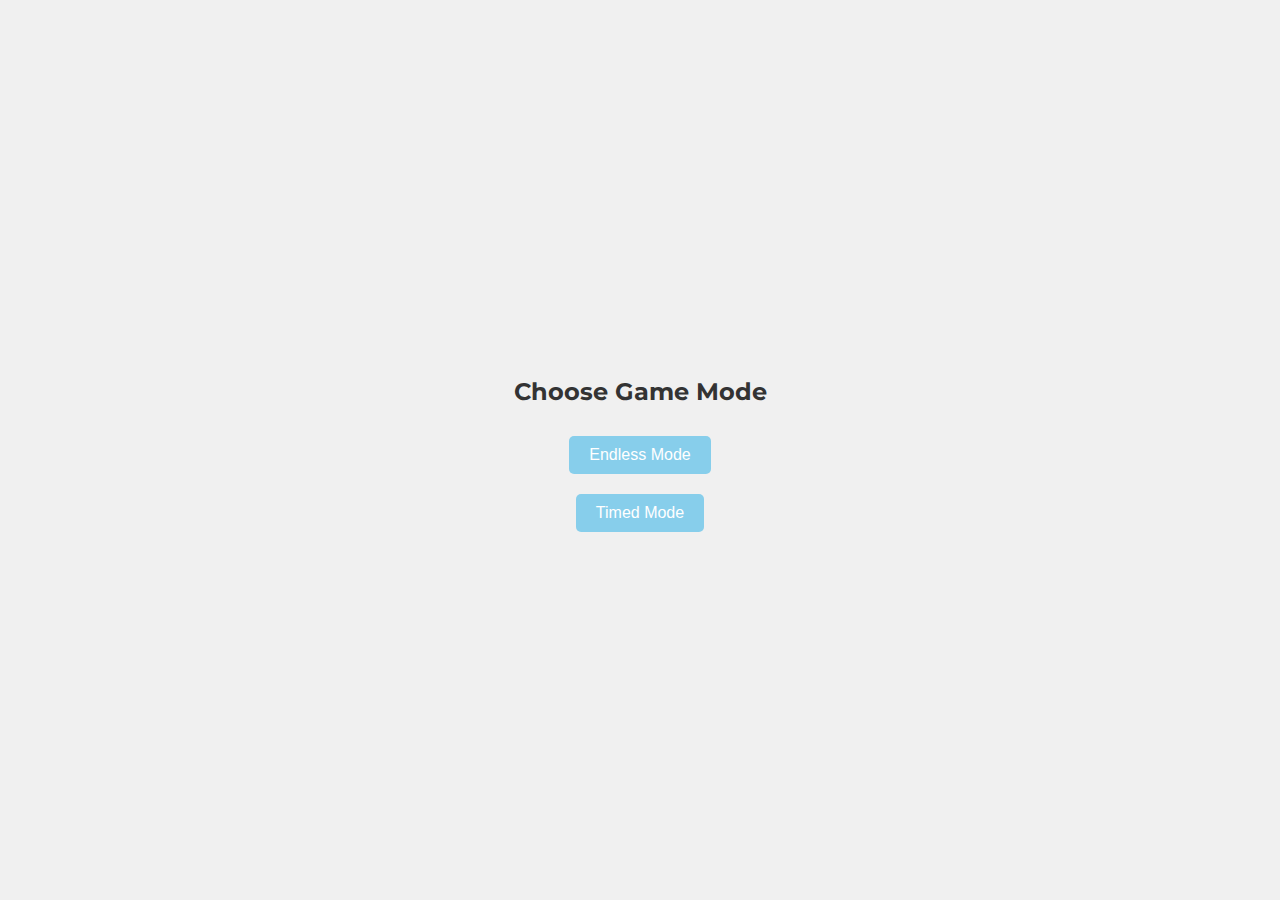
<file: index.html>
<!DOCTYPE html>
<html lang="en" dir="ltr">
  <head>
    <meta charset="utf-8">
    <title>Talha - Candy Crush</title>

    <!-- 👇🏻👇🏻👇🏻👇🏻👇🏻👇🏻👇🏻👇🏻👇🏻👇🏻👇🏻👇🏻👇🏻👇🏻👇🏻👇🏻👇🏻👇🏻👇🏻👇🏻👇🏻👇🏻👇🏻👇🏻👇🏻👇🏻👇🏻👇🏻👇🏻👇🏻👇🏻👇🏻👇🏻👇🏻👇🏻👇🏻👇🏻👇🏻👇🏻👇🏻👇🏻👇🏻👇🏻-->
    <!-- Also uploaded the demo of this code in a gif : https://c.tenor.com/x8v1oNUOmg4AAAAd/tenor.gif-->
    <!-- 👆🏻👆🏻👆🏻👆🏻👆🏻👆🏻👆🏻👆🏻👆🏻👆🏻👆🏻👆🏻👆🏻👆🏻👆🏻👆🏻👆🏻👆🏻👆🏻👆🏻👆🏻👆🏻👆🏻👆🏻👆🏻👆🏻👆🏻👆🏻👆🏻👆🏻👆🏻👆🏻👆🏻👆🏻👆🏻👆🏻👆🏻👆🏻👆🏻👆🏻👆🏻👆🏻👆🏻-->

    <!-- 👇🏻👇🏻👇🏻👇🏻👇🏻👇🏻👇🏻👇🏻👇🏻👇🏻👇🏻👇🏻👇🏻👇🏻👇🏻👇🏻👇🏻👇🏻👇🏻👇🏻👇🏻👇🏻👇🏻👇🏻👇🏻👇🏻👇🏻👇🏻👇🏻👇🏻👇🏻👇🏻👇🏻👇🏻👇🏻👇🏻👇🏻👇🏻👇🏻👇🏻👇🏻👇🏻👇🏻-->
    <!-- More html-css-js Games Calculators Games Cards Elements Projects on https://www.github.com/he-is-talha --> 
    <!-- 👆🏻👆🏻👆🏻👆🏻👆🏻👆🏻👆🏻👆🏻👆🏻👆🏻👆🏻👆🏻👆🏻👆🏻👆🏻👆🏻👆🏻👆🏻👆🏻👆🏻👆🏻👆🏻👆🏻👆🏻👆🏻👆🏻👆🏻👆🏻👆🏻👆🏻👆🏻👆🏻👆🏻👆🏻👆🏻👆🏻👆🏻👆🏻👆🏻👆🏻👆🏻👆🏻👆🏻-->

    <link rel="icon" href="https://i.ibb.co/M6KTWnf/pic.jpg">

    <link rel="stylesheet" href="style.css">
    <link href="https://fonts.googleapis.com/css?family=Montserrat:300,400&display=swap" rel="stylesheet">
    <script src="script.js" charset="utf-8"></script>
  </head>
  <body>
    <!-- Mode Selection Screen -->
    <div id="modeSelection">
      <h2>Choose Game Mode</h2>
      <button id="endlessMode">Endless Mode</button>
      <button id="timedMode">Timed Mode</button>
    </div>
    <!-- Scoreboard with Timer and Change Mode Button -->
    <div class="scoreBoard">
      <h3>score</h3>
      <h1 id="score">0</h1>
      <div id="timer"></div>
      <button id="changeMode">Change Mode</button>
    </div>
    <!-- Game Grid -->
    <div class="grid"></div>
  </body>
</html>
</file>
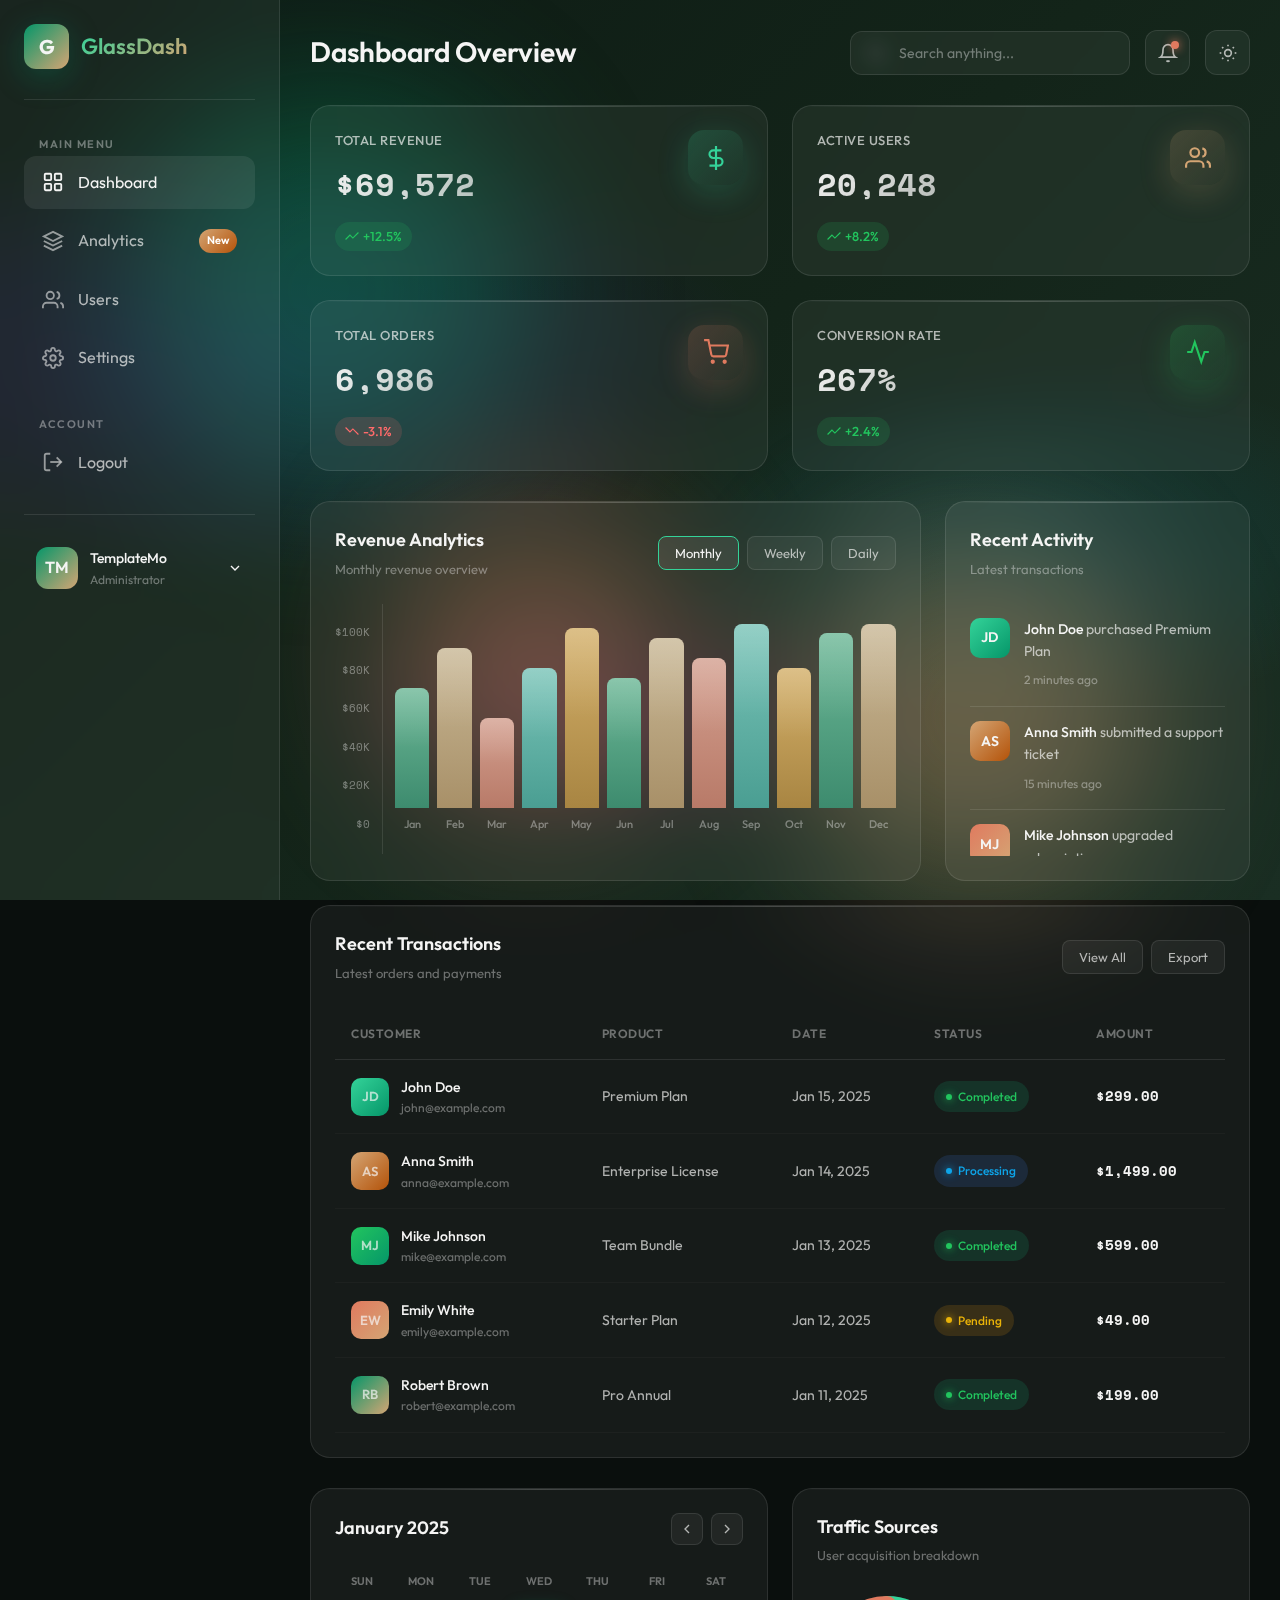
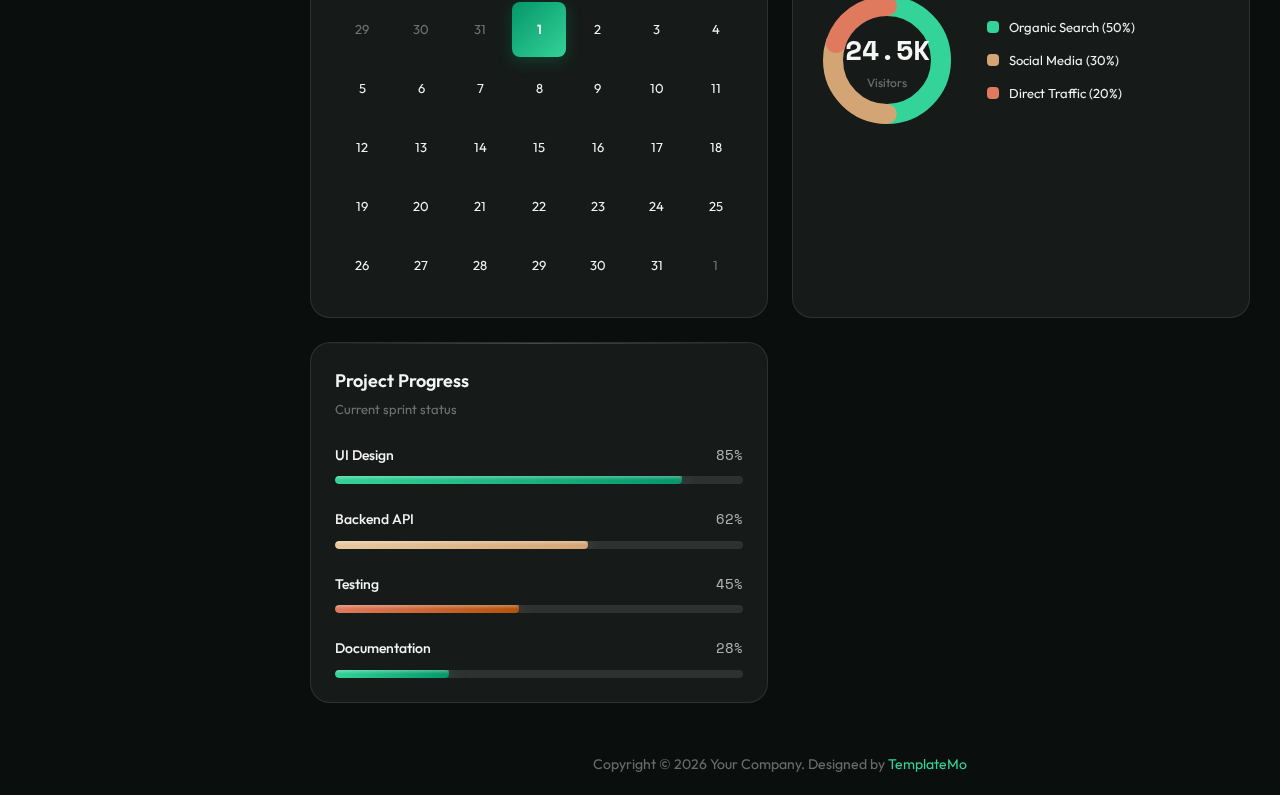
<file: glass/index.html>
<!DOCTYPE html>
<html lang="en">
<head>
    <meta charset="UTF-8">
    <meta name="viewport" content="width=device-width, initial-scale=1.0">
    <title>GlassAdmin Dashboard - 3D Glassmorphism Dashboard</title>
    <meta name="description" content="3D Glassmorphism Dashboard Template by TemplateMo">
    <link rel="preconnect" href="https://fonts.googleapis.com">
    <link rel="preconnect" href="https://fonts.gstatic.com" crossorigin>
    <link href="https://fonts.googleapis.com/css2?family=Outfit:wght@300;400;500;600;700&family=Space+Mono:wght@400;700&display=swap" rel="stylesheet">
    <link rel="stylesheet" href="templatemo-glass-admin-style.css">
    <!--

TemplateMo 607 Glass Admin

https://templatemo.com/tm-607-glass-admin

-->
</head>
<body>
    <!-- Animated Background -->
    <div class="background"></div>
    <div class="orb orb-1"></div>
    <div class="orb orb-2"></div>
    <div class="orb orb-3"></div>

    <div class="dashboard">
        <!-- Sidebar -->
        <aside class="sidebar" id="sidebar">
            <div class="sidebar-header">
                <div class="logo">G</div>
                <span class="logo-text">GlassDash</span>
            </div>

            <ul class="nav-menu">
                <li class="nav-section">
                    <span class="nav-section-title">Main Menu</span>
                    <ul>
                        <li class="nav-item">
                            <a href="index.html" class="nav-link active">
                                <svg class="nav-icon" viewBox="0 0 24 24" fill="none" stroke="currentColor" stroke-width="2">
                                    <rect x="3" y="3" width="7" height="7" rx="1"/>
                                    <rect x="14" y="3" width="7" height="7" rx="1"/>
                                    <rect x="3" y="14" width="7" height="7" rx="1"/>
                                    <rect x="14" y="14" width="7" height="7" rx="1"/>
                                </svg>
                                Dashboard
                            </a>
                        </li>
                        <li class="nav-item">
                            <a href="analytics.html" class="nav-link">
                                <svg class="nav-icon" viewBox="0 0 24 24" fill="none" stroke="currentColor" stroke-width="2">
                                    <path d="M12 2L2 7l10 5 10-5-10-5z"/>
                                    <path d="M2 17l10 5 10-5"/>
                                    <path d="M2 12l10 5 10-5"/>
                                </svg>
                                Analytics
                                <span class="nav-badge">New</span>
                            </a>
                        </li>
                        <li class="nav-item">
                            <a href="users.html" class="nav-link">
                                <svg class="nav-icon" viewBox="0 0 24 24" fill="none" stroke="currentColor" stroke-width="2">
                                    <path d="M17 21v-2a4 4 0 0 0-4-4H5a4 4 0 0 0-4 4v2"/>
                                    <circle cx="9" cy="7" r="4"/>
                                    <path d="M23 21v-2a4 4 0 0 0-3-3.87"/>
                                    <path d="M16 3.13a4 4 0 0 1 0 7.75"/>
                                </svg>
                                Users
                            </a>
                        </li>
                        <li class="nav-item">
                            <a href="settings.html" class="nav-link">
                                <svg class="nav-icon" viewBox="0 0 24 24" fill="none" stroke="currentColor" stroke-width="2">
                                    <circle cx="12" cy="12" r="3"/>
                                    <path d="M19.4 15a1.65 1.65 0 0 0 .33 1.82l.06.06a2 2 0 0 1 0 2.83 2 2 0 0 1-2.83 0l-.06-.06a1.65 1.65 0 0 0-1.82-.33 1.65 1.65 0 0 0-1 1.51V21a2 2 0 0 1-2 2 2 2 0 0 1-2-2v-.09A1.65 1.65 0 0 0 9 19.4a1.65 1.65 0 0 0-1.82.33l-.06.06a2 2 0 0 1-2.83 0 2 2 0 0 1 0-2.83l.06-.06a1.65 1.65 0 0 0 .33-1.82 1.65 1.65 0 0 0-1.51-1H3a2 2 0 0 1-2-2 2 2 0 0 1 2-2h.09A1.65 1.65 0 0 0 4.6 9a1.65 1.65 0 0 0-.33-1.82l-.06-.06a2 2 0 0 1 0-2.83 2 2 0 0 1 2.83 0l.06.06a1.65 1.65 0 0 0 1.82.33H9a1.65 1.65 0 0 0 1-1.51V3a2 2 0 0 1 2-2 2 2 0 0 1 2 2v.09a1.65 1.65 0 0 0 1 1.51 1.65 1.65 0 0 0 1.82-.33l.06-.06a2 2 0 0 1 2.83 0 2 2 0 0 1 0 2.83l-.06.06a1.65 1.65 0 0 0-.33 1.82V9a1.65 1.65 0 0 0 1.51 1H21a2 2 0 0 1 2 2 2 2 0 0 1-2 2h-.09a1.65 1.65 0 0 0-1.51 1z"/>
                                </svg>
                                Settings
                            </a>
                        </li>
                    </ul>
                </li>

                <li class="nav-section">
                    <span class="nav-section-title">Account</span>
                    <ul>
                        <li class="nav-item">
                            <a href="login.html" class="nav-link">
                                <svg class="nav-icon" viewBox="0 0 24 24" fill="none" stroke="currentColor" stroke-width="2">
                                    <path d="M9 21H5a2 2 0 0 1-2-2V5a2 2 0 0 1 2-2h4"/>
                                    <polyline points="16 17 21 12 16 7"/>
                                    <line x1="21" y1="12" x2="9" y2="12"/>
                                </svg>
                                Logout
                            </a>
                        </li>
                    </ul>
                </li>
            </ul>

            <div class="sidebar-footer">
                <div class="user-profile">
                    <div class="user-avatar">TM</div>
                    <div class="user-info">
                        <div class="user-name">TemplateMo</div>
                        <div class="user-role">Administrator</div>
                    </div>
                    <svg width="16" height="16" viewBox="0 0 24 24" fill="none" stroke="currentColor" stroke-width="2">
                        <polyline points="6 9 12 15 18 9"/>
                    </svg>
                </div>
            </div>
        </aside>

        <!-- Main Content -->
        <main class="main-content">
            <!-- Top Navbar -->
            <nav class="navbar">
                <h1 class="page-title">Dashboard Overview</h1>
                <div class="navbar-right">
                    <div class="search-box">
                        <svg class="search-icon" viewBox="0 0 24 24" fill="none" stroke="currentColor" stroke-width="2">
                            <circle cx="11" cy="11" r="8"/>
                            <line x1="21" y1="21" x2="16.65" y2="16.65"/>
                        </svg>
                        <input type="text" class="search-input" placeholder="Search anything...">
                    </div>
                    <button class="nav-btn">
                        <svg viewBox="0 0 24 24" fill="none" stroke="currentColor" stroke-width="2">
                            <path d="M18 8A6 6 0 0 0 6 8c0 7-3 9-3 9h18s-3-2-3-9"/>
                            <path d="M13.73 21a2 2 0 0 1-3.46 0"/>
                        </svg>
                        <span class="notification-dot"></span>
                    </button>
                    <button class="nav-btn" id="theme-toggle" title="Toggle Light/Dark Mode">
                        <svg class="icon-sun" viewBox="0 0 24 24" fill="none" stroke="currentColor" stroke-width="2">
                            <circle cx="12" cy="12" r="4"/>
                            <path d="M12 2v2"/><path d="M12 20v2"/>
                            <path d="M4.93 4.93l1.41 1.41"/><path d="M17.66 17.66l1.41 1.41"/>
                            <path d="M2 12h2"/><path d="M20 12h2"/>
                            <path d="M6.34 17.66l-1.41 1.41"/><path d="M19.07 4.93l-1.41 1.41"/>
                        </svg>
                        <svg class="icon-moon" viewBox="0 0 24 24" fill="none" stroke="currentColor" stroke-width="2" style="display: none;">
                            <path d="M21 12.79A9 9 0 1 1 11.21 3 7 7 0 0 0 21 12.79z"/>
                        </svg>
                    </button>
                </div>
            </nav>

            <!-- Stats Cards -->
            <section class="stats-grid">
                <div class="glass-card glass-card-3d stat-card">
                    <div class="stat-card-inner">
                        <div class="stat-info">
                            <h3>Total Revenue</h3>
                            <div class="stat-value">$84,254</div>
                            <span class="stat-change positive">
                                <svg width="14" height="14" viewBox="0 0 24 24" fill="none" stroke="currentColor" stroke-width="2"><polyline points="23 6 13.5 15.5 8.5 10.5 1 18"/></svg>
                                +12.5%
                            </span>
                        </div>
                        <div class="stat-icon cyan">
                            <svg viewBox="0 0 24 24" fill="none" stroke="var(--emerald-light)" stroke-width="2">
                                <line x1="12" y1="1" x2="12" y2="23"/><path d="M17 5H9.5a3.5 3.5 0 0 0 0 7h5a3.5 3.5 0 0 1 0 7H6"/>
                            </svg>
                        </div>
                    </div>
                </div>

                <div class="glass-card glass-card-3d stat-card">
                    <div class="stat-card-inner">
                        <div class="stat-info">
                            <h3>Active Users</h3>
                            <div class="stat-value">24,521</div>
                            <span class="stat-change positive">
                                <svg width="14" height="14" viewBox="0 0 24 24" fill="none" stroke="currentColor" stroke-width="2"><polyline points="23 6 13.5 15.5 8.5 10.5 1 18"/></svg>
                                +8.2%
                            </span>
                        </div>
                        <div class="stat-icon magenta">
                            <svg viewBox="0 0 24 24" fill="none" stroke="var(--gold)" stroke-width="2">
                                <path d="M17 21v-2a4 4 0 0 0-4-4H5a4 4 0 0 0-4 4v2"/><circle cx="9" cy="7" r="4"/>
                                <path d="M23 21v-2a4 4 0 0 0-3-3.87"/><path d="M16 3.13a4 4 0 0 1 0 7.75"/>
                            </svg>
                        </div>
                    </div>
                </div>

                <div class="glass-card glass-card-3d stat-card">
                    <div class="stat-card-inner">
                        <div class="stat-info">
                            <h3>Total Orders</h3>
                            <div class="stat-value">8,461</div>
                            <span class="stat-change negative">
                                <svg width="14" height="14" viewBox="0 0 24 24" fill="none" stroke="currentColor" stroke-width="2"><polyline points="23 18 13.5 8.5 8.5 13.5 1 6"/></svg>
                                -3.1%
                            </span>
                        </div>
                        <div class="stat-icon purple">
                            <svg viewBox="0 0 24 24" fill="none" stroke="var(--coral)" stroke-width="2">
                                <circle cx="9" cy="21" r="1"/><circle cx="20" cy="21" r="1"/>
                                <path d="M1 1h4l2.68 13.39a2 2 0 0 0 2 1.61h9.72a2 2 0 0 0 2-1.61L23 6H6"/>
                            </svg>
                        </div>
                    </div>
                </div>

                <div class="glass-card glass-card-3d stat-card">
                    <div class="stat-card-inner">
                        <div class="stat-info">
                            <h3>Conversion Rate</h3>
                            <div class="stat-value">3.24%</div>
                            <span class="stat-change positive">
                                <svg width="14" height="14" viewBox="0 0 24 24" fill="none" stroke="currentColor" stroke-width="2"><polyline points="23 6 13.5 15.5 8.5 10.5 1 18"/></svg>
                                +2.4%
                            </span>
                        </div>
                        <div class="stat-icon success">
                            <svg viewBox="0 0 24 24" fill="none" stroke="var(--success)" stroke-width="2">
                                <polyline points="22 12 18 12 15 21 9 3 6 12 2 12"/>
                            </svg>
                        </div>
                    </div>
                </div>
            </section>

            <!-- Content Grid -->
            <section class="content-grid">
                <!-- Chart Card -->
                <div class="glass-card chart-card">
                    <div class="card-header">
                        <div>
                            <h2 class="card-title">Revenue Analytics</h2>
                            <p class="card-subtitle">Monthly revenue overview</p>
                        </div>
                        <div class="card-actions">
                            <button class="card-btn active">Monthly</button>
                            <button class="card-btn">Weekly</button>
                            <button class="card-btn">Daily</button>
                        </div>
                    </div>
                    <div class="chart-wrapper">
                        <div class="chart-container">
                            <div class="chart-y-axis">
                                <span class="y-value">$100K</span>
                                <span class="y-value">$80K</span>
                                <span class="y-value">$60K</span>
                                <span class="y-value">$40K</span>
                                <span class="y-value">$20K</span>
                                <span class="y-value">$0</span>
                            </div>
                            <div class="chart-placeholder">
                                <div class="chart-bar-group"><div class="chart-bar bar-emerald" style="height: 120px;"></div><span class="chart-label">Jan</span></div>
                                <div class="chart-bar-group"><div class="chart-bar bar-gold" style="height: 160px;"></div><span class="chart-label">Feb</span></div>
                                <div class="chart-bar-group"><div class="chart-bar bar-coral" style="height: 90px;"></div><span class="chart-label">Mar</span></div>
                                <div class="chart-bar-group"><div class="chart-bar bar-teal" style="height: 140px;"></div><span class="chart-label">Apr</span></div>
                                <div class="chart-bar-group"><div class="chart-bar bar-amber" style="height: 180px;"></div><span class="chart-label">May</span></div>
                                <div class="chart-bar-group"><div class="chart-bar bar-emerald" style="height: 130px;"></div><span class="chart-label">Jun</span></div>
                                <div class="chart-bar-group"><div class="chart-bar bar-gold" style="height: 170px;"></div><span class="chart-label">Jul</span></div>
                                <div class="chart-bar-group"><div class="chart-bar bar-coral" style="height: 150px;"></div><span class="chart-label">Aug</span></div>
                                <div class="chart-bar-group"><div class="chart-bar bar-teal" style="height: 190px;"></div><span class="chart-label">Sep</span></div>
                                <div class="chart-bar-group"><div class="chart-bar bar-amber" style="height: 140px;"></div><span class="chart-label">Oct</span></div>
                                <div class="chart-bar-group"><div class="chart-bar bar-emerald" style="height: 175px;"></div><span class="chart-label">Nov</span></div>
                                <div class="chart-bar-group"><div class="chart-bar bar-gold" style="height: 200px;"></div><span class="chart-label">Dec</span></div>
                            </div>
                        </div>
                    </div>
                </div>

                <!-- Activity Feed -->
                <div class="glass-card activity-card">
                    <div class="card-header">
                        <div>
                            <h2 class="card-title">Recent Activity</h2>
                            <p class="card-subtitle">Latest transactions</p>
                        </div>
                    </div>
                    <div class="activity-list">
                        <div class="activity-item">
                            <div class="activity-avatar" style="background: linear-gradient(135deg, var(--emerald-light), var(--emerald));">JD</div>
                            <div class="activity-content">
                                <p class="activity-text"><strong>John Doe</strong> purchased Premium Plan</p>
                                <span class="activity-time">2 minutes ago</span>
                            </div>
                        </div>
                        <div class="activity-item">
                            <div class="activity-avatar" style="background: linear-gradient(135deg, var(--gold), var(--amber));">AS</div>
                            <div class="activity-content">
                                <p class="activity-text"><strong>Anna Smith</strong> submitted a support ticket</p>
                                <span class="activity-time">15 minutes ago</span>
                            </div>
                        </div>
                        <div class="activity-item">
                            <div class="activity-avatar" style="background: linear-gradient(135deg, var(--coral), var(--gold));">MJ</div>
                            <div class="activity-content">
                                <p class="activity-text"><strong>Mike Johnson</strong> upgraded subscription</p>
                                <span class="activity-time">1 hour ago</span>
                            </div>
                        </div>
                        <div class="activity-item">
                            <div class="activity-avatar" style="background: linear-gradient(135deg, var(--success), var(--emerald));">EW</div>
                            <div class="activity-content">
                                <p class="activity-text"><strong>Emily White</strong> completed onboarding</p>
                                <span class="activity-time">2 hours ago</span>
                            </div>
                        </div>
                        <div class="activity-item">
                            <div class="activity-avatar" style="background: linear-gradient(135deg, var(--warning), var(--gold));">RB</div>
                            <div class="activity-content">
                                <p class="activity-text"><strong>Robert Brown</strong> requested refund</p>
                                <span class="activity-time">3 hours ago</span>
                            </div>
                        </div>
                    </div>
                </div>

                <!-- Data Table -->
                <div class="glass-card table-card">
                    <div class="card-header">
                        <div>
                            <h2 class="card-title">Recent Transactions</h2>
                            <p class="card-subtitle">Latest orders and payments</p>
                        </div>
                        <div class="card-actions">
                            <button class="card-btn">View All</button>
                            <button class="card-btn">Export</button>
                        </div>
                    </div>
                    <div class="table-wrapper">
                        <table class="data-table">
                            <thead>
                                <tr>
                                    <th>Customer</th>
                                    <th>Product</th>
                                    <th>Date</th>
                                    <th>Status</th>
                                    <th>Amount</th>
                                </tr>
                            </thead>
                            <tbody>
                                <tr>
                                    <td><div class="table-user"><div class="table-avatar" style="background: linear-gradient(135deg, var(--emerald-light), var(--emerald));">JD</div><div class="table-user-info"><span class="table-user-name">John Doe</span><span class="table-user-email">john@example.com</span></div></div></td>
                                    <td>Premium Plan</td>
                                    <td>Jan 15, 2025</td>
                                    <td><span class="status-badge completed">Completed</span></td>
                                    <td><span class="table-amount">$299.00</span></td>
                                </tr>
                                <tr>
                                    <td><div class="table-user"><div class="table-avatar" style="background: linear-gradient(135deg, var(--gold), var(--amber));">AS</div><div class="table-user-info"><span class="table-user-name">Anna Smith</span><span class="table-user-email">anna@example.com</span></div></div></td>
                                    <td>Enterprise License</td>
                                    <td>Jan 14, 2025</td>
                                    <td><span class="status-badge processing">Processing</span></td>
                                    <td><span class="table-amount">$1,499.00</span></td>
                                </tr>
                                <tr>
                                    <td><div class="table-user"><div class="table-avatar" style="background: linear-gradient(135deg, var(--success), var(--emerald));">MJ</div><div class="table-user-info"><span class="table-user-name">Mike Johnson</span><span class="table-user-email">mike@example.com</span></div></div></td>
                                    <td>Team Bundle</td>
                                    <td>Jan 13, 2025</td>
                                    <td><span class="status-badge completed">Completed</span></td>
                                    <td><span class="table-amount">$599.00</span></td>
                                </tr>
                                <tr>
                                    <td><div class="table-user"><div class="table-avatar" style="background: linear-gradient(135deg, var(--coral), var(--gold));">EW</div><div class="table-user-info"><span class="table-user-name">Emily White</span><span class="table-user-email">emily@example.com</span></div></div></td>
                                    <td>Starter Plan</td>
                                    <td>Jan 12, 2025</td>
                                    <td><span class="status-badge pending">Pending</span></td>
                                    <td><span class="table-amount">$49.00</span></td>
                                </tr>
                                <tr>
                                    <td><div class="table-user"><div class="table-avatar" style="background: linear-gradient(135deg, var(--emerald), var(--gold));">RB</div><div class="table-user-info"><span class="table-user-name">Robert Brown</span><span class="table-user-email">robert@example.com</span></div></div></td>
                                    <td>Pro Annual</td>
                                    <td>Jan 11, 2025</td>
                                    <td><span class="status-badge completed">Completed</span></td>
                                    <td><span class="table-amount">$199.00</span></td>
                                </tr>
                            </tbody>
                        </table>
                    </div>
                </div>
            </section>

            <!-- Bottom Grid -->
            <section class="bottom-grid">
                <!-- Calendar Widget -->
                <div class="glass-card">
                    <div class="calendar-header">
                        <h2 class="card-title">January 2025</h2>
                        <div class="calendar-nav">
                            <button class="calendar-nav-btn"><svg viewBox="0 0 24 24" fill="none" stroke="currentColor" stroke-width="2"><polyline points="15 18 9 12 15 6"/></svg></button>
                            <button class="calendar-nav-btn"><svg viewBox="0 0 24 24" fill="none" stroke="currentColor" stroke-width="2"><polyline points="9 18 15 12 9 6"/></svg></button>
                        </div>
                    </div>
                    <div class="calendar-grid">
                        <span class="calendar-day-name">Sun</span><span class="calendar-day-name">Mon</span><span class="calendar-day-name">Tue</span><span class="calendar-day-name">Wed</span><span class="calendar-day-name">Thu</span><span class="calendar-day-name">Fri</span><span class="calendar-day-name">Sat</span>
                        <span class="calendar-day other-month">29</span><span class="calendar-day other-month">30</span><span class="calendar-day other-month">31</span><span class="calendar-day today">1</span><span class="calendar-day">2</span><span class="calendar-day">3</span><span class="calendar-day">4</span>
                        <span class="calendar-day">5</span><span class="calendar-day">6</span><span class="calendar-day">7</span><span class="calendar-day">8</span><span class="calendar-day">9</span><span class="calendar-day">10</span><span class="calendar-day">11</span>
                        <span class="calendar-day">12</span><span class="calendar-day">13</span><span class="calendar-day">14</span><span class="calendar-day">15</span><span class="calendar-day">16</span><span class="calendar-day">17</span><span class="calendar-day">18</span>
                        <span class="calendar-day">19</span><span class="calendar-day">20</span><span class="calendar-day">21</span><span class="calendar-day">22</span><span class="calendar-day">23</span><span class="calendar-day">24</span><span class="calendar-day">25</span>
                        <span class="calendar-day">26</span><span class="calendar-day">27</span><span class="calendar-day">28</span><span class="calendar-day">29</span><span class="calendar-day">30</span><span class="calendar-day">31</span><span class="calendar-day other-month">1</span>
                    </div>
                </div>

                <!-- Donut Chart -->
                <div class="glass-card">
                    <div class="card-header">
                        <div>
                            <h2 class="card-title">Traffic Sources</h2>
                            <p class="card-subtitle">User acquisition breakdown</p>
                        </div>
                    </div>
                    <div class="donut-container">
                        <div class="donut-chart">
                            <svg width="140" height="140" viewBox="0 0 140 140">
                                <circle class="donut-bg" cx="70" cy="70" r="54"/>
                                <circle class="donut-segment" cx="70" cy="70" r="54" stroke="var(--emerald-light)" stroke-dasharray="169.6 339.3" stroke-dashoffset="0"/>
                                <circle class="donut-segment" cx="70" cy="70" r="54" stroke="var(--gold)" stroke-dasharray="101.8 339.3" stroke-dashoffset="-169.6"/>
                                <circle class="donut-segment" cx="70" cy="70" r="54" stroke="var(--coral)" stroke-dasharray="67.9 339.3" stroke-dashoffset="-271.4"/>
                            </svg>
                            <div class="donut-center">
                                <div class="donut-value">24.5K</div>
                                <div class="donut-label">Visitors</div>
                            </div>
                        </div>
                        <div class="donut-legend">
                            <div class="legend-item"><span class="legend-color cyan"></span><span>Organic Search (50%)</span></div>
                            <div class="legend-item"><span class="legend-color magenta"></span><span>Social Media (30%)</span></div>
                            <div class="legend-item"><span class="legend-color purple"></span><span>Direct Traffic (20%)</span></div>
                        </div>
                    </div>
                </div>

                <!-- Progress Card -->
                <div class="glass-card progress-card">
                    <div class="card-header">
                        <div>
                            <h2 class="card-title">Project Progress</h2>
                            <p class="card-subtitle">Current sprint status</p>
                        </div>
                    </div>
                    <div class="progress-item">
                        <div class="progress-header"><span class="progress-label">UI Design</span><span class="progress-value">85%</span></div>
                        <div class="progress-bar"><div class="progress-fill cyan" style="width: 85%;"></div></div>
                    </div>
                    <div class="progress-item">
                        <div class="progress-header"><span class="progress-label">Backend API</span><span class="progress-value">62%</span></div>
                        <div class="progress-bar"><div class="progress-fill magenta" style="width: 62%;"></div></div>
                    </div>
                    <div class="progress-item">
                        <div class="progress-header"><span class="progress-label">Testing</span><span class="progress-value">45%</span></div>
                        <div class="progress-bar"><div class="progress-fill purple" style="width: 45%;"></div></div>
                    </div>
                    <div class="progress-item">
                        <div class="progress-header"><span class="progress-label">Documentation</span><span class="progress-value">28%</span></div>
                        <div class="progress-bar"><div class="progress-fill cyan" style="width: 28%;"></div></div>
                    </div>
                </div>
            </section>
        </main>
    </div>

    <!-- Mobile Menu Toggle -->
    <button class="mobile-menu-toggle">
        <svg viewBox="0 0 24 24" fill="none" stroke="currentColor" stroke-width="2">
            <line x1="3" y1="12" x2="21" y2="12"/><line x1="3" y1="6" x2="21" y2="6"/><line x1="3" y1="18" x2="21" y2="18"/>
        </svg>
    </button>

    <!-- Footer -->
    <footer class="site-footer">
        <p>Copyright © 2026 Your Company. Designed by <a href="https://templatemo.com" target="_blank" rel="nofollow">TemplateMo</a></p>
    </footer>

    <script src="templatemo-glass-admin-script.js"></script>
    <!-- TemplateMo 607 Glass Admin -->
</body>
</html>
</file>
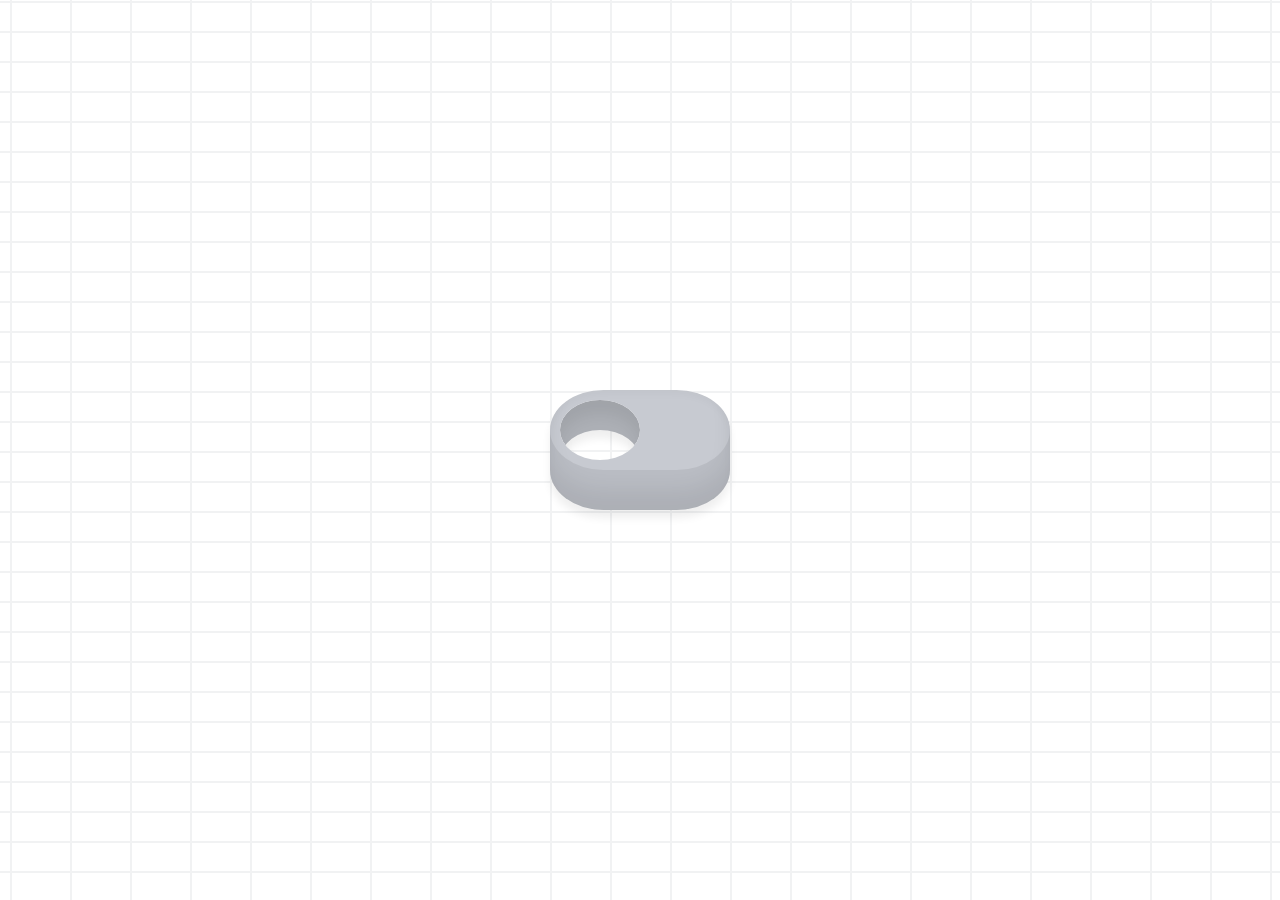
<file: animations.html>
<!DOCTYPE html>
<html lang="de">
<head>
    <meta charset="UTF-8">
    <meta name="viewport" content="width=device-width, initial-scale=1.0">
    <title>Animationen</title>
</head>
<body>

  <input class="pristine" type="checkbox" name="toggle" value="on">



  
  <style>
	  /* ===================================
   🚫 Text markieren & Long-Press aus
=================================== */
* {
  -webkit-user-select: none;
  -webkit-touch-callout: none;
  user-select: none;
  -webkit-tap-highlight-color: transparent;
}

/* Inputs dürfen natürlich weiterhin Text auswählen */
input, textarea {
  -webkit-user-select: text;
  user-select: text;
}
	  
    * {
	border: 0;
	box-sizing: border-box;
	margin: 0;
	padding: 0;
}
body, input {
	font: 80px/1.5 sans-serif;
}
body, input[type=checkbox]:before {
	background-image:
		linear-gradient(90deg,#f1f2f3 2px,#f1f2f300 2px),
		linear-gradient(#f1f2f3 2px,#fff 2px);
	background-repeat: repeat;
	background-size: 0.75em 0.375em;
}
body {
	background-position: 50% calc(50% + 0.2em);
	display: grid;
	place-items: center;
	height: 100vh;
	overflow:hidden;
}
input[type=checkbox] {
	--off: #c7cad1;
	--mid: #829ad6;
	--on: #255ff4;
	--transDur: 0.5s;
	--timing: cubic-bezier(0.6,0,0.4,1);
	animation: bgOff var(--transDur) var(--timing);
	background-color: var(--off);
	border-radius: 0.67em / 0.5em;
	box-shadow:
		0 0.05em 0.1em #00000007 inset,
		0 -0.25em 0.25em #0001 inset,
		0 -0.5em 0 #0001 inset,
		0 0.1em 0.1em #0001;
	cursor: pointer;
	position: relative;
	width: 2.25em;
	height: 1.5em;
	-webkit-appearance: none;
	appearance: none;
	-webkit-tap-highlight-color: transparent;
}
input[type=checkbox]:before {
	animation: handleOff var(--transDur) var(--timing);
	background-attachment: fixed;
	background-position: 50% calc(50% - 0.1875em);
	border-radius: 0.5em / 0.375em;
	box-shadow:
		0 0.175em 0.175em 0 #0001 inset,
		0 0.375em 0 #0002 inset,
		0 0.375em 0 var(--off) inset,
		0 0.475em 0.1em #0001 inset;
	content: "";
	display: block;
	position: absolute;
	top: 0.125em;
	left: 0.125em;
	width: 1em;
	height: 0.75em;
}
input[type=checkbox]:checked {
	animation: bgOn var(--transDur) var(--timing) forwards;
}
input[type=checkbox]:checked:before {
	animation: handleOn var(--transDur) var(--timing) forwards;
}
input[type=checkbox]:focus {
	outline: none;
}
input[type=checkbox].pristine, input[type=checkbox].pristine:before {
	animation: none;
}
/* Dark mode */
@media (prefers-color-scheme: dark) {
	body, input[type=checkbox]:before {
		background-image:
			linear-gradient(90deg,#3a3d46 2px,#3a3d4600 2px),
			linear-gradient(#3a3d46 2px,#2e3138 2px);
	}
	input[type=checkbox] {
		--off: #5c6270;
		--mid: #3d5fb6;
	}
}
/* Animations */
@keyframes bgOff {
	from {
		background-color: var(--on);
	}
	50% {
		background-color: var(--mid);
	}
	to {
		background-color: var(--off);
	}
}
@keyframes bgOn {
	from {
		background-color: var(--off);
	}
	50% {
		background-color: var(--mid);
	}
	to {
		background-color: var(--on);
	}
}
@keyframes handleOff {
	from {
		box-shadow:
			0 0.175em 0.175em 0 #0001 inset,
			0 0.375em 0 #0002 inset,
			0 0.375em 0 var(--on) inset,
			0 0.475em 0.1em #0001 inset;
		left: 1.125em;
		width: 1em;
	}
	50% {
		box-shadow:
			0 0.175em 0.175em 0 #0001 inset,
			0 0.375em 0 #0002 inset,
			0 0.375em 0 var(--mid) inset,
			0 0.475em 0.1em #0001 inset;
		left: 0.125em;
		width: 2em;
	}
	to {
		box-shadow:
			0 0.175em 0.175em 0 #0001 inset,
			0 0.375em 0 #0002 inset,
			0 0.375em 0 var(--off) inset,
			0 0.475em 0.1em #0001 inset;
		left: 0.125em;
		width: 1em;
	}
}
@keyframes handleOn {
	from {
		box-shadow:
			0 0.175em 0.175em 0 #0001 inset,
			0 0.375em 0 #0002 inset,
			0 0.375em 0 var(--off) inset,
			0 0.475em 0.1em #0001 inset;
		left: 0.125em;
		width: 1em;
	}
	50% {
		box-shadow:
			0 0.175em 0.175em 0 #0001 inset,
			0 0.375em 0 #0002 inset,
			0 0.375em 0 var(--mid) inset,
			0 0.475em 0.1em #0001 inset;
		left: 0.125em;
		width: 2em;
	}
	to {
		box-shadow:
			0 0.175em 0.175em 0 #0001 inset,
			0 0.375em 0 #0002 inset,
			0 0.375em 0 var(--on) inset,
			0 0.475em 0.1em #0001 inset;
		left: 1.125em;
		width: 1em;
	}
}
  </style>


  <script>
    // for removing the `pristine` class that prevents CSS animation on load
document.addEventListener("click",e => {
	let tar = e.target;
	if (tar.name == "toggle")
		tar.removeAttribute("class");
});
  </script>
</body>
</html>
</file>
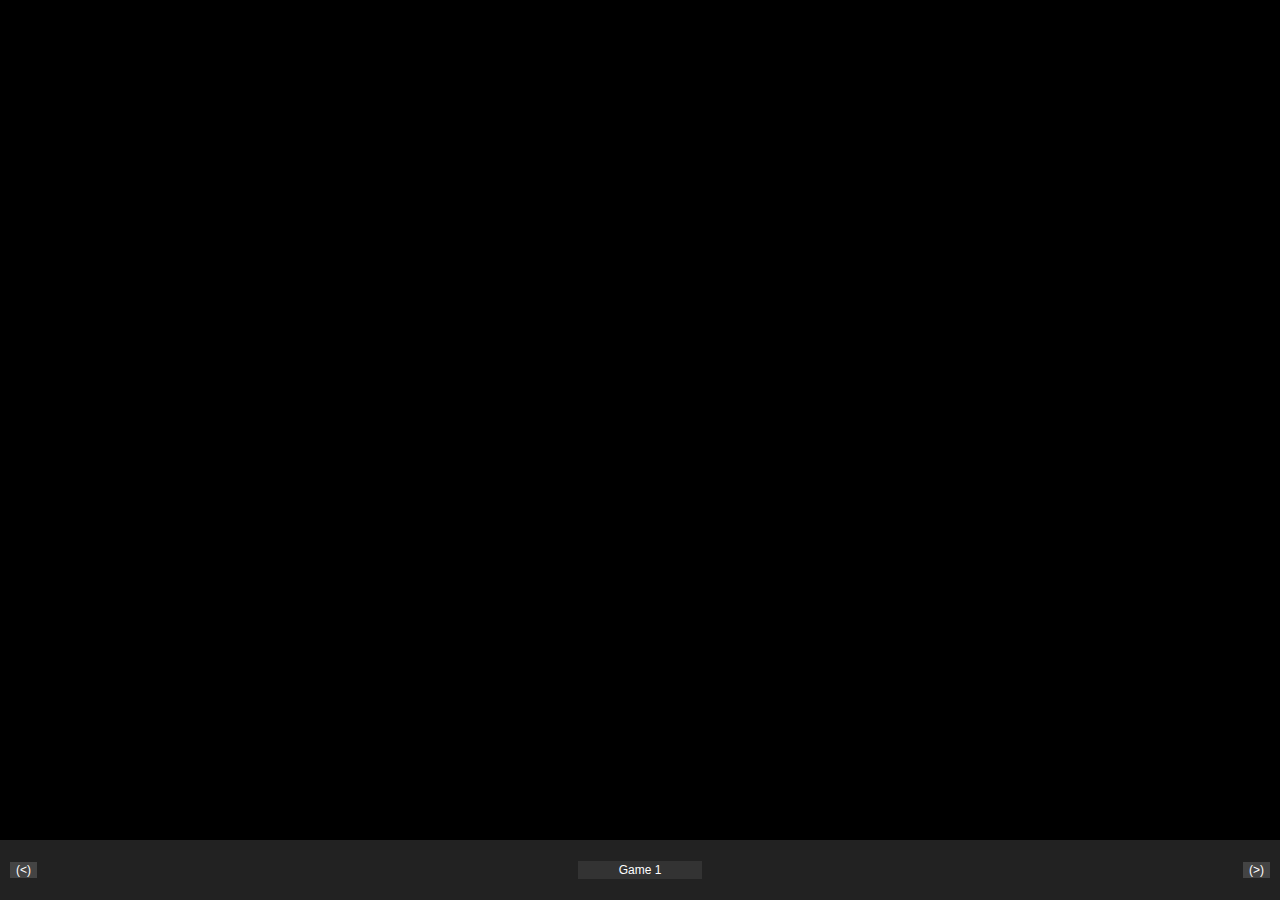
<file: test.html>
<!DOCTYPE html>
<html lang="de">
<head>
    <meta charset="UTF-8">
    <meta name="viewport" content="width=device-width, initial-scale=1.0">
    <title>Test</title>
</head>
<body>
  
  <div class="game game1">
    <script src="https://cdn.htmlgames.com/embed.js?game=RedAndGreen2&bgcolor=white"></script>
  </div>

  <!-- Beispiel: weitere Spiele -->
  <div class="game game2" style="display:none;">
     <script src="https://cdn.htmlgames.com/embed.js?game=GoldMine&amp;bgcolor=white"></script>
  </div>

  <div class="game game3" style="display:none;">
      <script src="https://cdn.htmlgames.com/embed.js?game=TrafficControl&amp;bgcolor=white"></script>
  </div>

   <div class="game game4" style="display:none;"> 
      <script src="https://cdn.htmlgames.com/embed.js?game=HappyBird&amp;bgcolor=white"></script>
   </div>


  <div class="navbar">
      <button id="prevBtn">(&lt;)</button>
      <input id="gameName" type="text" readonly>
      <button id="nextBtn">(&gt;)</button>
  </div>

    <style>
        body {
            overflow: hidden;
            background: black;
            margin: 0;
            padding: 0;
        }

        .game {
            width: 100%;
            height: calc(100vh - 60px);
        }

        .navbar {
            position: fixed;
            bottom: 0;
            left: 0;
            width: 100%;
            height: 60px;
            background: #222;
            display: flex;
            align-items: center;
            justify-content: space-between;
            padding: 0 10px;
            box-sizing: border-box;
            color: white;
            font-family: sans-serif;
        }

        .navbar button {
            background: #444;
            color: white;
            border: none;
            height: 16px;
            padding: 0 6px;
            cursor: pointer;
            font-size: 12px;
        }

        .navbar input {
            width: 120px;
            text-align: center;
            background: #333;
            color: white;
            border: none;
            height: 16px;
            font-size: 12px;
        }
    </style>

    <script>
        const games = document.querySelectorAll('.game');
        const gameNameField = document.getElementById('gameName');

        let currentIndex = 0;

        function updateGame() {
            games.forEach((g, i) => {
                g.style.display = i === currentIndex ? 'block' : 'none';
            });

            gameNameField.value = "Game " + (currentIndex + 1);
        }

        document.getElementById('prevBtn').onclick = () => {
            currentIndex = (currentIndex - 1 + games.length) % games.length;
            updateGame();
        };

        document.getElementById('nextBtn').onclick = () => {
            currentIndex = (currentIndex + 1) % games.length;
            updateGame();
        };

        updateGame();
    </script>

</body>
</html>
</file>
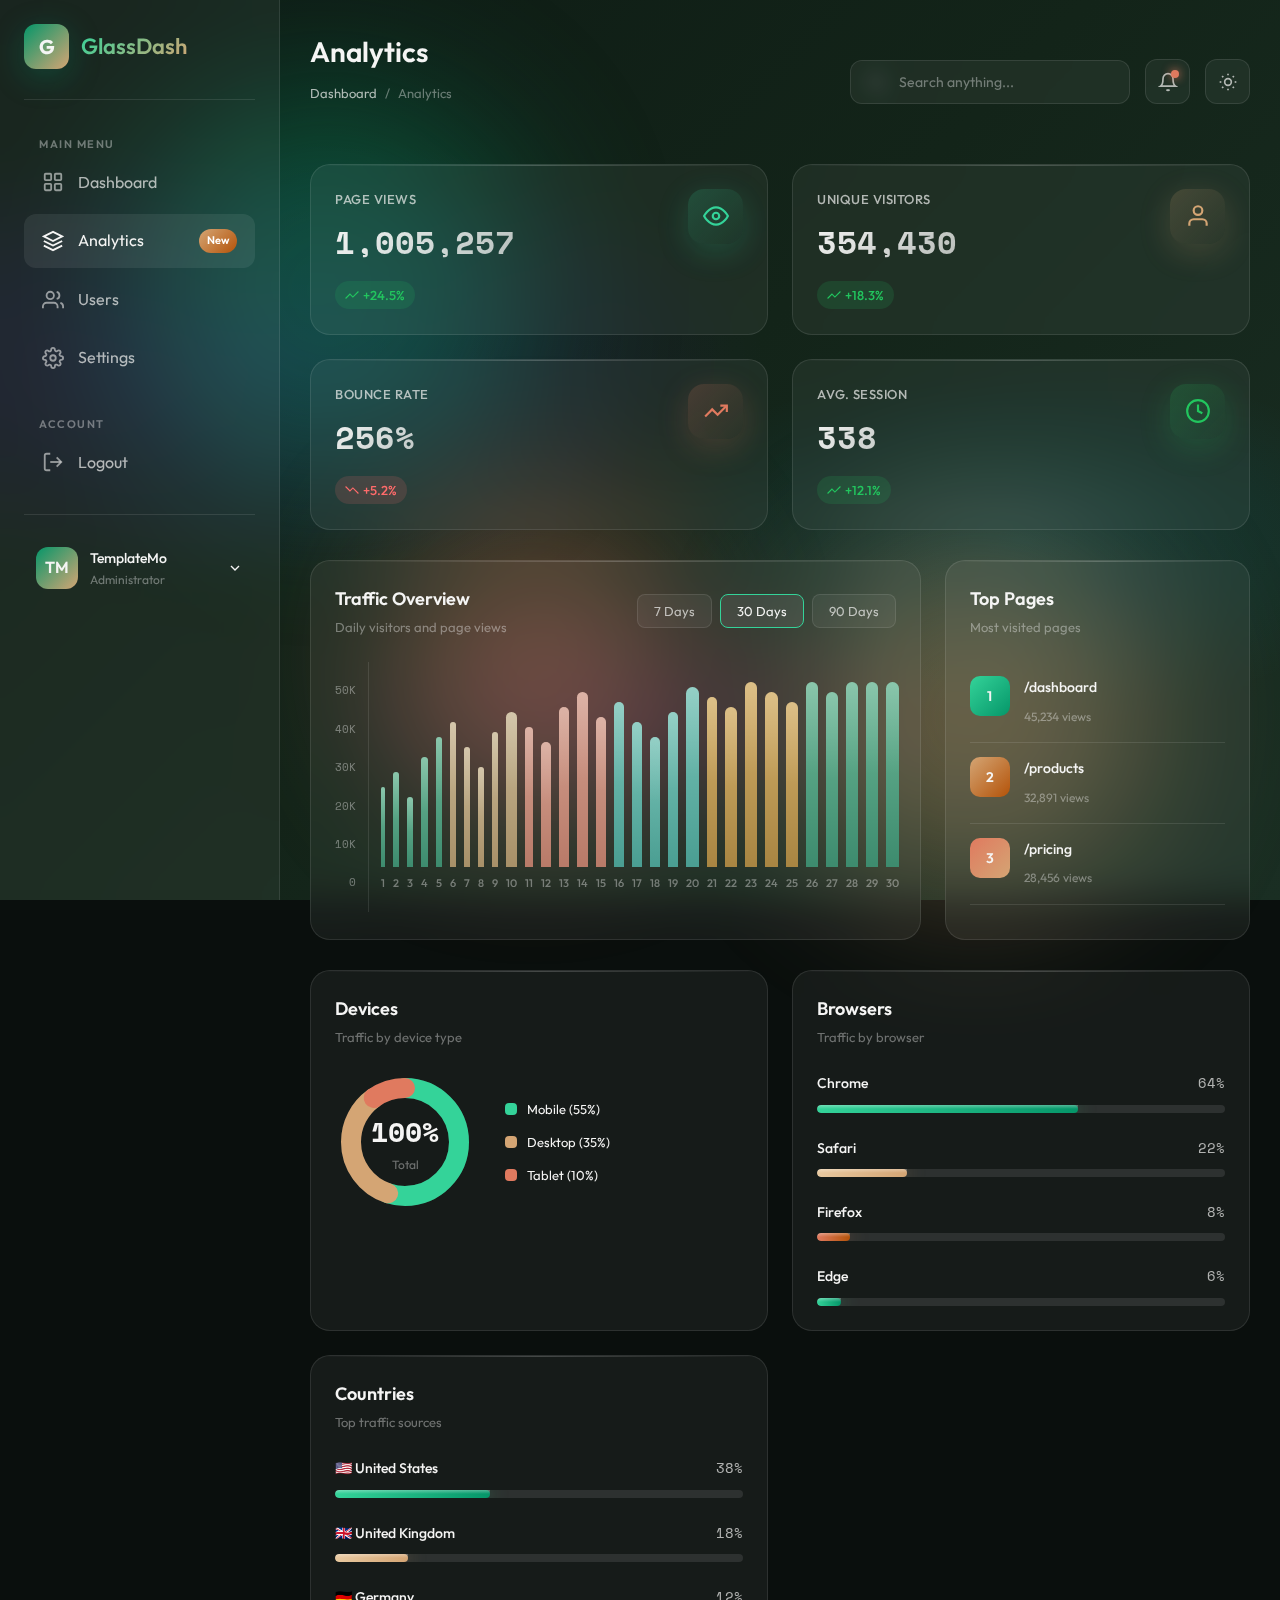
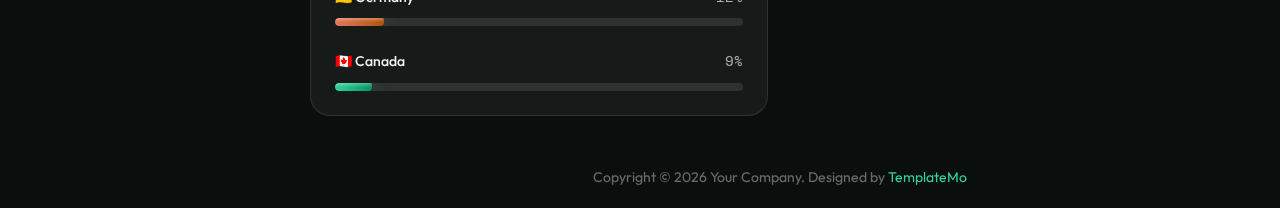
<file: glass/analytics.html>
<!DOCTYPE html>
<html lang="en">
<head>
    <meta charset="UTF-8">
    <meta name="viewport" content="width=device-width, initial-scale=1.0">
    <title>Analytics - 3D Glassmorphism Dashboard</title>
    <meta name="description" content="3D Glassmorphism Dashboard Template by TemplateMo">
    <link rel="preconnect" href="https://fonts.googleapis.com">
    <link rel="preconnect" href="https://fonts.gstatic.com" crossorigin>
    <link href="https://fonts.googleapis.com/css2?family=Outfit:wght@300;400;500;600;700&family=Space+Mono:wght@400;700&display=swap" rel="stylesheet">
    <link rel="stylesheet" href="templatemo-glass-admin-style.css">
    <!--

TemplateMo 607 Glass Admin

https://templatemo.com/tm-607-glass-admin

-->
</head>
<body>
    <!-- Animated Background -->
    <div class="background"></div>
    <div class="orb orb-1"></div>
    <div class="orb orb-2"></div>
    <div class="orb orb-3"></div>

    <div class="dashboard">
        <!-- Sidebar -->
        <aside class="sidebar" id="sidebar">
            <div class="sidebar-header">
                <div class="logo">G</div>
                <span class="logo-text">GlassDash</span>
            </div>

            <ul class="nav-menu">
                <li class="nav-section">
                    <span class="nav-section-title">Main Menu</span>
                    <ul>
                        <li class="nav-item">
                            <a href="index.html" class="nav-link">
                                <svg class="nav-icon" viewBox="0 0 24 24" fill="none" stroke="currentColor" stroke-width="2">
                                    <rect x="3" y="3" width="7" height="7" rx="1"/><rect x="14" y="3" width="7" height="7" rx="1"/>
                                    <rect x="3" y="14" width="7" height="7" rx="1"/><rect x="14" y="14" width="7" height="7" rx="1"/>
                                </svg>
                                Dashboard
                            </a>
                        </li>
                        <li class="nav-item">
                            <a href="analytics.html" class="nav-link active">
                                <svg class="nav-icon" viewBox="0 0 24 24" fill="none" stroke="currentColor" stroke-width="2">
                                    <path d="M12 2L2 7l10 5 10-5-10-5z"/><path d="M2 17l10 5 10-5"/><path d="M2 12l10 5 10-5"/>
                                </svg>
                                Analytics
                                <span class="nav-badge">New</span>
                            </a>
                        </li>
                        <li class="nav-item">
                            <a href="users.html" class="nav-link">
                                <svg class="nav-icon" viewBox="0 0 24 24" fill="none" stroke="currentColor" stroke-width="2">
                                    <path d="M17 21v-2a4 4 0 0 0-4-4H5a4 4 0 0 0-4 4v2"/><circle cx="9" cy="7" r="4"/>
                                    <path d="M23 21v-2a4 4 0 0 0-3-3.87"/><path d="M16 3.13a4 4 0 0 1 0 7.75"/>
                                </svg>
                                Users
                            </a>
                        </li>
                        <li class="nav-item">
                            <a href="settings.html" class="nav-link">
                                <svg class="nav-icon" viewBox="0 0 24 24" fill="none" stroke="currentColor" stroke-width="2">
                                    <circle cx="12" cy="12" r="3"/>
                                    <path d="M19.4 15a1.65 1.65 0 0 0 .33 1.82l.06.06a2 2 0 0 1 0 2.83 2 2 0 0 1-2.83 0l-.06-.06a1.65 1.65 0 0 0-1.82-.33 1.65 1.65 0 0 0-1 1.51V21a2 2 0 0 1-2 2 2 2 0 0 1-2-2v-.09A1.65 1.65 0 0 0 9 19.4a1.65 1.65 0 0 0-1.82.33l-.06.06a2 2 0 0 1-2.83 0 2 2 0 0 1 0-2.83l.06-.06a1.65 1.65 0 0 0 .33-1.82 1.65 1.65 0 0 0-1.51-1H3a2 2 0 0 1-2-2 2 2 0 0 1 2-2h.09A1.65 1.65 0 0 0 4.6 9a1.65 1.65 0 0 0-.33-1.82l-.06-.06a2 2 0 0 1 0-2.83 2 2 0 0 1 2.83 0l.06.06a1.65 1.65 0 0 0 1.82.33H9a1.65 1.65 0 0 0 1-1.51V3a2 2 0 0 1 2-2 2 2 0 0 1 2 2v.09a1.65 1.65 0 0 0 1 1.51 1.65 1.65 0 0 0 1.82-.33l.06-.06a2 2 0 0 1 2.83 0 2 2 0 0 1 0 2.83l-.06.06a1.65 1.65 0 0 0-.33 1.82V9a1.65 1.65 0 0 0 1.51 1H21a2 2 0 0 1 2 2 2 2 0 0 1-2 2h-.09a1.65 1.65 0 0 0-1.51 1z"/>
                                </svg>
                                Settings
                            </a>
                        </li>
                    </ul>
                </li>

                <li class="nav-section">
                    <span class="nav-section-title">Account</span>
                    <ul>
                        <li class="nav-item">
                            <a href="login.html" class="nav-link">
                                <svg class="nav-icon" viewBox="0 0 24 24" fill="none" stroke="currentColor" stroke-width="2">
                                    <path d="M9 21H5a2 2 0 0 1-2-2V5a2 2 0 0 1 2-2h4"/>
                                    <polyline points="16 17 21 12 16 7"/><line x1="21" y1="12" x2="9" y2="12"/>
                                </svg>
                                Logout
                            </a>
                        </li>
                    </ul>
                </li>
            </ul>

            <div class="sidebar-footer">
                <div class="user-profile">
                    <div class="user-avatar">TM</div>
                    <div class="user-info">
                        <div class="user-name">TemplateMo</div>
                        <div class="user-role">Administrator</div>
                    </div>
                    <svg width="16" height="16" viewBox="0 0 24 24" fill="none" stroke="currentColor" stroke-width="2">
                        <polyline points="6 9 12 15 18 9"/>
                    </svg>
                </div>
            </div>
        </aside>

        <!-- Main Content -->
        <main class="main-content">
            <!-- Top Navbar -->
            <nav class="navbar">
                <div class="page-header">
                    <h1 class="page-title">Analytics</h1>
                    <div class="page-breadcrumb">
                        <a href="index.html">Dashboard</a>
                        <span>/</span>
                        <span>Analytics</span>
                    </div>
                </div>
                <div class="navbar-right">
                    <div class="search-box">
                        <svg class="search-icon" viewBox="0 0 24 24" fill="none" stroke="currentColor" stroke-width="2">
                            <circle cx="11" cy="11" r="8"/><line x1="21" y1="21" x2="16.65" y2="16.65"/>
                        </svg>
                        <input type="text" class="search-input" placeholder="Search anything...">
                    </div>
                    <button class="nav-btn">
                        <svg viewBox="0 0 24 24" fill="none" stroke="currentColor" stroke-width="2">
                            <path d="M18 8A6 6 0 0 0 6 8c0 7-3 9-3 9h18s-3-2-3-9"/><path d="M13.73 21a2 2 0 0 1-3.46 0"/>
                        </svg>
                        <span class="notification-dot"></span>
                    </button>
                    <button class="nav-btn" id="theme-toggle" title="Toggle Light/Dark Mode">
                        <svg class="icon-sun" viewBox="0 0 24 24" fill="none" stroke="currentColor" stroke-width="2">
                            <circle cx="12" cy="12" r="4"/><path d="M12 2v2"/><path d="M12 20v2"/>
                            <path d="M4.93 4.93l1.41 1.41"/><path d="M17.66 17.66l1.41 1.41"/>
                            <path d="M2 12h2"/><path d="M20 12h2"/>
                            <path d="M6.34 17.66l-1.41 1.41"/><path d="M19.07 4.93l-1.41 1.41"/>
                        </svg>
                        <svg class="icon-moon" viewBox="0 0 24 24" fill="none" stroke="currentColor" stroke-width="2" style="display: none;">
                            <path d="M21 12.79A9 9 0 1 1 11.21 3 7 7 0 0 0 21 12.79z"/>
                        </svg>
                    </button>
                </div>
            </nav>

            <!-- Stats Cards -->
            <section class="stats-grid">
                <div class="glass-card glass-card-3d stat-card">
                    <div class="stat-card-inner">
                        <div class="stat-info">
                            <h3>Page Views</h3>
                            <div class="stat-value">1,284,521</div>
                            <span class="stat-change positive">
                                <svg width="14" height="14" viewBox="0 0 24 24" fill="none" stroke="currentColor" stroke-width="2"><polyline points="23 6 13.5 15.5 8.5 10.5 1 18"/></svg>
                                +24.5%
                            </span>
                        </div>
                        <div class="stat-icon cyan">
                            <svg viewBox="0 0 24 24" fill="none" stroke="var(--emerald-light)" stroke-width="2">
                                <path d="M1 12s4-8 11-8 11 8 11 8-4 8-11 8-11-8-11-8z"/><circle cx="12" cy="12" r="3"/>
                            </svg>
                        </div>
                    </div>
                </div>

                <div class="glass-card glass-card-3d stat-card">
                    <div class="stat-card-inner">
                        <div class="stat-info">
                            <h3>Unique Visitors</h3>
                            <div class="stat-value">452,892</div>
                            <span class="stat-change positive">
                                <svg width="14" height="14" viewBox="0 0 24 24" fill="none" stroke="currentColor" stroke-width="2"><polyline points="23 6 13.5 15.5 8.5 10.5 1 18"/></svg>
                                +18.3%
                            </span>
                        </div>
                        <div class="stat-icon magenta">
                            <svg viewBox="0 0 24 24" fill="none" stroke="var(--gold)" stroke-width="2">
                                <path d="M20 21v-2a4 4 0 0 0-4-4H8a4 4 0 0 0-4 4v2"/><circle cx="12" cy="7" r="4"/>
                            </svg>
                        </div>
                    </div>
                </div>

                <div class="glass-card glass-card-3d stat-card">
                    <div class="stat-card-inner">
                        <div class="stat-info">
                            <h3>Bounce Rate</h3>
                            <div class="stat-value">32.8%</div>
                            <span class="stat-change negative">
                                <svg width="14" height="14" viewBox="0 0 24 24" fill="none" stroke="currentColor" stroke-width="2"><polyline points="23 18 13.5 8.5 8.5 13.5 1 6"/></svg>
                                +5.2%
                            </span>
                        </div>
                        <div class="stat-icon purple">
                            <svg viewBox="0 0 24 24" fill="none" stroke="var(--coral)" stroke-width="2">
                                <polyline points="22 7 13.5 15.5 8.5 10.5 2 17"/><polyline points="16 7 22 7 22 13"/>
                            </svg>
                        </div>
                    </div>
                </div>

                <div class="glass-card glass-card-3d stat-card">
                    <div class="stat-card-inner">
                        <div class="stat-info">
                            <h3>Avg. Session</h3>
                            <div class="stat-value">4:32</div>
                            <span class="stat-change positive">
                                <svg width="14" height="14" viewBox="0 0 24 24" fill="none" stroke="currentColor" stroke-width="2"><polyline points="23 6 13.5 15.5 8.5 10.5 1 18"/></svg>
                                +12.1%
                            </span>
                        </div>
                        <div class="stat-icon success">
                            <svg viewBox="0 0 24 24" fill="none" stroke="var(--success)" stroke-width="2">
                                <circle cx="12" cy="12" r="10"/><polyline points="12 6 12 12 16 14"/>
                            </svg>
                        </div>
                    </div>
                </div>
            </section>

            <!-- Content Grid -->
            <section class="content-grid">
                <!-- Main Chart -->
                <div class="glass-card chart-card">
                    <div class="card-header">
                        <div>
                            <h2 class="card-title">Traffic Overview</h2>
                            <p class="card-subtitle">Daily visitors and page views</p>
                        </div>
                        <div class="card-actions">
                            <button class="card-btn">7 Days</button>
                            <button class="card-btn active">30 Days</button>
                            <button class="card-btn">90 Days</button>
                        </div>
                    </div>
                    <div class="chart-wrapper">
                        <div class="chart-container">
                            <div class="chart-y-axis">
                                <span class="y-value">50K</span>
                                <span class="y-value">40K</span>
                                <span class="y-value">30K</span>
                                <span class="y-value">20K</span>
                                <span class="y-value">10K</span>
                                <span class="y-value">0</span>
                            </div>
                            <div class="chart-placeholder">
                                <div class="chart-bar-group"><div class="chart-bar bar-emerald" style="height: 80px;"></div><span class="chart-label">1</span></div>
                                <div class="chart-bar-group"><div class="chart-bar bar-emerald" style="height: 95px;"></div><span class="chart-label">2</span></div>
                                <div class="chart-bar-group"><div class="chart-bar bar-emerald" style="height: 70px;"></div><span class="chart-label">3</span></div>
                                <div class="chart-bar-group"><div class="chart-bar bar-emerald" style="height: 110px;"></div><span class="chart-label">4</span></div>
                                <div class="chart-bar-group"><div class="chart-bar bar-emerald" style="height: 130px;"></div><span class="chart-label">5</span></div>
                                <div class="chart-bar-group"><div class="chart-bar bar-gold" style="height: 145px;"></div><span class="chart-label">6</span></div>
                                <div class="chart-bar-group"><div class="chart-bar bar-gold" style="height: 120px;"></div><span class="chart-label">7</span></div>
                                <div class="chart-bar-group"><div class="chart-bar bar-gold" style="height: 100px;"></div><span class="chart-label">8</span></div>
                                <div class="chart-bar-group"><div class="chart-bar bar-gold" style="height: 135px;"></div><span class="chart-label">9</span></div>
                                <div class="chart-bar-group"><div class="chart-bar bar-gold" style="height: 155px;"></div><span class="chart-label">10</span></div>
                                <div class="chart-bar-group"><div class="chart-bar bar-coral" style="height: 140px;"></div><span class="chart-label">11</span></div>
                                <div class="chart-bar-group"><div class="chart-bar bar-coral" style="height: 125px;"></div><span class="chart-label">12</span></div>
                                <div class="chart-bar-group"><div class="chart-bar bar-coral" style="height: 160px;"></div><span class="chart-label">13</span></div>
                                <div class="chart-bar-group"><div class="chart-bar bar-coral" style="height: 175px;"></div><span class="chart-label">14</span></div>
                                <div class="chart-bar-group"><div class="chart-bar bar-coral" style="height: 150px;"></div><span class="chart-label">15</span></div>
                                <div class="chart-bar-group"><div class="chart-bar bar-teal" style="height: 165px;"></div><span class="chart-label">16</span></div>
                                <div class="chart-bar-group"><div class="chart-bar bar-teal" style="height: 145px;"></div><span class="chart-label">17</span></div>
                                <div class="chart-bar-group"><div class="chart-bar bar-teal" style="height: 130px;"></div><span class="chart-label">18</span></div>
                                <div class="chart-bar-group"><div class="chart-bar bar-teal" style="height: 155px;"></div><span class="chart-label">19</span></div>
                                <div class="chart-bar-group"><div class="chart-bar bar-teal" style="height: 180px;"></div><span class="chart-label">20</span></div>
                                <div class="chart-bar-group"><div class="chart-bar bar-amber" style="height: 170px;"></div><span class="chart-label">21</span></div>
                                <div class="chart-bar-group"><div class="chart-bar bar-amber" style="height: 160px;"></div><span class="chart-label">22</span></div>
                                <div class="chart-bar-group"><div class="chart-bar bar-amber" style="height: 185px;"></div><span class="chart-label">23</span></div>
                                <div class="chart-bar-group"><div class="chart-bar bar-amber" style="height: 175px;"></div><span class="chart-label">24</span></div>
                                <div class="chart-bar-group"><div class="chart-bar bar-amber" style="height: 165px;"></div><span class="chart-label">25</span></div>
                                <div class="chart-bar-group"><div class="chart-bar bar-emerald" style="height: 190px;"></div><span class="chart-label">26</span></div>
                                <div class="chart-bar-group"><div class="chart-bar bar-emerald" style="height: 175px;"></div><span class="chart-label">27</span></div>
                                <div class="chart-bar-group"><div class="chart-bar bar-emerald" style="height: 195px;"></div><span class="chart-label">28</span></div>
                                <div class="chart-bar-group"><div class="chart-bar bar-emerald" style="height: 185px;"></div><span class="chart-label">29</span></div>
                                <div class="chart-bar-group"><div class="chart-bar bar-emerald" style="height: 200px;"></div><span class="chart-label">30</span></div>
                            </div>
                        </div>
                    </div>
                </div>

                <!-- Top Pages -->
                <div class="glass-card activity-card">
                    <div class="card-header">
                        <div>
                            <h2 class="card-title">Top Pages</h2>
                            <p class="card-subtitle">Most visited pages</p>
                        </div>
                    </div>
                    <div class="activity-list">
                        <div class="activity-item">
                            <div class="activity-avatar" style="background: linear-gradient(135deg, var(--emerald-light), var(--emerald));">1</div>
                            <div class="activity-content">
                                <p class="activity-text"><strong>/dashboard</strong></p>
                                <span class="activity-time">45,234 views</span>
                            </div>
                        </div>
                        <div class="activity-item">
                            <div class="activity-avatar" style="background: linear-gradient(135deg, var(--gold), var(--amber));">2</div>
                            <div class="activity-content">
                                <p class="activity-text"><strong>/products</strong></p>
                                <span class="activity-time">32,891 views</span>
                            </div>
                        </div>
                        <div class="activity-item">
                            <div class="activity-avatar" style="background: linear-gradient(135deg, var(--coral), var(--gold));">3</div>
                            <div class="activity-content">
                                <p class="activity-text"><strong>/pricing</strong></p>
                                <span class="activity-time">28,456 views</span>
                            </div>
                        </div>
                        <div class="activity-item">
                            <div class="activity-avatar" style="background: linear-gradient(135deg, var(--success), var(--emerald));">4</div>
                            <div class="activity-content">
                                <p class="activity-text"><strong>/about</strong></p>
                                <span class="activity-time">19,234 views</span>
                            </div>
                        </div>
                        <div class="activity-item">
                            <div class="activity-avatar" style="background: linear-gradient(135deg, var(--warning), var(--gold));">5</div>
                            <div class="activity-content">
                                <p class="activity-text"><strong>/contact</strong></p>
                                <span class="activity-time">12,567 views</span>
                            </div>
                        </div>
                    </div>
                </div>
            </section>

            <!-- Bottom Grid -->
            <section class="bottom-grid">
                <!-- Device Breakdown -->
                <div class="glass-card">
                    <div class="card-header">
                        <div>
                            <h2 class="card-title">Devices</h2>
                            <p class="card-subtitle">Traffic by device type</p>
                        </div>
                    </div>
                    <div class="donut-container">
                        <div class="donut-chart">
                            <svg width="140" height="140" viewBox="0 0 140 140">
                                <circle class="donut-bg" cx="70" cy="70" r="54"/>
                                <circle class="donut-segment" cx="70" cy="70" r="54" stroke="var(--emerald-light)" stroke-dasharray="186.6 339.3" stroke-dashoffset="0"/>
                                <circle class="donut-segment" cx="70" cy="70" r="54" stroke="var(--gold)" stroke-dasharray="118.8 339.3" stroke-dashoffset="-186.6"/>
                                <circle class="donut-segment" cx="70" cy="70" r="54" stroke="var(--coral)" stroke-dasharray="33.9 339.3" stroke-dashoffset="-305.4"/>
                            </svg>
                            <div class="donut-center">
                                <div class="donut-value">100%</div>
                                <div class="donut-label">Total</div>
                            </div>
                        </div>
                        <div class="donut-legend">
                            <div class="legend-item"><span class="legend-color cyan"></span><span>Mobile (55%)</span></div>
                            <div class="legend-item"><span class="legend-color magenta"></span><span>Desktop (35%)</span></div>
                            <div class="legend-item"><span class="legend-color purple"></span><span>Tablet (10%)</span></div>
                        </div>
                    </div>
                </div>

                <!-- Browser Stats -->
                <div class="glass-card progress-card">
                    <div class="card-header">
                        <div>
                            <h2 class="card-title">Browsers</h2>
                            <p class="card-subtitle">Traffic by browser</p>
                        </div>
                    </div>
                    <div class="progress-item">
                        <div class="progress-header"><span class="progress-label">Chrome</span><span class="progress-value">64%</span></div>
                        <div class="progress-bar"><div class="progress-fill cyan" style="width: 64%;"></div></div>
                    </div>
                    <div class="progress-item">
                        <div class="progress-header"><span class="progress-label">Safari</span><span class="progress-value">22%</span></div>
                        <div class="progress-bar"><div class="progress-fill magenta" style="width: 22%;"></div></div>
                    </div>
                    <div class="progress-item">
                        <div class="progress-header"><span class="progress-label">Firefox</span><span class="progress-value">8%</span></div>
                        <div class="progress-bar"><div class="progress-fill purple" style="width: 8%;"></div></div>
                    </div>
                    <div class="progress-item">
                        <div class="progress-header"><span class="progress-label">Edge</span><span class="progress-value">6%</span></div>
                        <div class="progress-bar"><div class="progress-fill cyan" style="width: 6%;"></div></div>
                    </div>
                </div>

                <!-- Countries -->
                <div class="glass-card progress-card">
                    <div class="card-header">
                        <div>
                            <h2 class="card-title">Countries</h2>
                            <p class="card-subtitle">Top traffic sources</p>
                        </div>
                    </div>
                    <div class="progress-item">
                        <div class="progress-header"><span class="progress-label">🇺🇸 United States</span><span class="progress-value">38%</span></div>
                        <div class="progress-bar"><div class="progress-fill cyan" style="width: 38%;"></div></div>
                    </div>
                    <div class="progress-item">
                        <div class="progress-header"><span class="progress-label">🇬🇧 United Kingdom</span><span class="progress-value">18%</span></div>
                        <div class="progress-bar"><div class="progress-fill magenta" style="width: 18%;"></div></div>
                    </div>
                    <div class="progress-item">
                        <div class="progress-header"><span class="progress-label">🇩🇪 Germany</span><span class="progress-value">12%</span></div>
                        <div class="progress-bar"><div class="progress-fill purple" style="width: 12%;"></div></div>
                    </div>
                    <div class="progress-item">
                        <div class="progress-header"><span class="progress-label">🇨🇦 Canada</span><span class="progress-value">9%</span></div>
                        <div class="progress-bar"><div class="progress-fill cyan" style="width: 9%;"></div></div>
                    </div>
                </div>
            </section>
        </main>
    </div>

    <!-- Mobile Menu Toggle -->
    <button class="mobile-menu-toggle">
        <svg viewBox="0 0 24 24" fill="none" stroke="currentColor" stroke-width="2">
            <line x1="3" y1="12" x2="21" y2="12"/><line x1="3" y1="6" x2="21" y2="6"/><line x1="3" y1="18" x2="21" y2="18"/>
        </svg>
    </button>

    <!-- Footer -->
    <footer class="site-footer">
        <p>Copyright © 2026 Your Company. Designed by <a href="https://templatemo.com" target="_blank" rel="nofollow">TemplateMo</a></p>
    </footer>

    <script src="templatemo-glass-admin-script.js"></script>
    <!-- TemplateMo 607 Glass Admin -->
</body>
</html>
</file>
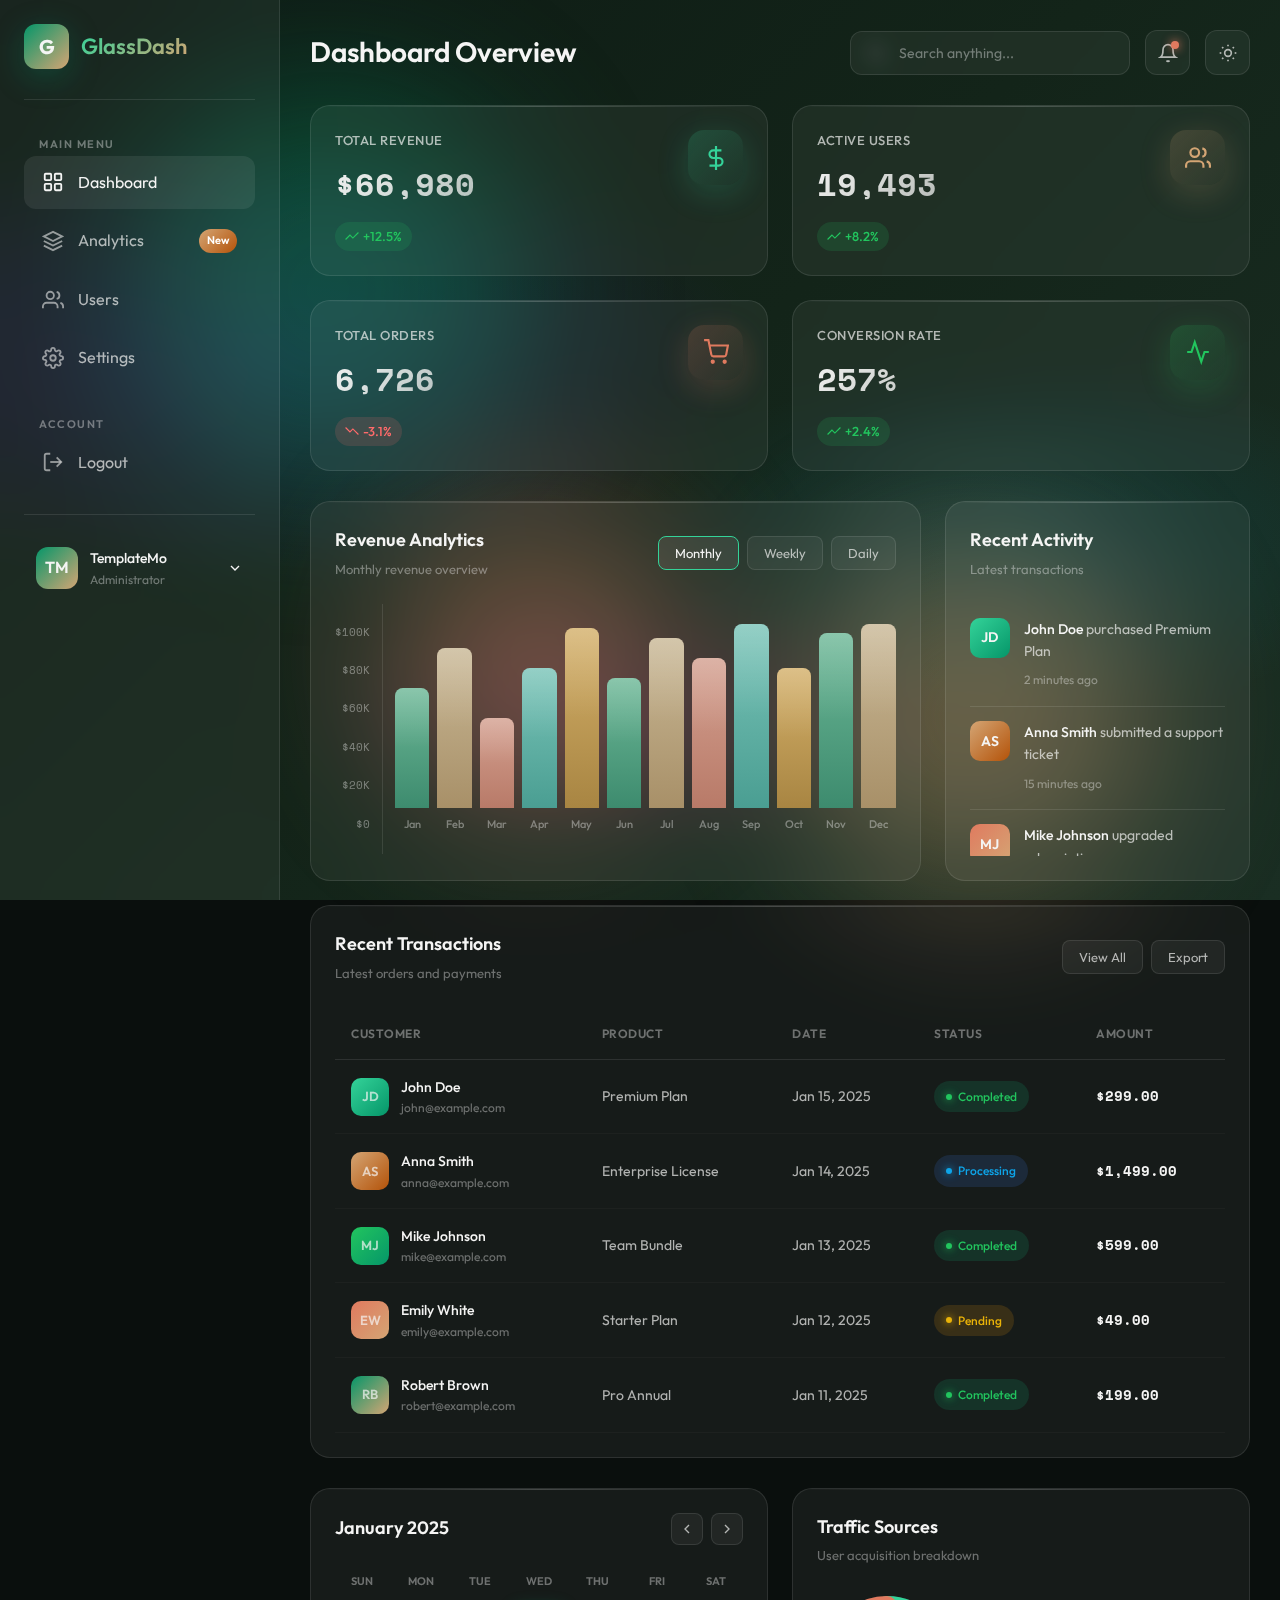
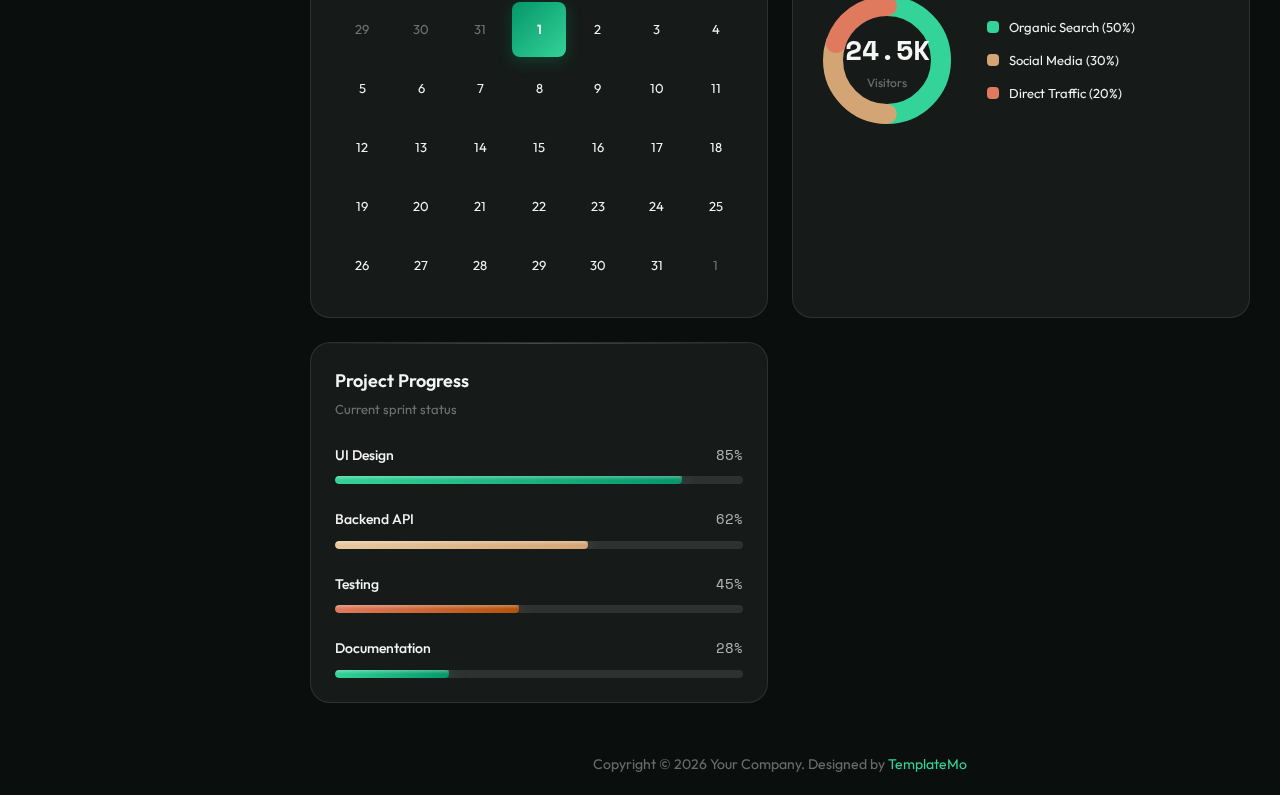
<file: glass/glass.html>
<!DOCTYPE html>
<html lang="en">
<head>
    <meta charset="UTF-8">
    <meta name="viewport" content="width=device-width, initial-scale=1.0">
    <title>GlassAdmin Dashboard - 3D Glassmorphism Dashboard</title>
    <meta name="description" content="3D Glassmorphism Dashboard Template by TemplateMo">
    <link rel="preconnect" href="https://fonts.googleapis.com">
    <link rel="preconnect" href="https://fonts.gstatic.com" crossorigin>
    <link href="https://fonts.googleapis.com/css2?family=Outfit:wght@300;400;500;600;700&family=Space+Mono:wght@400;700&display=swap" rel="stylesheet">
    <link rel="stylesheet" href="templatemo-glass-admin-style.css">
    <!--

TemplateMo 607 Glass Admin

https://templatemo.com/tm-607-glass-admin

-->
</head>
<body>
    <!-- Animated Background -->
    <div class="background"></div>
    <div class="orb orb-1"></div>
    <div class="orb orb-2"></div>
    <div class="orb orb-3"></div>

    <div class="dashboard">
        <!-- Sidebar -->
        <aside class="sidebar" id="sidebar">
            <div class="sidebar-header">
                <div class="logo">G</div>
                <span class="logo-text">GlassDash</span>
            </div>

            <ul class="nav-menu">
                <li class="nav-section">
                    <span class="nav-section-title">Main Menu</span>
                    <ul>
                        <li class="nav-item">
                            <a href="index.html" class="nav-link active">
                                <svg class="nav-icon" viewBox="0 0 24 24" fill="none" stroke="currentColor" stroke-width="2">
                                    <rect x="3" y="3" width="7" height="7" rx="1"/>
                                    <rect x="14" y="3" width="7" height="7" rx="1"/>
                                    <rect x="3" y="14" width="7" height="7" rx="1"/>
                                    <rect x="14" y="14" width="7" height="7" rx="1"/>
                                </svg>
                                Dashboard
                            </a>
                        </li>
                        <li class="nav-item">
                            <a href="analytics.html" class="nav-link">
                                <svg class="nav-icon" viewBox="0 0 24 24" fill="none" stroke="currentColor" stroke-width="2">
                                    <path d="M12 2L2 7l10 5 10-5-10-5z"/>
                                    <path d="M2 17l10 5 10-5"/>
                                    <path d="M2 12l10 5 10-5"/>
                                </svg>
                                Analytics
                                <span class="nav-badge">New</span>
                            </a>
                        </li>
                        <li class="nav-item">
                            <a href="users.html" class="nav-link">
                                <svg class="nav-icon" viewBox="0 0 24 24" fill="none" stroke="currentColor" stroke-width="2">
                                    <path d="M17 21v-2a4 4 0 0 0-4-4H5a4 4 0 0 0-4 4v2"/>
                                    <circle cx="9" cy="7" r="4"/>
                                    <path d="M23 21v-2a4 4 0 0 0-3-3.87"/>
                                    <path d="M16 3.13a4 4 0 0 1 0 7.75"/>
                                </svg>
                                Users
                            </a>
                        </li>
                        <li class="nav-item">
                            <a href="settings.html" class="nav-link">
                                <svg class="nav-icon" viewBox="0 0 24 24" fill="none" stroke="currentColor" stroke-width="2">
                                    <circle cx="12" cy="12" r="3"/>
                                    <path d="M19.4 15a1.65 1.65 0 0 0 .33 1.82l.06.06a2 2 0 0 1 0 2.83 2 2 0 0 1-2.83 0l-.06-.06a1.65 1.65 0 0 0-1.82-.33 1.65 1.65 0 0 0-1 1.51V21a2 2 0 0 1-2 2 2 2 0 0 1-2-2v-.09A1.65 1.65 0 0 0 9 19.4a1.65 1.65 0 0 0-1.82.33l-.06.06a2 2 0 0 1-2.83 0 2 2 0 0 1 0-2.83l.06-.06a1.65 1.65 0 0 0 .33-1.82 1.65 1.65 0 0 0-1.51-1H3a2 2 0 0 1-2-2 2 2 0 0 1 2-2h.09A1.65 1.65 0 0 0 4.6 9a1.65 1.65 0 0 0-.33-1.82l-.06-.06a2 2 0 0 1 0-2.83 2 2 0 0 1 2.83 0l.06.06a1.65 1.65 0 0 0 1.82.33H9a1.65 1.65 0 0 0 1-1.51V3a2 2 0 0 1 2-2 2 2 0 0 1 2 2v.09a1.65 1.65 0 0 0 1 1.51 1.65 1.65 0 0 0 1.82-.33l.06-.06a2 2 0 0 1 2.83 0 2 2 0 0 1 0 2.83l-.06.06a1.65 1.65 0 0 0-.33 1.82V9a1.65 1.65 0 0 0 1.51 1H21a2 2 0 0 1 2 2 2 2 0 0 1-2 2h-.09a1.65 1.65 0 0 0-1.51 1z"/>
                                </svg>
                                Settings
                            </a>
                        </li>
                    </ul>
                </li>

                <li class="nav-section">
                    <span class="nav-section-title">Account</span>
                    <ul>
                        <li class="nav-item">
                            <a href="login.html" class="nav-link">
                                <svg class="nav-icon" viewBox="0 0 24 24" fill="none" stroke="currentColor" stroke-width="2">
                                    <path d="M9 21H5a2 2 0 0 1-2-2V5a2 2 0 0 1 2-2h4"/>
                                    <polyline points="16 17 21 12 16 7"/>
                                    <line x1="21" y1="12" x2="9" y2="12"/>
                                </svg>
                                Logout
                            </a>
                        </li>
                    </ul>
                </li>
            </ul>

            <div class="sidebar-footer">
                <div class="user-profile">
                    <div class="user-avatar">TM</div>
                    <div class="user-info">
                        <div class="user-name">TemplateMo</div>
                        <div class="user-role">Administrator</div>
                    </div>
                    <svg width="16" height="16" viewBox="0 0 24 24" fill="none" stroke="currentColor" stroke-width="2">
                        <polyline points="6 9 12 15 18 9"/>
                    </svg>
                </div>
            </div>
        </aside>

        <!-- Main Content -->
        <main class="main-content">
            <!-- Top Navbar -->
            <nav class="navbar">
                <h1 class="page-title">Dashboard Overview</h1>
                <div class="navbar-right">
                    <div class="search-box">
                        <svg class="search-icon" viewBox="0 0 24 24" fill="none" stroke="currentColor" stroke-width="2">
                            <circle cx="11" cy="11" r="8"/>
                            <line x1="21" y1="21" x2="16.65" y2="16.65"/>
                        </svg>
                        <input type="text" class="search-input" placeholder="Search anything...">
                    </div>
                    <button class="nav-btn">
                        <svg viewBox="0 0 24 24" fill="none" stroke="currentColor" stroke-width="2">
                            <path d="M18 8A6 6 0 0 0 6 8c0 7-3 9-3 9h18s-3-2-3-9"/>
                            <path d="M13.73 21a2 2 0 0 1-3.46 0"/>
                        </svg>
                        <span class="notification-dot"></span>
                    </button>
                    <button class="nav-btn" id="theme-toggle" title="Toggle Light/Dark Mode">
                        <svg class="icon-sun" viewBox="0 0 24 24" fill="none" stroke="currentColor" stroke-width="2">
                            <circle cx="12" cy="12" r="4"/>
                            <path d="M12 2v2"/><path d="M12 20v2"/>
                            <path d="M4.93 4.93l1.41 1.41"/><path d="M17.66 17.66l1.41 1.41"/>
                            <path d="M2 12h2"/><path d="M20 12h2"/>
                            <path d="M6.34 17.66l-1.41 1.41"/><path d="M19.07 4.93l-1.41 1.41"/>
                        </svg>
                        <svg class="icon-moon" viewBox="0 0 24 24" fill="none" stroke="currentColor" stroke-width="2" style="display: none;">
                            <path d="M21 12.79A9 9 0 1 1 11.21 3 7 7 0 0 0 21 12.79z"/>
                        </svg>
                    </button>
                </div>
            </nav>

            <!-- Stats Cards -->
            <section class="stats-grid">
                <div class="glass-card glass-card-3d stat-card">
                    <div class="stat-card-inner">
                        <div class="stat-info">
                            <h3>Total Revenue</h3>
                            <div class="stat-value">$84,254</div>
                            <span class="stat-change positive">
                                <svg width="14" height="14" viewBox="0 0 24 24" fill="none" stroke="currentColor" stroke-width="2"><polyline points="23 6 13.5 15.5 8.5 10.5 1 18"/></svg>
                                +12.5%
                            </span>
                        </div>
                        <div class="stat-icon cyan">
                            <svg viewBox="0 0 24 24" fill="none" stroke="var(--emerald-light)" stroke-width="2">
                                <line x1="12" y1="1" x2="12" y2="23"/><path d="M17 5H9.5a3.5 3.5 0 0 0 0 7h5a3.5 3.5 0 0 1 0 7H6"/>
                            </svg>
                        </div>
                    </div>
                </div>

                <div class="glass-card glass-card-3d stat-card">
                    <div class="stat-card-inner">
                        <div class="stat-info">
                            <h3>Active Users</h3>
                            <div class="stat-value">24,521</div>
                            <span class="stat-change positive">
                                <svg width="14" height="14" viewBox="0 0 24 24" fill="none" stroke="currentColor" stroke-width="2"><polyline points="23 6 13.5 15.5 8.5 10.5 1 18"/></svg>
                                +8.2%
                            </span>
                        </div>
                        <div class="stat-icon magenta">
                            <svg viewBox="0 0 24 24" fill="none" stroke="var(--gold)" stroke-width="2">
                                <path d="M17 21v-2a4 4 0 0 0-4-4H5a4 4 0 0 0-4 4v2"/><circle cx="9" cy="7" r="4"/>
                                <path d="M23 21v-2a4 4 0 0 0-3-3.87"/><path d="M16 3.13a4 4 0 0 1 0 7.75"/>
                            </svg>
                        </div>
                    </div>
                </div>

                <div class="glass-card glass-card-3d stat-card">
                    <div class="stat-card-inner">
                        <div class="stat-info">
                            <h3>Total Orders</h3>
                            <div class="stat-value">8,461</div>
                            <span class="stat-change negative">
                                <svg width="14" height="14" viewBox="0 0 24 24" fill="none" stroke="currentColor" stroke-width="2"><polyline points="23 18 13.5 8.5 8.5 13.5 1 6"/></svg>
                                -3.1%
                            </span>
                        </div>
                        <div class="stat-icon purple">
                            <svg viewBox="0 0 24 24" fill="none" stroke="var(--coral)" stroke-width="2">
                                <circle cx="9" cy="21" r="1"/><circle cx="20" cy="21" r="1"/>
                                <path d="M1 1h4l2.68 13.39a2 2 0 0 0 2 1.61h9.72a2 2 0 0 0 2-1.61L23 6H6"/>
                            </svg>
                        </div>
                    </div>
                </div>

                <div class="glass-card glass-card-3d stat-card">
                    <div class="stat-card-inner">
                        <div class="stat-info">
                            <h3>Conversion Rate</h3>
                            <div class="stat-value">3.24%</div>
                            <span class="stat-change positive">
                                <svg width="14" height="14" viewBox="0 0 24 24" fill="none" stroke="currentColor" stroke-width="2"><polyline points="23 6 13.5 15.5 8.5 10.5 1 18"/></svg>
                                +2.4%
                            </span>
                        </div>
                        <div class="stat-icon success">
                            <svg viewBox="0 0 24 24" fill="none" stroke="var(--success)" stroke-width="2">
                                <polyline points="22 12 18 12 15 21 9 3 6 12 2 12"/>
                            </svg>
                        </div>
                    </div>
                </div>
            </section>

            <!-- Content Grid -->
            <section class="content-grid">
                <!-- Chart Card -->
                <div class="glass-card chart-card">
                    <div class="card-header">
                        <div>
                            <h2 class="card-title">Revenue Analytics</h2>
                            <p class="card-subtitle">Monthly revenue overview</p>
                        </div>
                        <div class="card-actions">
                            <button class="card-btn active">Monthly</button>
                            <button class="card-btn">Weekly</button>
                            <button class="card-btn">Daily</button>
                        </div>
                    </div>
                    <div class="chart-wrapper">
                        <div class="chart-container">
                            <div class="chart-y-axis">
                                <span class="y-value">$100K</span>
                                <span class="y-value">$80K</span>
                                <span class="y-value">$60K</span>
                                <span class="y-value">$40K</span>
                                <span class="y-value">$20K</span>
                                <span class="y-value">$0</span>
                            </div>
                            <div class="chart-placeholder">
                                <div class="chart-bar-group"><div class="chart-bar bar-emerald" style="height: 120px;"></div><span class="chart-label">Jan</span></div>
                                <div class="chart-bar-group"><div class="chart-bar bar-gold" style="height: 160px;"></div><span class="chart-label">Feb</span></div>
                                <div class="chart-bar-group"><div class="chart-bar bar-coral" style="height: 90px;"></div><span class="chart-label">Mar</span></div>
                                <div class="chart-bar-group"><div class="chart-bar bar-teal" style="height: 140px;"></div><span class="chart-label">Apr</span></div>
                                <div class="chart-bar-group"><div class="chart-bar bar-amber" style="height: 180px;"></div><span class="chart-label">May</span></div>
                                <div class="chart-bar-group"><div class="chart-bar bar-emerald" style="height: 130px;"></div><span class="chart-label">Jun</span></div>
                                <div class="chart-bar-group"><div class="chart-bar bar-gold" style="height: 170px;"></div><span class="chart-label">Jul</span></div>
                                <div class="chart-bar-group"><div class="chart-bar bar-coral" style="height: 150px;"></div><span class="chart-label">Aug</span></div>
                                <div class="chart-bar-group"><div class="chart-bar bar-teal" style="height: 190px;"></div><span class="chart-label">Sep</span></div>
                                <div class="chart-bar-group"><div class="chart-bar bar-amber" style="height: 140px;"></div><span class="chart-label">Oct</span></div>
                                <div class="chart-bar-group"><div class="chart-bar bar-emerald" style="height: 175px;"></div><span class="chart-label">Nov</span></div>
                                <div class="chart-bar-group"><div class="chart-bar bar-gold" style="height: 200px;"></div><span class="chart-label">Dec</span></div>
                            </div>
                        </div>
                    </div>
                </div>

                <!-- Activity Feed -->
                <div class="glass-card activity-card">
                    <div class="card-header">
                        <div>
                            <h2 class="card-title">Recent Activity</h2>
                            <p class="card-subtitle">Latest transactions</p>
                        </div>
                    </div>
                    <div class="activity-list">
                        <div class="activity-item">
                            <div class="activity-avatar" style="background: linear-gradient(135deg, var(--emerald-light), var(--emerald));">JD</div>
                            <div class="activity-content">
                                <p class="activity-text"><strong>John Doe</strong> purchased Premium Plan</p>
                                <span class="activity-time">2 minutes ago</span>
                            </div>
                        </div>
                        <div class="activity-item">
                            <div class="activity-avatar" style="background: linear-gradient(135deg, var(--gold), var(--amber));">AS</div>
                            <div class="activity-content">
                                <p class="activity-text"><strong>Anna Smith</strong> submitted a support ticket</p>
                                <span class="activity-time">15 minutes ago</span>
                            </div>
                        </div>
                        <div class="activity-item">
                            <div class="activity-avatar" style="background: linear-gradient(135deg, var(--coral), var(--gold));">MJ</div>
                            <div class="activity-content">
                                <p class="activity-text"><strong>Mike Johnson</strong> upgraded subscription</p>
                                <span class="activity-time">1 hour ago</span>
                            </div>
                        </div>
                        <div class="activity-item">
                            <div class="activity-avatar" style="background: linear-gradient(135deg, var(--success), var(--emerald));">EW</div>
                            <div class="activity-content">
                                <p class="activity-text"><strong>Emily White</strong> completed onboarding</p>
                                <span class="activity-time">2 hours ago</span>
                            </div>
                        </div>
                        <div class="activity-item">
                            <div class="activity-avatar" style="background: linear-gradient(135deg, var(--warning), var(--gold));">RB</div>
                            <div class="activity-content">
                                <p class="activity-text"><strong>Robert Brown</strong> requested refund</p>
                                <span class="activity-time">3 hours ago</span>
                            </div>
                        </div>
                    </div>
                </div>

                <!-- Data Table -->
                <div class="glass-card table-card">
                    <div class="card-header">
                        <div>
                            <h2 class="card-title">Recent Transactions</h2>
                            <p class="card-subtitle">Latest orders and payments</p>
                        </div>
                        <div class="card-actions">
                            <button class="card-btn">View All</button>
                            <button class="card-btn">Export</button>
                        </div>
                    </div>
                    <div class="table-wrapper">
                        <table class="data-table">
                            <thead>
                                <tr>
                                    <th>Customer</th>
                                    <th>Product</th>
                                    <th>Date</th>
                                    <th>Status</th>
                                    <th>Amount</th>
                                </tr>
                            </thead>
                            <tbody>
                                <tr>
                                    <td><div class="table-user"><div class="table-avatar" style="background: linear-gradient(135deg, var(--emerald-light), var(--emerald));">JD</div><div class="table-user-info"><span class="table-user-name">John Doe</span><span class="table-user-email">john@example.com</span></div></div></td>
                                    <td>Premium Plan</td>
                                    <td>Jan 15, 2025</td>
                                    <td><span class="status-badge completed">Completed</span></td>
                                    <td><span class="table-amount">$299.00</span></td>
                                </tr>
                                <tr>
                                    <td><div class="table-user"><div class="table-avatar" style="background: linear-gradient(135deg, var(--gold), var(--amber));">AS</div><div class="table-user-info"><span class="table-user-name">Anna Smith</span><span class="table-user-email">anna@example.com</span></div></div></td>
                                    <td>Enterprise License</td>
                                    <td>Jan 14, 2025</td>
                                    <td><span class="status-badge processing">Processing</span></td>
                                    <td><span class="table-amount">$1,499.00</span></td>
                                </tr>
                                <tr>
                                    <td><div class="table-user"><div class="table-avatar" style="background: linear-gradient(135deg, var(--success), var(--emerald));">MJ</div><div class="table-user-info"><span class="table-user-name">Mike Johnson</span><span class="table-user-email">mike@example.com</span></div></div></td>
                                    <td>Team Bundle</td>
                                    <td>Jan 13, 2025</td>
                                    <td><span class="status-badge completed">Completed</span></td>
                                    <td><span class="table-amount">$599.00</span></td>
                                </tr>
                                <tr>
                                    <td><div class="table-user"><div class="table-avatar" style="background: linear-gradient(135deg, var(--coral), var(--gold));">EW</div><div class="table-user-info"><span class="table-user-name">Emily White</span><span class="table-user-email">emily@example.com</span></div></div></td>
                                    <td>Starter Plan</td>
                                    <td>Jan 12, 2025</td>
                                    <td><span class="status-badge pending">Pending</span></td>
                                    <td><span class="table-amount">$49.00</span></td>
                                </tr>
                                <tr>
                                    <td><div class="table-user"><div class="table-avatar" style="background: linear-gradient(135deg, var(--emerald), var(--gold));">RB</div><div class="table-user-info"><span class="table-user-name">Robert Brown</span><span class="table-user-email">robert@example.com</span></div></div></td>
                                    <td>Pro Annual</td>
                                    <td>Jan 11, 2025</td>
                                    <td><span class="status-badge completed">Completed</span></td>
                                    <td><span class="table-amount">$199.00</span></td>
                                </tr>
                            </tbody>
                        </table>
                    </div>
                </div>
            </section>

            <!-- Bottom Grid -->
            <section class="bottom-grid">
                <!-- Calendar Widget -->
                <div class="glass-card">
                    <div class="calendar-header">
                        <h2 class="card-title">January 2025</h2>
                        <div class="calendar-nav">
                            <button class="calendar-nav-btn"><svg viewBox="0 0 24 24" fill="none" stroke="currentColor" stroke-width="2"><polyline points="15 18 9 12 15 6"/></svg></button>
                            <button class="calendar-nav-btn"><svg viewBox="0 0 24 24" fill="none" stroke="currentColor" stroke-width="2"><polyline points="9 18 15 12 9 6"/></svg></button>
                        </div>
                    </div>
                    <div class="calendar-grid">
                        <span class="calendar-day-name">Sun</span><span class="calendar-day-name">Mon</span><span class="calendar-day-name">Tue</span><span class="calendar-day-name">Wed</span><span class="calendar-day-name">Thu</span><span class="calendar-day-name">Fri</span><span class="calendar-day-name">Sat</span>
                        <span class="calendar-day other-month">29</span><span class="calendar-day other-month">30</span><span class="calendar-day other-month">31</span><span class="calendar-day today">1</span><span class="calendar-day">2</span><span class="calendar-day">3</span><span class="calendar-day">4</span>
                        <span class="calendar-day">5</span><span class="calendar-day">6</span><span class="calendar-day">7</span><span class="calendar-day">8</span><span class="calendar-day">9</span><span class="calendar-day">10</span><span class="calendar-day">11</span>
                        <span class="calendar-day">12</span><span class="calendar-day">13</span><span class="calendar-day">14</span><span class="calendar-day">15</span><span class="calendar-day">16</span><span class="calendar-day">17</span><span class="calendar-day">18</span>
                        <span class="calendar-day">19</span><span class="calendar-day">20</span><span class="calendar-day">21</span><span class="calendar-day">22</span><span class="calendar-day">23</span><span class="calendar-day">24</span><span class="calendar-day">25</span>
                        <span class="calendar-day">26</span><span class="calendar-day">27</span><span class="calendar-day">28</span><span class="calendar-day">29</span><span class="calendar-day">30</span><span class="calendar-day">31</span><span class="calendar-day other-month">1</span>
                    </div>
                </div>

                <!-- Donut Chart -->
                <div class="glass-card">
                    <div class="card-header">
                        <div>
                            <h2 class="card-title">Traffic Sources</h2>
                            <p class="card-subtitle">User acquisition breakdown</p>
                        </div>
                    </div>
                    <div class="donut-container">
                        <div class="donut-chart">
                            <svg width="140" height="140" viewBox="0 0 140 140">
                                <circle class="donut-bg" cx="70" cy="70" r="54"/>
                                <circle class="donut-segment" cx="70" cy="70" r="54" stroke="var(--emerald-light)" stroke-dasharray="169.6 339.3" stroke-dashoffset="0"/>
                                <circle class="donut-segment" cx="70" cy="70" r="54" stroke="var(--gold)" stroke-dasharray="101.8 339.3" stroke-dashoffset="-169.6"/>
                                <circle class="donut-segment" cx="70" cy="70" r="54" stroke="var(--coral)" stroke-dasharray="67.9 339.3" stroke-dashoffset="-271.4"/>
                            </svg>
                            <div class="donut-center">
                                <div class="donut-value">24.5K</div>
                                <div class="donut-label">Visitors</div>
                            </div>
                        </div>
                        <div class="donut-legend">
                            <div class="legend-item"><span class="legend-color cyan"></span><span>Organic Search (50%)</span></div>
                            <div class="legend-item"><span class="legend-color magenta"></span><span>Social Media (30%)</span></div>
                            <div class="legend-item"><span class="legend-color purple"></span><span>Direct Traffic (20%)</span></div>
                        </div>
                    </div>
                </div>

                <!-- Progress Card -->
                <div class="glass-card progress-card">
                    <div class="card-header">
                        <div>
                            <h2 class="card-title">Project Progress</h2>
                            <p class="card-subtitle">Current sprint status</p>
                        </div>
                    </div>
                    <div class="progress-item">
                        <div class="progress-header"><span class="progress-label">UI Design</span><span class="progress-value">85%</span></div>
                        <div class="progress-bar"><div class="progress-fill cyan" style="width: 85%;"></div></div>
                    </div>
                    <div class="progress-item">
                        <div class="progress-header"><span class="progress-label">Backend API</span><span class="progress-value">62%</span></div>
                        <div class="progress-bar"><div class="progress-fill magenta" style="width: 62%;"></div></div>
                    </div>
                    <div class="progress-item">
                        <div class="progress-header"><span class="progress-label">Testing</span><span class="progress-value">45%</span></div>
                        <div class="progress-bar"><div class="progress-fill purple" style="width: 45%;"></div></div>
                    </div>
                    <div class="progress-item">
                        <div class="progress-header"><span class="progress-label">Documentation</span><span class="progress-value">28%</span></div>
                        <div class="progress-bar"><div class="progress-fill cyan" style="width: 28%;"></div></div>
                    </div>
                </div>
            </section>
        </main>
    </div>

    <!-- Mobile Menu Toggle -->
    <button class="mobile-menu-toggle">
        <svg viewBox="0 0 24 24" fill="none" stroke="currentColor" stroke-width="2">
            <line x1="3" y1="12" x2="21" y2="12"/><line x1="3" y1="6" x2="21" y2="6"/><line x1="3" y1="18" x2="21" y2="18"/>
        </svg>
    </button>

    <!-- Footer -->
    <footer class="site-footer">
        <p>Copyright © 2026 Your Company. Designed by <a href="https://templatemo.com" target="_blank" rel="nofollow">TemplateMo</a></p>
    </footer>

    <script src="templatemo-glass-admin-script.js"></script>
    <!-- TemplateMo 607 Glass Admin -->
</body>

</html>
</file>
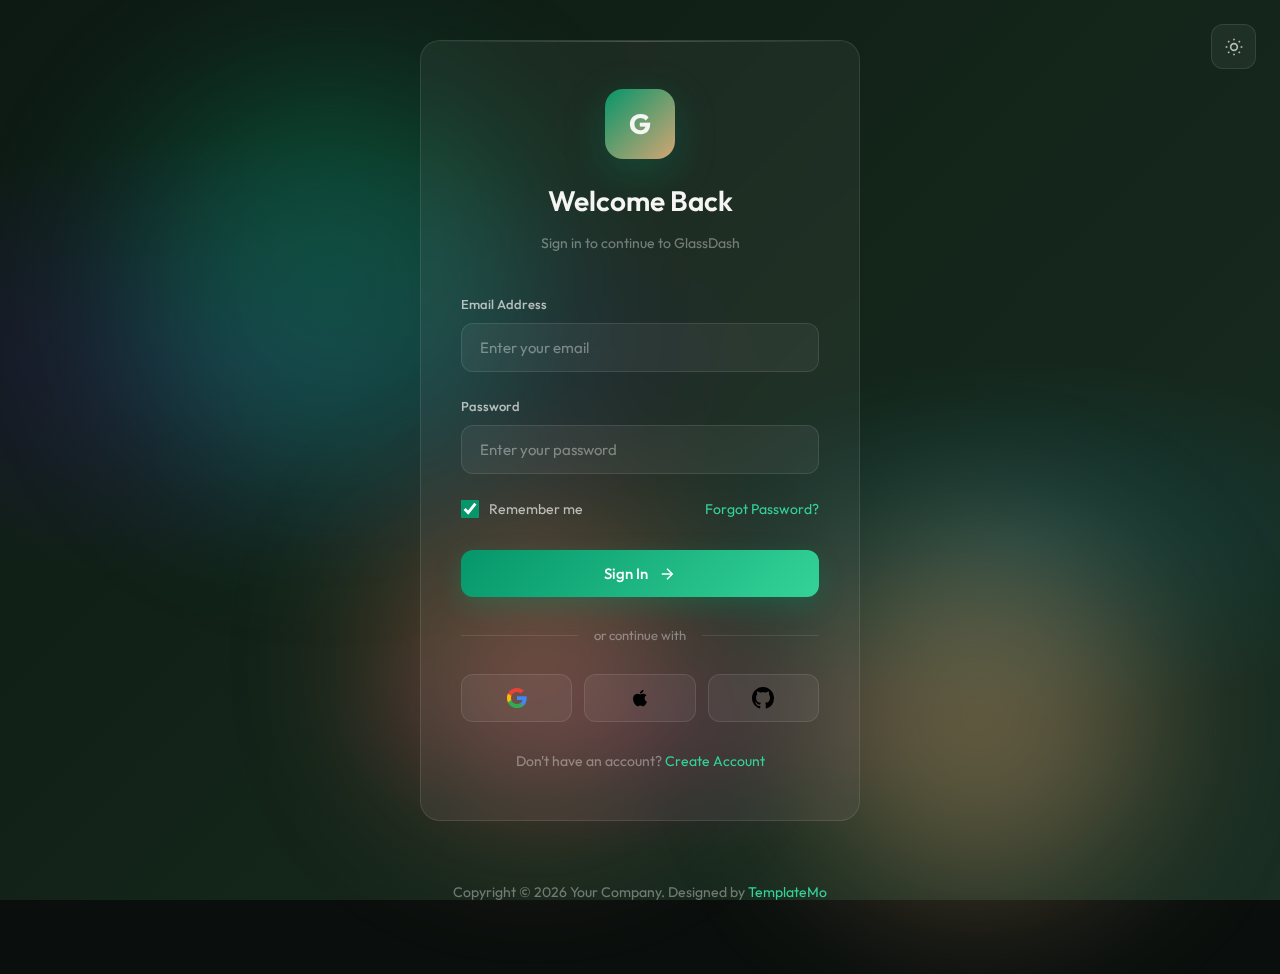
<file: glass/login.html>
<!DOCTYPE html>
<html lang="en">
<head>
    <meta charset="UTF-8">
    <meta name="viewport" content="width=device-width, initial-scale=1.0">
    <title>Login - 3D Glassmorphism Dashboard</title>
    <meta name="description" content="3D Glassmorphism Dashboard Template by TemplateMo">
    <link rel="preconnect" href="https://fonts.googleapis.com">
    <link rel="preconnect" href="https://fonts.gstatic.com" crossorigin>
    <link href="https://fonts.googleapis.com/css2?family=Outfit:wght@300;400;500;600;700&family=Space+Mono:wght@400;700&display=swap" rel="stylesheet">
    <link rel="stylesheet" href="templatemo-glass-admin-style.css">
    <!--

TemplateMo 607 Glass Admin

https://templatemo.com/tm-607-glass-admin

-->
</head>
<body>
    <!-- Animated Background -->
    <div class="background"></div>
    <div class="orb orb-1"></div>
    <div class="orb orb-2"></div>
    <div class="orb orb-3"></div>

    <div class="login-page">
        <!-- Theme Toggle -->
        <button class="theme-toggle-float" id="theme-toggle" title="Toggle Light/Dark Mode">
            <svg class="icon-sun" viewBox="0 0 24 24" fill="none" stroke="currentColor" stroke-width="2">
                <circle cx="12" cy="12" r="4"/><path d="M12 2v2"/><path d="M12 20v2"/>
                <path d="M4.93 4.93l1.41 1.41"/><path d="M17.66 17.66l1.41 1.41"/>
                <path d="M2 12h2"/><path d="M20 12h2"/>
                <path d="M6.34 17.66l-1.41 1.41"/><path d="M19.07 4.93l-1.41 1.41"/>
            </svg>
            <svg class="icon-moon" viewBox="0 0 24 24" fill="none" stroke="currentColor" stroke-width="2" style="display: none;">
                <path d="M21 12.79A9 9 0 1 1 11.21 3 7 7 0 0 0 21 12.79z"/>
            </svg>
        </button>

        <div class="login-container">
            <div class="login-card">
                <div class="login-header">
                    <div class="login-logo">G</div>
                    <h1 class="login-title">Welcome Back</h1>
                    <p class="login-subtitle">Sign in to continue to GlassDash</p>
                </div>

                <form data-validate data-redirect="index.html">
                    <div class="form-group">
                        <label class="form-label" for="email">Email Address</label>
                        <input type="email" id="email" class="form-input" placeholder="Enter your email" required>
                    </div>

                    <div class="form-group">
                        <label class="form-label" for="password">Password</label>
                        <input type="password" id="password" class="form-input" placeholder="Enter your password" required>
                    </div>

                    <div class="form-row">
                        <label class="checkbox-label">
                            <input type="checkbox" checked>
                            Remember me
                        </label>
                        <a href="#" class="forgot-link">Forgot Password?</a>
                    </div>

                    <button type="submit" class="btn btn-primary">
                        Sign In
                        <svg width="18" height="18" viewBox="0 0 24 24" fill="none" stroke="currentColor" stroke-width="2">
                            <line x1="5" y1="12" x2="19" y2="12"/>
                            <polyline points="12 5 19 12 12 19"/>
                        </svg>
                    </button>
                </form>

                <div class="divider">
                    <span>or continue with</span>
                </div>

                <div class="social-login">
                    <button class="social-btn" title="Sign in with Google">
                        <svg viewBox="0 0 24 24" fill="currentColor">
                            <path d="M22.56 12.25c0-.78-.07-1.53-.2-2.25H12v4.26h5.92c-.26 1.37-1.04 2.53-2.21 3.31v2.77h3.57c2.08-1.92 3.28-4.74 3.28-8.09z" fill="#4285F4"/>
                            <path d="M12 23c2.97 0 5.46-.98 7.28-2.66l-3.57-2.77c-.98.66-2.23 1.06-3.71 1.06-2.86 0-5.29-1.93-6.16-4.53H2.18v2.84C3.99 20.53 7.7 23 12 23z" fill="#34A853"/>
                            <path d="M5.84 14.09c-.22-.66-.35-1.36-.35-2.09s.13-1.43.35-2.09V7.07H2.18C1.43 8.55 1 10.22 1 12s.43 3.45 1.18 4.93l2.85-2.22.81-.62z" fill="#FBBC05"/>
                            <path d="M12 5.38c1.62 0 3.06.56 4.21 1.64l3.15-3.15C17.45 2.09 14.97 1 12 1 7.7 1 3.99 3.47 2.18 7.07l3.66 2.84c.87-2.6 3.3-4.53 6.16-4.53z" fill="#EA4335"/>
                        </svg>
                    </button>
                    <button class="social-btn" title="Sign in with Apple">
                        <svg viewBox="0 0 24 24" fill="currentColor">
                            <path d="M17.05 20.28c-.98.95-2.05.8-3.08.35-1.09-.46-2.09-.48-3.24 0-1.44.62-2.2.44-3.06-.35C2.79 15.25 3.51 7.59 9.05 7.31c1.35.07 2.29.74 3.08.8 1.18-.24 2.31-.93 3.57-.84 1.51.12 2.65.72 3.4 1.8-3.12 1.87-2.38 5.98.48 7.13-.57 1.5-1.31 2.99-2.54 4.09l.01-.01zM12.03 7.25c-.15-2.23 1.66-4.07 3.74-4.25.29 2.58-2.34 4.5-3.74 4.25z"/>
                        </svg>
                    </button>
                    <button class="social-btn" title="Sign in with GitHub">
                        <svg viewBox="0 0 24 24" fill="currentColor">
                            <path d="M12 0C5.37 0 0 5.37 0 12c0 5.31 3.435 9.795 8.205 11.385.6.105.825-.255.825-.57 0-.285-.015-1.23-.015-2.235-3.015.555-3.795-.735-4.035-1.41-.135-.345-.72-1.41-1.23-1.695-.42-.225-1.02-.78-.015-.795.945-.015 1.62.87 1.845 1.23 1.08 1.815 2.805 1.305 3.495.99.105-.78.42-1.305.765-1.605-2.67-.3-5.46-1.335-5.46-5.925 0-1.305.465-2.385 1.23-3.225-.12-.3-.54-1.53.12-3.18 0 0 1.005-.315 3.3 1.23.96-.27 1.98-.405 3-.405s2.04.135 3 .405c2.295-1.56 3.3-1.23 3.3-1.23.66 1.65.24 2.88.12 3.18.765.84 1.23 1.905 1.23 3.225 0 4.605-2.805 5.625-5.475 5.925.435.375.81 1.095.81 2.22 0 1.605-.015 2.895-.015 3.3 0 .315.225.69.825.57A12.02 12.02 0 0024 12c0-6.63-5.37-12-12-12z"/>
                        </svg>
                    </button>
                </div>

                <p class="login-footer">
                    Don't have an account? <a href="register.html">Create Account</a>
                </p>
            </div>
        </div>

        <!-- Footer -->
        <footer class="site-footer">
            <p>Copyright © 2026 Your Company. Designed by <a href="https://templatemo.com" target="_blank" rel="nofollow">TemplateMo</a></p>
        </footer>
    </div>

    <script src="templatemo-glass-admin-script.js"></script>
    <!-- TemplateMo 607 Glass Admin -->
</body>
</html>
</file>
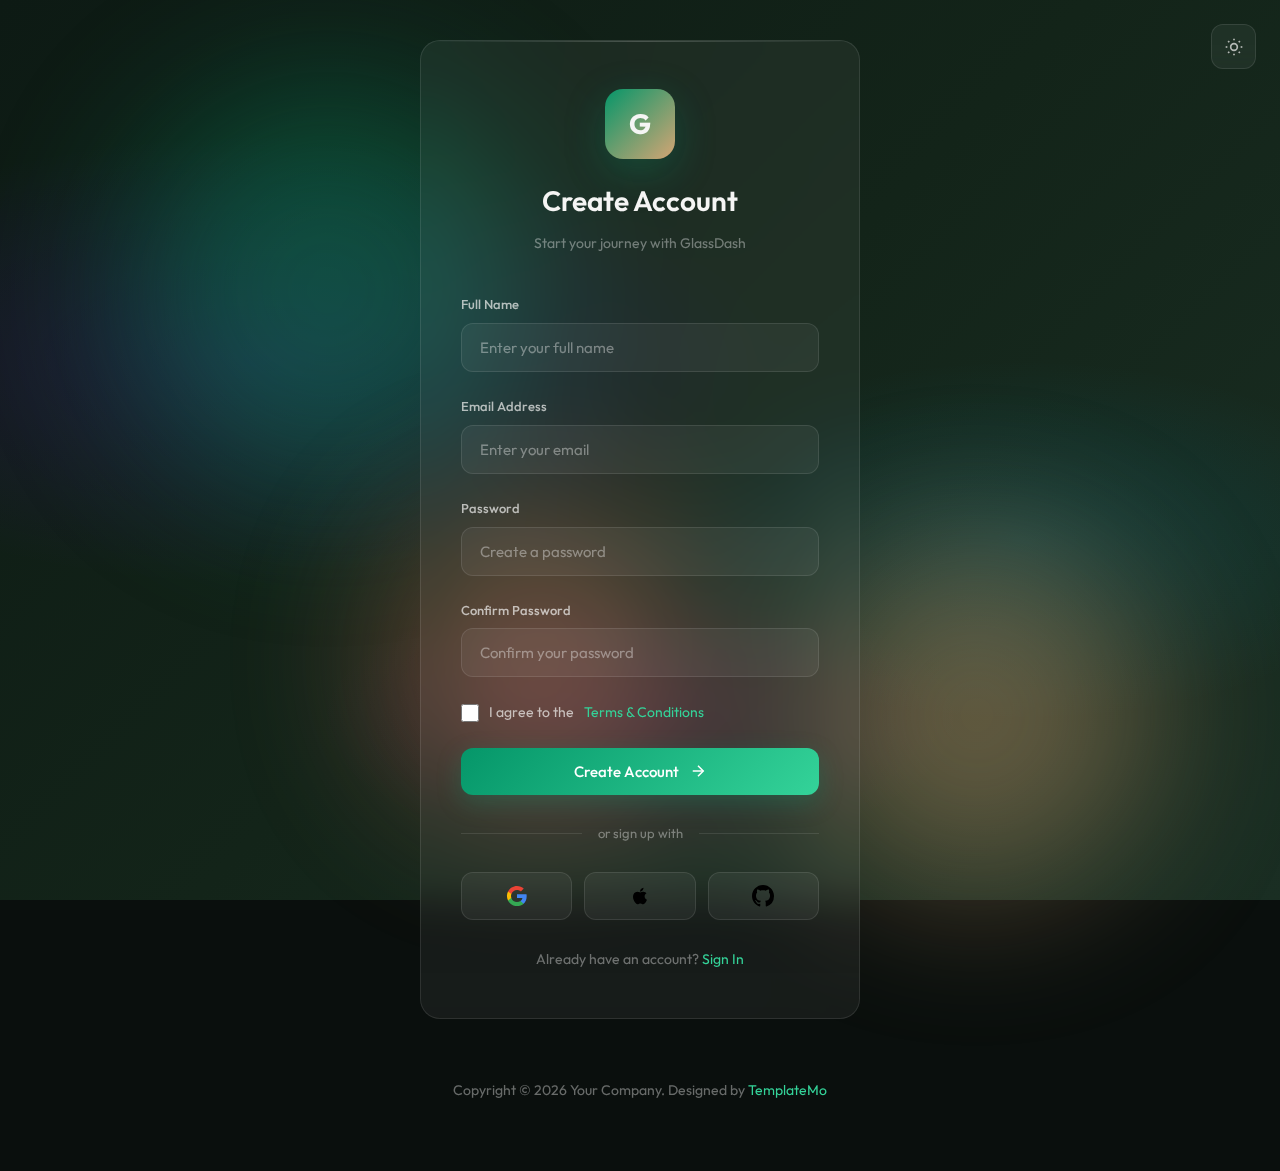
<file: glass/register.html>
<!DOCTYPE html>
<html lang="en">
<head>
    <meta charset="UTF-8">
    <meta name="viewport" content="width=device-width, initial-scale=1.0">
    <title>Register - 3D Glassmorphism Dashboard</title>
    <meta name="description" content="3D Glassmorphism Dashboard Template by TemplateMo">
    <link rel="preconnect" href="https://fonts.googleapis.com">
    <link rel="preconnect" href="https://fonts.gstatic.com" crossorigin>
    <link href="https://fonts.googleapis.com/css2?family=Outfit:wght@300;400;500;600;700&family=Space+Mono:wght@400;700&display=swap" rel="stylesheet">
    <link rel="stylesheet" href="templatemo-glass-admin-style.css">
    <!--

TemplateMo 607 Glass Admin

https://templatemo.com/tm-607-glass-admin

-->
</head>
<body>
    <!-- Animated Background -->
    <div class="background"></div>
    <div class="orb orb-1"></div>
    <div class="orb orb-2"></div>
    <div class="orb orb-3"></div>

    <div class="login-page">
        <!-- Theme Toggle -->
        <button class="theme-toggle-float" id="theme-toggle" title="Toggle Light/Dark Mode">
            <svg class="icon-sun" viewBox="0 0 24 24" fill="none" stroke="currentColor" stroke-width="2">
                <circle cx="12" cy="12" r="4"/><path d="M12 2v2"/><path d="M12 20v2"/>
                <path d="M4.93 4.93l1.41 1.41"/><path d="M17.66 17.66l1.41 1.41"/>
                <path d="M2 12h2"/><path d="M20 12h2"/>
                <path d="M6.34 17.66l-1.41 1.41"/><path d="M19.07 4.93l-1.41 1.41"/>
            </svg>
            <svg class="icon-moon" viewBox="0 0 24 24" fill="none" stroke="currentColor" stroke-width="2" style="display: none;">
                <path d="M21 12.79A9 9 0 1 1 11.21 3 7 7 0 0 0 21 12.79z"/>
            </svg>
        </button>

        <div class="login-container">
            <div class="login-card">
                <div class="login-header">
                    <div class="login-logo">G</div>
                    <h1 class="login-title">Create Account</h1>
                    <p class="login-subtitle">Start your journey with GlassDash</p>
                </div>

                <form data-validate data-redirect="index.html">
                    <div class="form-group">
                        <label class="form-label" for="fullname">Full Name</label>
                        <input type="text" id="fullname" class="form-input" placeholder="Enter your full name" required>
                    </div>

                    <div class="form-group">
                        <label class="form-label" for="email">Email Address</label>
                        <input type="email" id="email" class="form-input" placeholder="Enter your email" required>
                    </div>

                    <div class="form-group">
                        <label class="form-label" for="password">Password</label>
                        <input type="password" id="password" class="form-input" placeholder="Create a password" required>
                    </div>

                    <div class="form-group">
                        <label class="form-label" for="confirm-password">Confirm Password</label>
                        <input type="password" id="confirm-password" class="form-input" placeholder="Confirm your password" required>
                    </div>

                    <div class="form-row" style="margin-bottom: 24px;">
                        <label class="checkbox-label">
                            <input type="checkbox" required>
                            I agree to the <a href="#" style="color: var(--emerald-light);">Terms & Conditions</a>
                        </label>
                    </div>

                    <button type="submit" class="btn btn-primary">
                        Create Account
                        <svg width="18" height="18" viewBox="0 0 24 24" fill="none" stroke="currentColor" stroke-width="2">
                            <line x1="5" y1="12" x2="19" y2="12"/>
                            <polyline points="12 5 19 12 12 19"/>
                        </svg>
                    </button>
                </form>

                <div class="divider">
                    <span>or sign up with</span>
                </div>

                <div class="social-login">
                    <button class="social-btn" title="Sign up with Google">
                        <svg viewBox="0 0 24 24" fill="currentColor">
                            <path d="M22.56 12.25c0-.78-.07-1.53-.2-2.25H12v4.26h5.92c-.26 1.37-1.04 2.53-2.21 3.31v2.77h3.57c2.08-1.92 3.28-4.74 3.28-8.09z" fill="#4285F4"/>
                            <path d="M12 23c2.97 0 5.46-.98 7.28-2.66l-3.57-2.77c-.98.66-2.23 1.06-3.71 1.06-2.86 0-5.29-1.93-6.16-4.53H2.18v2.84C3.99 20.53 7.7 23 12 23z" fill="#34A853"/>
                            <path d="M5.84 14.09c-.22-.66-.35-1.36-.35-2.09s.13-1.43.35-2.09V7.07H2.18C1.43 8.55 1 10.22 1 12s.43 3.45 1.18 4.93l2.85-2.22.81-.62z" fill="#FBBC05"/>
                            <path d="M12 5.38c1.62 0 3.06.56 4.21 1.64l3.15-3.15C17.45 2.09 14.97 1 12 1 7.7 1 3.99 3.47 2.18 7.07l3.66 2.84c.87-2.6 3.3-4.53 6.16-4.53z" fill="#EA4335"/>
                        </svg>
                    </button>
                    <button class="social-btn" title="Sign up with Apple">
                        <svg viewBox="0 0 24 24" fill="currentColor">
                            <path d="M17.05 20.28c-.98.95-2.05.8-3.08.35-1.09-.46-2.09-.48-3.24 0-1.44.62-2.2.44-3.06-.35C2.79 15.25 3.51 7.59 9.05 7.31c1.35.07 2.29.74 3.08.8 1.18-.24 2.31-.93 3.57-.84 1.51.12 2.65.72 3.4 1.8-3.12 1.87-2.38 5.98.48 7.13-.57 1.5-1.31 2.99-2.54 4.09l.01-.01zM12.03 7.25c-.15-2.23 1.66-4.07 3.74-4.25.29 2.58-2.34 4.5-3.74 4.25z"/>
                        </svg>
                    </button>
                    <button class="social-btn" title="Sign up with GitHub">
                        <svg viewBox="0 0 24 24" fill="currentColor">
                            <path d="M12 0C5.37 0 0 5.37 0 12c0 5.31 3.435 9.795 8.205 11.385.6.105.825-.255.825-.57 0-.285-.015-1.23-.015-2.235-3.015.555-3.795-.735-4.035-1.41-.135-.345-.72-1.41-1.23-1.695-.42-.225-1.02-.78-.015-.795.945-.015 1.62.87 1.845 1.23 1.08 1.815 2.805 1.305 3.495.99.105-.78.42-1.305.765-1.605-2.67-.3-5.46-1.335-5.46-5.925 0-1.305.465-2.385 1.23-3.225-.12-.3-.54-1.53.12-3.18 0 0 1.005-.315 3.3 1.23.96-.27 1.98-.405 3-.405s2.04.135 3 .405c2.295-1.56 3.3-1.23 3.3-1.23.66 1.65.24 2.88.12 3.18.765.84 1.23 1.905 1.23 3.225 0 4.605-2.805 5.625-5.475 5.925.435.375.81 1.095.81 2.22 0 1.605-.015 2.895-.015 3.3 0 .315.225.69.825.57A12.02 12.02 0 0024 12c0-6.63-5.37-12-12-12z"/>
                        </svg>
                    </button>
                </div>

                <p class="login-footer">
                    Already have an account? <a href="login.html">Sign In</a>
                </p>
            </div>
        </div>

        <!-- Footer -->
        <footer class="site-footer">
            <p>Copyright © 2026 Your Company. Designed by <a href="https://templatemo.com" target="_blank" rel="nofollow">TemplateMo</a></p>
        </footer>
    </div>

    <script src="templatemo-glass-admin-script.js"></script>
    <!-- TemplateMo 607 Glass Admin -->
</body>
</html>
</file>
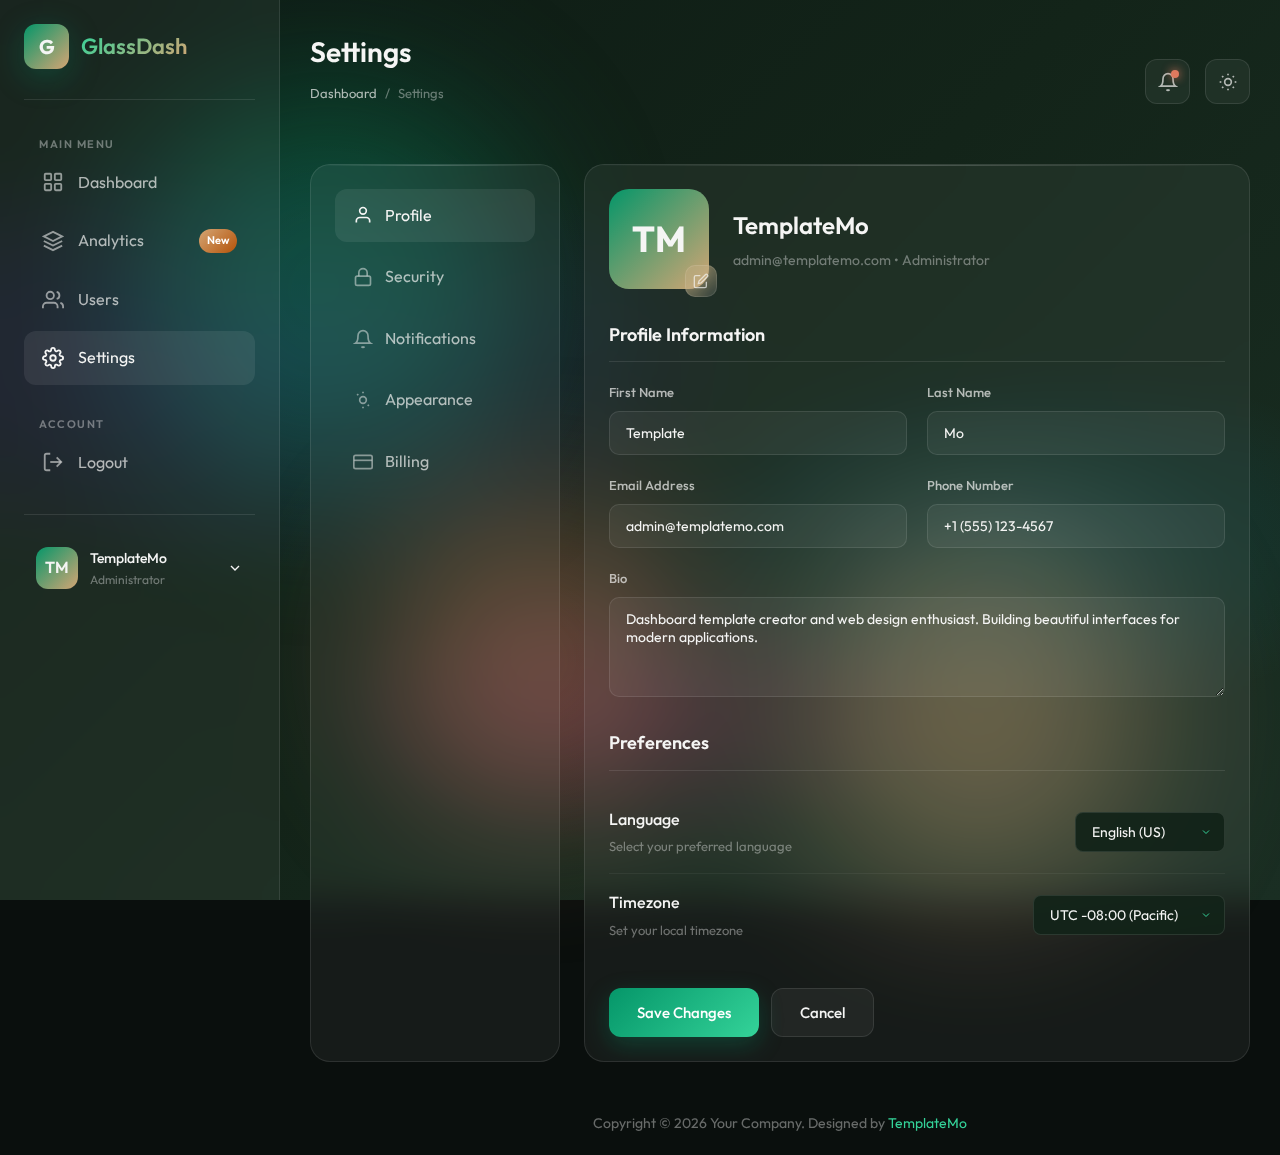
<file: glass/settings.html>
<!DOCTYPE html>
<html lang="en">
<head>
    <meta charset="UTF-8">
    <meta name="viewport" content="width=device-width, initial-scale=1.0">
    <title>Settings - 3D Glassmorphism Dashboard</title>
    <meta name="description" content="3D Glassmorphism Dashboard Template by TemplateMo">
    <link rel="preconnect" href="https://fonts.googleapis.com">
    <link rel="preconnect" href="https://fonts.gstatic.com" crossorigin>
    <link href="https://fonts.googleapis.com/css2?family=Outfit:wght@300;400;500;600;700&family=Space+Mono:wght@400;700&display=swap" rel="stylesheet">
    <link rel="stylesheet" href="templatemo-glass-admin-style.css">
    <!--

TemplateMo 607 Glass Admin

https://templatemo.com/tm-607-glass-admin

-->
</head>
<body>
    <!-- Animated Background -->
    <div class="background"></div>
    <div class="orb orb-1"></div>
    <div class="orb orb-2"></div>
    <div class="orb orb-3"></div>

    <div class="dashboard">
        <!-- Sidebar -->
        <aside class="sidebar" id="sidebar">
            <div class="sidebar-header">
                <div class="logo">G</div>
                <span class="logo-text">GlassDash</span>
            </div>

            <ul class="nav-menu">
                <li class="nav-section">
                    <span class="nav-section-title">Main Menu</span>
                    <ul>
                        <li class="nav-item">
                            <a href="index.html" class="nav-link">
                                <svg class="nav-icon" viewBox="0 0 24 24" fill="none" stroke="currentColor" stroke-width="2">
                                    <rect x="3" y="3" width="7" height="7" rx="1"/><rect x="14" y="3" width="7" height="7" rx="1"/>
                                    <rect x="3" y="14" width="7" height="7" rx="1"/><rect x="14" y="14" width="7" height="7" rx="1"/>
                                </svg>
                                Dashboard
                            </a>
                        </li>
                        <li class="nav-item">
                            <a href="analytics.html" class="nav-link">
                                <svg class="nav-icon" viewBox="0 0 24 24" fill="none" stroke="currentColor" stroke-width="2">
                                    <path d="M12 2L2 7l10 5 10-5-10-5z"/><path d="M2 17l10 5 10-5"/><path d="M2 12l10 5 10-5"/>
                                </svg>
                                Analytics
                                <span class="nav-badge">New</span>
                            </a>
                        </li>
                        <li class="nav-item">
                            <a href="users.html" class="nav-link">
                                <svg class="nav-icon" viewBox="0 0 24 24" fill="none" stroke="currentColor" stroke-width="2">
                                    <path d="M17 21v-2a4 4 0 0 0-4-4H5a4 4 0 0 0-4 4v2"/><circle cx="9" cy="7" r="4"/>
                                    <path d="M23 21v-2a4 4 0 0 0-3-3.87"/><path d="M16 3.13a4 4 0 0 1 0 7.75"/>
                                </svg>
                                Users
                            </a>
                        </li>
                        <li class="nav-item">
                            <a href="settings.html" class="nav-link active">
                                <svg class="nav-icon" viewBox="0 0 24 24" fill="none" stroke="currentColor" stroke-width="2">
                                    <circle cx="12" cy="12" r="3"/>
                                    <path d="M19.4 15a1.65 1.65 0 0 0 .33 1.82l.06.06a2 2 0 0 1 0 2.83 2 2 0 0 1-2.83 0l-.06-.06a1.65 1.65 0 0 0-1.82-.33 1.65 1.65 0 0 0-1 1.51V21a2 2 0 0 1-2 2 2 2 0 0 1-2-2v-.09A1.65 1.65 0 0 0 9 19.4a1.65 1.65 0 0 0-1.82.33l-.06.06a2 2 0 0 1-2.83 0 2 2 0 0 1 0-2.83l.06-.06a1.65 1.65 0 0 0 .33-1.82 1.65 1.65 0 0 0-1.51-1H3a2 2 0 0 1-2-2 2 2 0 0 1 2-2h.09A1.65 1.65 0 0 0 4.6 9a1.65 1.65 0 0 0-.33-1.82l-.06-.06a2 2 0 0 1 0-2.83 2 2 0 0 1 2.83 0l.06.06a1.65 1.65 0 0 0 1.82.33H9a1.65 1.65 0 0 0 1-1.51V3a2 2 0 0 1 2-2 2 2 0 0 1 2 2v.09a1.65 1.65 0 0 0 1 1.51 1.65 1.65 0 0 0 1.82-.33l.06-.06a2 2 0 0 1 2.83 0 2 2 0 0 1 0 2.83l-.06.06a1.65 1.65 0 0 0-.33 1.82V9a1.65 1.65 0 0 0 1.51 1H21a2 2 0 0 1 2 2 2 2 0 0 1-2 2h-.09a1.65 1.65 0 0 0-1.51 1z"/>
                                </svg>
                                Settings
                            </a>
                        </li>
                    </ul>
                </li>

                <li class="nav-section">
                    <span class="nav-section-title">Account</span>
                    <ul>
                        <li class="nav-item">
                            <a href="login.html" class="nav-link">
                                <svg class="nav-icon" viewBox="0 0 24 24" fill="none" stroke="currentColor" stroke-width="2">
                                    <path d="M9 21H5a2 2 0 0 1-2-2V5a2 2 0 0 1 2-2h4"/>
                                    <polyline points="16 17 21 12 16 7"/><line x1="21" y1="12" x2="9" y2="12"/>
                                </svg>
                                Logout
                            </a>
                        </li>
                    </ul>
                </li>
            </ul>

            <div class="sidebar-footer">
                <div class="user-profile">
                    <div class="user-avatar">TM</div>
                    <div class="user-info">
                        <div class="user-name">TemplateMo</div>
                        <div class="user-role">Administrator</div>
                    </div>
                    <svg width="16" height="16" viewBox="0 0 24 24" fill="none" stroke="currentColor" stroke-width="2">
                        <polyline points="6 9 12 15 18 9"/>
                    </svg>
                </div>
            </div>
        </aside>

        <!-- Main Content -->
        <main class="main-content">
            <!-- Top Navbar -->
            <nav class="navbar">
                <div class="page-header">
                    <h1 class="page-title">Settings</h1>
                    <div class="page-breadcrumb">
                        <a href="index.html">Dashboard</a>
                        <span>/</span>
                        <span>Settings</span>
                    </div>
                </div>
                <div class="navbar-right">
                    <button class="nav-btn">
                        <svg viewBox="0 0 24 24" fill="none" stroke="currentColor" stroke-width="2">
                            <path d="M18 8A6 6 0 0 0 6 8c0 7-3 9-3 9h18s-3-2-3-9"/><path d="M13.73 21a2 2 0 0 1-3.46 0"/>
                        </svg>
                        <span class="notification-dot"></span>
                    </button>
                    <button class="nav-btn" id="theme-toggle" title="Toggle Light/Dark Mode">
                        <svg class="icon-sun" viewBox="0 0 24 24" fill="none" stroke="currentColor" stroke-width="2">
                            <circle cx="12" cy="12" r="4"/><path d="M12 2v2"/><path d="M12 20v2"/>
                            <path d="M4.93 4.93l1.41 1.41"/><path d="M17.66 17.66l1.41 1.41"/>
                            <path d="M2 12h2"/><path d="M20 12h2"/>
                            <path d="M6.34 17.66l-1.41 1.41"/><path d="M19.07 4.93l-1.41 1.41"/>
                        </svg>
                        <svg class="icon-moon" viewBox="0 0 24 24" fill="none" stroke="currentColor" stroke-width="2" style="display: none;">
                            <path d="M21 12.79A9 9 0 1 1 11.21 3 7 7 0 0 0 21 12.79z"/>
                        </svg>
                    </button>
                </div>
            </nav>

            <!-- Settings Content -->
            <div class="settings-grid">
                <!-- Settings Navigation -->
                <div class="glass-card settings-nav-card">
                    <ul class="settings-nav">
                        <li class="settings-nav-item">
                            <a href="#" class="settings-nav-link active" data-tab="profile">
                                <svg viewBox="0 0 24 24" fill="none" stroke="currentColor" stroke-width="2">
                                    <path d="M20 21v-2a4 4 0 0 0-4-4H8a4 4 0 0 0-4 4v2"/><circle cx="12" cy="7" r="4"/>
                                </svg>
                                Profile
                            </a>
                        </li>
                        <li class="settings-nav-item">
                            <a href="#" class="settings-nav-link" data-tab="security">
                                <svg viewBox="0 0 24 24" fill="none" stroke="currentColor" stroke-width="2">
                                    <rect x="3" y="11" width="18" height="11" rx="2"/><path d="M7 11V7a5 5 0 0 1 10 0v4"/>
                                </svg>
                                Security
                            </a>
                        </li>
                        <li class="settings-nav-item">
                            <a href="#" class="settings-nav-link" data-tab="notifications">
                                <svg viewBox="0 0 24 24" fill="none" stroke="currentColor" stroke-width="2">
                                    <path d="M18 8A6 6 0 0 0 6 8c0 7-3 9-3 9h18s-3-2-3-9"/><path d="M13.73 21a2 2 0 0 1-3.46 0"/>
                                </svg>
                                Notifications
                            </a>
                        </li>
                        <li class="settings-nav-item">
                            <a href="#" class="settings-nav-link" data-tab="appearance">
                                <svg viewBox="0 0 24 24" fill="none" stroke="currentColor" stroke-width="2">
                                    <circle cx="12" cy="12" r="4"/><path d="M12 2v2"/><path d="M12 20v2"/>
                                    <path d="M4.93 4.93l1.41 1.41"/><path d="M17.66 17.66l1.41 1.41"/>
                                </svg>
                                Appearance
                            </a>
                        </li>
                        <li class="settings-nav-item">
                            <a href="#" class="settings-nav-link" data-tab="billing">
                                <svg viewBox="0 0 24 24" fill="none" stroke="currentColor" stroke-width="2">
                                    <rect x="1" y="4" width="22" height="16" rx="2"/><line x1="1" y1="10" x2="23" y2="10"/>
                                </svg>
                                Billing
                            </a>
                        </li>
                    </ul>
                </div>

                <!-- Settings Content -->
                <div class="glass-card">
                    <!-- Profile Tab -->
                    <div class="settings-tab-content active" id="tab-profile">
                        <div class="profile-header">
                            <div class="profile-avatar-large">
                                TM
                                <div class="profile-avatar-edit">
                                    <svg viewBox="0 0 24 24" fill="none" stroke="currentColor" stroke-width="2">
                                        <path d="M11 4H4a2 2 0 0 0-2 2v14a2 2 0 0 0 2 2h14a2 2 0 0 0 2-2v-7"/>
                                        <path d="M18.5 2.5a2.121 2.121 0 0 1 3 3L12 15l-4 1 1-4 9.5-9.5z"/>
                                    </svg>
                                </div>
                            </div>
                            <div class="profile-info">
                                <h2>TemplateMo</h2>
                                <p>admin@templatemo.com • Administrator</p>
                            </div>
                        </div>

                        <div class="settings-section">
                            <h3 class="settings-section-title">Profile Information</h3>
                            <div class="form-grid">
                                <div class="form-group-settings">
                                    <label>First Name</label>
                                    <input type="text" value="Template">
                                </div>
                                <div class="form-group-settings">
                                    <label>Last Name</label>
                                    <input type="text" value="Mo">
                                </div>
                                <div class="form-group-settings">
                                    <label>Email Address</label>
                                    <input type="email" value="admin@templatemo.com">
                                </div>
                                <div class="form-group-settings">
                                    <label>Phone Number</label>
                                    <input type="tel" value="+1 (555) 123-4567">
                                </div>
                                <div class="form-group-settings full-width">
                                    <label>Bio</label>
                                    <textarea>Dashboard template creator and web design enthusiast. Building beautiful interfaces for modern applications.</textarea>
                                </div>
                            </div>
                        </div>

                        <div class="settings-section">
                            <h3 class="settings-section-title">Preferences</h3>
                            <div class="settings-row">
                                <div class="settings-label">
                                    <span class="settings-label-title">Language</span>
                                    <span class="settings-label-desc">Select your preferred language</span>
                                </div>
                                <select class="settings-select">
                                    <option>English (US)</option>
                                    <option>English (UK)</option>
                                    <option>Spanish</option>
                                    <option>French</option>
                                    <option>German</option>
                                </select>
                            </div>
                            <div class="settings-row">
                                <div class="settings-label">
                                    <span class="settings-label-title">Timezone</span>
                                    <span class="settings-label-desc">Set your local timezone</span>
                                </div>
                                <select class="settings-select">
                                    <option>UTC -08:00 (Pacific)</option>
                                    <option>UTC -05:00 (Eastern)</option>
                                    <option>UTC +00:00 (London)</option>
                                    <option>UTC +01:00 (Berlin)</option>
                                    <option>UTC +09:00 (Tokyo)</option>
                                </select>
                            </div>
                        </div>

                        <div class="btn-group">
                            <button class="btn btn-primary" style="width: auto;">Save Changes</button>
                            <button class="btn btn-secondary" style="width: auto;">Cancel</button>
                        </div>
                    </div>

                    <!-- Security Tab -->
                    <div class="settings-tab-content" id="tab-security">
                        <div class="settings-section">
                            <h3 class="settings-section-title">Change Password</h3>
                            <div class="form-grid">
                                <div class="form-group-settings full-width">
                                    <label>Current Password</label>
                                    <input type="password" placeholder="Enter current password">
                                </div>
                                <div class="form-group-settings">
                                    <label>New Password</label>
                                    <input type="password" placeholder="Enter new password">
                                </div>
                                <div class="form-group-settings">
                                    <label>Confirm New Password</label>
                                    <input type="password" placeholder="Confirm new password">
                                </div>
                            </div>
                        </div>

                        <div class="settings-section">
                            <h3 class="settings-section-title">Two-Factor Authentication</h3>
                            <div class="settings-row">
                                <div class="settings-label">
                                    <span class="settings-label-title">Enable 2FA</span>
                                    <span class="settings-label-desc">Add an extra layer of security to your account</span>
                                </div>
                                <label class="toggle-switch">
                                    <input type="checkbox">
                                    <span class="toggle-slider"></span>
                                </label>
                            </div>
                            <div class="settings-row">
                                <div class="settings-label">
                                    <span class="settings-label-title">SMS Authentication</span>
                                    <span class="settings-label-desc">Receive codes via SMS</span>
                                </div>
                                <label class="toggle-switch">
                                    <input type="checkbox" checked>
                                    <span class="toggle-slider"></span>
                                </label>
                            </div>
                            <div class="settings-row">
                                <div class="settings-label">
                                    <span class="settings-label-title">Authenticator App</span>
                                    <span class="settings-label-desc">Use Google Authenticator or similar</span>
                                </div>
                                <label class="toggle-switch">
                                    <input type="checkbox">
                                    <span class="toggle-slider"></span>
                                </label>
                            </div>
                        </div>

                        <div class="settings-section">
                            <h3 class="settings-section-title">Active Sessions</h3>
                            <div class="settings-row">
                                <div class="settings-label">
                                    <span class="settings-label-title">Chrome on MacOS</span>
                                    <span class="settings-label-desc">San Francisco, CA • Current session</span>
                                </div>
                                <span class="status-badge completed">Active</span>
                            </div>
                            <div class="settings-row">
                                <div class="settings-label">
                                    <span class="settings-label-title">Safari on iPhone</span>
                                    <span class="settings-label-desc">San Francisco, CA • 2 hours ago</span>
                                </div>
                                <button class="card-btn" style="padding: 6px 12px;">Revoke</button>
                            </div>
                            <div class="settings-row">
                                <div class="settings-label">
                                    <span class="settings-label-title">Firefox on Windows</span>
                                    <span class="settings-label-desc">New York, NY • 3 days ago</span>
                                </div>
                                <button class="card-btn" style="padding: 6px 12px;">Revoke</button>
                            </div>
                        </div>

                        <div class="btn-group">
                            <button class="btn btn-primary" style="width: auto;">Update Password</button>
                            <button class="btn btn-secondary" style="width: auto;">Cancel</button>
                        </div>
                    </div>

                    <!-- Notifications Tab -->
                    <div class="settings-tab-content" id="tab-notifications">
                        <div class="settings-section">
                            <h3 class="settings-section-title">Email Notifications</h3>
                            <div class="settings-row">
                                <div class="settings-label">
                                    <span class="settings-label-title">Account Activity</span>
                                    <span class="settings-label-desc">Get notified about sign-ins and security changes</span>
                                </div>
                                <label class="toggle-switch">
                                    <input type="checkbox" checked>
                                    <span class="toggle-slider"></span>
                                </label>
                            </div>
                            <div class="settings-row">
                                <div class="settings-label">
                                    <span class="settings-label-title">New Features</span>
                                    <span class="settings-label-desc">Learn about new features and updates</span>
                                </div>
                                <label class="toggle-switch">
                                    <input type="checkbox" checked>
                                    <span class="toggle-slider"></span>
                                </label>
                            </div>
                            <div class="settings-row">
                                <div class="settings-label">
                                    <span class="settings-label-title">Weekly Reports</span>
                                    <span class="settings-label-desc">Receive weekly analytics summary</span>
                                </div>
                                <label class="toggle-switch">
                                    <input type="checkbox">
                                    <span class="toggle-slider"></span>
                                </label>
                            </div>
                            <div class="settings-row">
                                <div class="settings-label">
                                    <span class="settings-label-title">Marketing Emails</span>
                                    <span class="settings-label-desc">Receive news about promotions and offers</span>
                                </div>
                                <label class="toggle-switch">
                                    <input type="checkbox">
                                    <span class="toggle-slider"></span>
                                </label>
                            </div>
                        </div>

                        <div class="settings-section">
                            <h3 class="settings-section-title">Push Notifications</h3>
                            <div class="settings-row">
                                <div class="settings-label">
                                    <span class="settings-label-title">Desktop Notifications</span>
                                    <span class="settings-label-desc">Show notifications on your desktop</span>
                                </div>
                                <label class="toggle-switch">
                                    <input type="checkbox" checked>
                                    <span class="toggle-slider"></span>
                                </label>
                            </div>
                            <div class="settings-row">
                                <div class="settings-label">
                                    <span class="settings-label-title">Mobile Push</span>
                                    <span class="settings-label-desc">Receive push notifications on mobile</span>
                                </div>
                                <label class="toggle-switch">
                                    <input type="checkbox" checked>
                                    <span class="toggle-slider"></span>
                                </label>
                            </div>
                            <div class="settings-row">
                                <div class="settings-label">
                                    <span class="settings-label-title">Sound</span>
                                    <span class="settings-label-desc">Play sound for notifications</span>
                                </div>
                                <label class="toggle-switch">
                                    <input type="checkbox">
                                    <span class="toggle-slider"></span>
                                </label>
                            </div>
                        </div>

                        <div class="btn-group">
                            <button class="btn btn-primary" style="width: auto;">Save Preferences</button>
                            <button class="btn btn-secondary" style="width: auto;">Reset to Default</button>
                        </div>
                    </div>

                    <!-- Appearance Tab -->
                    <div class="settings-tab-content" id="tab-appearance">
                        <div class="settings-section">
                            <h3 class="settings-section-title">Theme</h3>
                            <div class="settings-row">
                                <div class="settings-label">
                                    <span class="settings-label-title">Color Mode</span>
                                    <span class="settings-label-desc">Choose your preferred color mode</span>
                                </div>
                                <select class="settings-select" id="theme-select">
                                    <option value="dark">Dark Mode</option>
                                    <option value="light">Light Mode</option>
                                    <option value="system">System Default</option>
                                </select>
                            </div>
                            <div class="settings-row">
                                <div class="settings-label">
                                    <span class="settings-label-title">Accent Color</span>
                                    <span class="settings-label-desc">Choose your preferred accent color</span>
                                </div>
                                <select class="settings-select">
                                    <option>Emerald (Default)</option>
                                    <option>Blue</option>
                                    <option>Purple</option>
                                    <option>Orange</option>
                                    <option>Pink</option>
                                </select>
                            </div>
                        </div>

                        <div class="settings-section">
                            <h3 class="settings-section-title">Display</h3>
                            <div class="settings-row">
                                <div class="settings-label">
                                    <span class="settings-label-title">Compact Mode</span>
                                    <span class="settings-label-desc">Reduce spacing for more content</span>
                                </div>
                                <label class="toggle-switch">
                                    <input type="checkbox">
                                    <span class="toggle-slider"></span>
                                </label>
                            </div>
                            <div class="settings-row">
                                <div class="settings-label">
                                    <span class="settings-label-title">Animations</span>
                                    <span class="settings-label-desc">Enable smooth animations and transitions</span>
                                </div>
                                <label class="toggle-switch">
                                    <input type="checkbox" checked>
                                    <span class="toggle-slider"></span>
                                </label>
                            </div>
                            <div class="settings-row">
                                <div class="settings-label">
                                    <span class="settings-label-title">Blur Effects</span>
                                    <span class="settings-label-desc">Enable glassmorphism blur effects</span>
                                </div>
                                <label class="toggle-switch">
                                    <input type="checkbox" checked>
                                    <span class="toggle-slider"></span>
                                </label>
                            </div>
                            <div class="settings-row">
                                <div class="settings-label">
                                    <span class="settings-label-title">Floating Orbs</span>
                                    <span class="settings-label-desc">Show animated background orbs</span>
                                </div>
                                <label class="toggle-switch">
                                    <input type="checkbox" checked>
                                    <span class="toggle-slider"></span>
                                </label>
                            </div>
                        </div>

                        <div class="btn-group">
                            <button class="btn btn-primary" style="width: auto;">Apply Changes</button>
                            <button class="btn btn-secondary" style="width: auto;">Reset to Default</button>
                        </div>
                    </div>

                    <!-- Billing Tab -->
                    <div class="settings-tab-content" id="tab-billing">
                        <div class="settings-section">
                            <h3 class="settings-section-title">Current Plan</h3>
                            <div class="billing-plan-card" style="background: linear-gradient(135deg, rgba(5, 150, 105, 0.15), rgba(212, 165, 116, 0.15)); padding: 24px; border-radius: 16px; margin-bottom: 20px; border: 1px solid var(--glass-border);">
                                <div style="display: flex; justify-content: space-between; align-items: center; margin-bottom: 16px;">
                                    <div>
                                        <h4 style="font-size: 20px; font-weight: 600; margin-bottom: 4px;">Pro Plan</h4>
                                        <p style="color: var(--text-muted); font-size: 14px;">Billed monthly</p>
                                    </div>
                                    <div style="text-align: right;">
                                        <span style="font-family: 'Space Mono', monospace; font-size: 32px; font-weight: 700;">$29</span>
                                        <span style="color: var(--text-muted);">/month</span>
                                    </div>
                                </div>
                                <div style="display: flex; gap: 12px;">
                                    <button class="btn btn-primary" style="width: auto; padding: 10px 20px;">Upgrade Plan</button>
                                    <button class="btn btn-secondary" style="width: auto; padding: 10px 20px;">Cancel Subscription</button>
                                </div>
                            </div>
                        </div>

                        <div class="settings-section">
                            <h3 class="settings-section-title">Payment Method</h3>
                            <div class="settings-row">
                                <div class="settings-label" style="display: flex; align-items: center; gap: 16px;">
                                    <div style="width: 48px; height: 32px; background: linear-gradient(135deg, #1a1f71, #00579f); border-radius: 6px; display: flex; align-items: center; justify-content: center;">
                                        <span style="color: white; font-size: 10px; font-weight: bold;">VISA</span>
                                    </div>
                                    <div>
                                        <span class="settings-label-title">Visa ending in 4242</span>
                                        <span class="settings-label-desc">Expires 12/2026</span>
                                    </div>
                                </div>
                                <button class="card-btn" style="padding: 6px 12px;">Edit</button>
                            </div>
                            <div style="margin-top: 16px;">
                                <button class="btn btn-secondary" style="width: auto; padding: 10px 20px;">
                                    <svg width="16" height="16" viewBox="0 0 24 24" fill="none" stroke="currentColor" stroke-width="2" style="margin-right: 8px;">
                                        <line x1="12" y1="5" x2="12" y2="19"/><line x1="5" y1="12" x2="19" y2="12"/>
                                    </svg>
                                    Add Payment Method
                                </button>
                            </div>
                        </div>

                        <div class="settings-section">
                            <h3 class="settings-section-title">Billing History</h3>
                            <div class="table-wrapper" style="margin: 0;">
                                <table class="data-table" style="min-width: 100%;">
                                    <thead>
                                        <tr>
                                            <th>Date</th>
                                            <th>Description</th>
                                            <th>Amount</th>
                                            <th>Status</th>
                                            <th>Invoice</th>
                                        </tr>
                                    </thead>
                                    <tbody>
                                        <tr>
                                            <td>Jan 1, 2025</td>
                                            <td>Pro Plan - Monthly</td>
                                            <td><span class="table-amount">$29.00</span></td>
                                            <td><span class="status-badge completed">Paid</span></td>
                                            <td><a href="#" style="color: var(--emerald-light);">Download</a></td>
                                        </tr>
                                        <tr>
                                            <td>Dec 1, 2024</td>
                                            <td>Pro Plan - Monthly</td>
                                            <td><span class="table-amount">$29.00</span></td>
                                            <td><span class="status-badge completed">Paid</span></td>
                                            <td><a href="#" style="color: var(--emerald-light);">Download</a></td>
                                        </tr>
                                        <tr>
                                            <td>Nov 1, 2024</td>
                                            <td>Pro Plan - Monthly</td>
                                            <td><span class="table-amount">$29.00</span></td>
                                            <td><span class="status-badge completed">Paid</span></td>
                                            <td><a href="#" style="color: var(--emerald-light);">Download</a></td>
                                        </tr>
                                    </tbody>
                                </table>
                            </div>
                        </div>
                    </div>
                </div>
            </div>
        </main>
    </div>

    <!-- Mobile Menu Toggle -->
    <button class="mobile-menu-toggle">
        <svg viewBox="0 0 24 24" fill="none" stroke="currentColor" stroke-width="2">
            <line x1="3" y1="12" x2="21" y2="12"/><line x1="3" y1="6" x2="21" y2="6"/><line x1="3" y1="18" x2="21" y2="18"/>
        </svg>
    </button>

    <!-- Footer -->
    <footer class="site-footer">
        <p>Copyright © 2026 Your Company. Designed by <a href="https://templatemo.com" target="_blank" rel="nofollow">TemplateMo</a></p>
    </footer>

    <script src="templatemo-glass-admin-script.js"></script>
    <!-- TemplateMo 607 Glass Admin -->
</body>
</html>
</file>
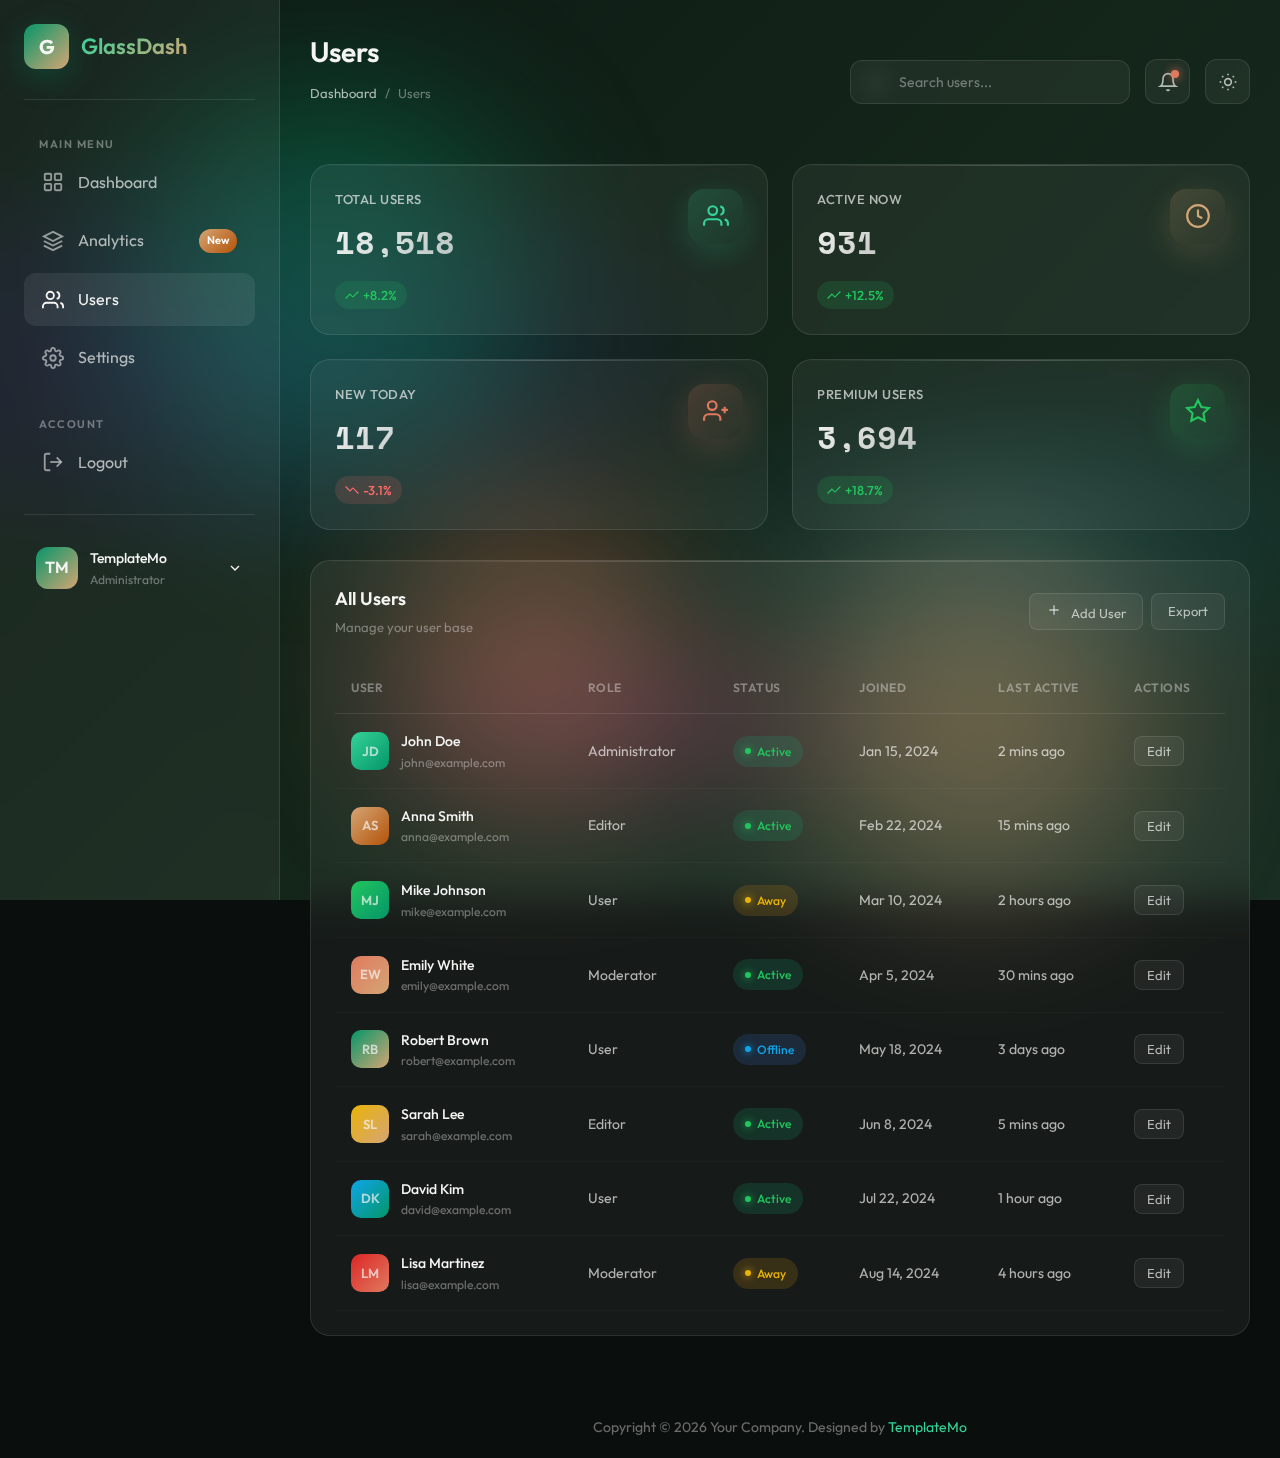
<file: glass/users.html>
<!DOCTYPE html>
<html lang="en">
<head>
    <meta charset="UTF-8">
    <meta name="viewport" content="width=device-width, initial-scale=1.0">
    <title>Users - 3D Glassmorphism Dashboard</title>
    <meta name="description" content="3D Glassmorphism Dashboard Template by TemplateMo">
    <link rel="preconnect" href="https://fonts.googleapis.com">
    <link rel="preconnect" href="https://fonts.gstatic.com" crossorigin>
    <link href="https://fonts.googleapis.com/css2?family=Outfit:wght@300;400;500;600;700&family=Space+Mono:wght@400;700&display=swap" rel="stylesheet">
    <link rel="stylesheet" href="templatemo-glass-admin-style.css">
    <!--

TemplateMo 607 Glass Admin

https://templatemo.com/tm-607-glass-admin

-->
</head>
<body>
    <!-- Animated Background -->
    <div class="background"></div>
    <div class="orb orb-1"></div>
    <div class="orb orb-2"></div>
    <div class="orb orb-3"></div>

    <div class="dashboard">
        <!-- Sidebar -->
        <aside class="sidebar" id="sidebar">
            <div class="sidebar-header">
                <div class="logo">G</div>
                <span class="logo-text">GlassDash</span>
            </div>

            <ul class="nav-menu">
                <li class="nav-section">
                    <span class="nav-section-title">Main Menu</span>
                    <ul>
                        <li class="nav-item">
                            <a href="index.html" class="nav-link">
                                <svg class="nav-icon" viewBox="0 0 24 24" fill="none" stroke="currentColor" stroke-width="2">
                                    <rect x="3" y="3" width="7" height="7" rx="1"/><rect x="14" y="3" width="7" height="7" rx="1"/>
                                    <rect x="3" y="14" width="7" height="7" rx="1"/><rect x="14" y="14" width="7" height="7" rx="1"/>
                                </svg>
                                Dashboard
                            </a>
                        </li>
                        <li class="nav-item">
                            <a href="analytics.html" class="nav-link">
                                <svg class="nav-icon" viewBox="0 0 24 24" fill="none" stroke="currentColor" stroke-width="2">
                                    <path d="M12 2L2 7l10 5 10-5-10-5z"/><path d="M2 17l10 5 10-5"/><path d="M2 12l10 5 10-5"/>
                                </svg>
                                Analytics
                                <span class="nav-badge">New</span>
                            </a>
                        </li>
                        <li class="nav-item">
                            <a href="users.html" class="nav-link active">
                                <svg class="nav-icon" viewBox="0 0 24 24" fill="none" stroke="currentColor" stroke-width="2">
                                    <path d="M17 21v-2a4 4 0 0 0-4-4H5a4 4 0 0 0-4 4v2"/><circle cx="9" cy="7" r="4"/>
                                    <path d="M23 21v-2a4 4 0 0 0-3-3.87"/><path d="M16 3.13a4 4 0 0 1 0 7.75"/>
                                </svg>
                                Users
                            </a>
                        </li>
                        <li class="nav-item">
                            <a href="settings.html" class="nav-link">
                                <svg class="nav-icon" viewBox="0 0 24 24" fill="none" stroke="currentColor" stroke-width="2">
                                    <circle cx="12" cy="12" r="3"/>
                                    <path d="M19.4 15a1.65 1.65 0 0 0 .33 1.82l.06.06a2 2 0 0 1 0 2.83 2 2 0 0 1-2.83 0l-.06-.06a1.65 1.65 0 0 0-1.82-.33 1.65 1.65 0 0 0-1 1.51V21a2 2 0 0 1-2 2 2 2 0 0 1-2-2v-.09A1.65 1.65 0 0 0 9 19.4a1.65 1.65 0 0 0-1.82.33l-.06.06a2 2 0 0 1-2.83 0 2 2 0 0 1 0-2.83l.06-.06a1.65 1.65 0 0 0 .33-1.82 1.65 1.65 0 0 0-1.51-1H3a2 2 0 0 1-2-2 2 2 0 0 1 2-2h.09A1.65 1.65 0 0 0 4.6 9a1.65 1.65 0 0 0-.33-1.82l-.06-.06a2 2 0 0 1 0-2.83 2 2 0 0 1 2.83 0l.06.06a1.65 1.65 0 0 0 1.82.33H9a1.65 1.65 0 0 0 1-1.51V3a2 2 0 0 1 2-2 2 2 0 0 1 2 2v.09a1.65 1.65 0 0 0 1 1.51 1.65 1.65 0 0 0 1.82-.33l.06-.06a2 2 0 0 1 2.83 0 2 2 0 0 1 0 2.83l-.06.06a1.65 1.65 0 0 0-.33 1.82V9a1.65 1.65 0 0 0 1.51 1H21a2 2 0 0 1 2 2 2 2 0 0 1-2 2h-.09a1.65 1.65 0 0 0-1.51 1z"/>
                                </svg>
                                Settings
                            </a>
                        </li>
                    </ul>
                </li>

                <li class="nav-section">
                    <span class="nav-section-title">Account</span>
                    <ul>
                        <li class="nav-item">
                            <a href="login.html" class="nav-link">
                                <svg class="nav-icon" viewBox="0 0 24 24" fill="none" stroke="currentColor" stroke-width="2">
                                    <path d="M9 21H5a2 2 0 0 1-2-2V5a2 2 0 0 1 2-2h4"/>
                                    <polyline points="16 17 21 12 16 7"/><line x1="21" y1="12" x2="9" y2="12"/>
                                </svg>
                                Logout
                            </a>
                        </li>
                    </ul>
                </li>
            </ul>

            <div class="sidebar-footer">
                <div class="user-profile">
                    <div class="user-avatar">TM</div>
                    <div class="user-info">
                        <div class="user-name">TemplateMo</div>
                        <div class="user-role">Administrator</div>
                    </div>
                    <svg width="16" height="16" viewBox="0 0 24 24" fill="none" stroke="currentColor" stroke-width="2">
                        <polyline points="6 9 12 15 18 9"/>
                    </svg>
                </div>
            </div>
        </aside>

        <!-- Main Content -->
        <main class="main-content">
            <!-- Top Navbar -->
            <nav class="navbar">
                <div class="page-header">
                    <h1 class="page-title">Users</h1>
                    <div class="page-breadcrumb">
                        <a href="index.html">Dashboard</a>
                        <span>/</span>
                        <span>Users</span>
                    </div>
                </div>
                <div class="navbar-right">
                    <div class="search-box">
                        <svg class="search-icon" viewBox="0 0 24 24" fill="none" stroke="currentColor" stroke-width="2">
                            <circle cx="11" cy="11" r="8"/><line x1="21" y1="21" x2="16.65" y2="16.65"/>
                        </svg>
                        <input type="text" class="search-input" placeholder="Search users...">
                    </div>
                    <button class="nav-btn">
                        <svg viewBox="0 0 24 24" fill="none" stroke="currentColor" stroke-width="2">
                            <path d="M18 8A6 6 0 0 0 6 8c0 7-3 9-3 9h18s-3-2-3-9"/><path d="M13.73 21a2 2 0 0 1-3.46 0"/>
                        </svg>
                        <span class="notification-dot"></span>
                    </button>
                    <button class="nav-btn" id="theme-toggle" title="Toggle Light/Dark Mode">
                        <svg class="icon-sun" viewBox="0 0 24 24" fill="none" stroke="currentColor" stroke-width="2">
                            <circle cx="12" cy="12" r="4"/><path d="M12 2v2"/><path d="M12 20v2"/>
                            <path d="M4.93 4.93l1.41 1.41"/><path d="M17.66 17.66l1.41 1.41"/>
                            <path d="M2 12h2"/><path d="M20 12h2"/>
                            <path d="M6.34 17.66l-1.41 1.41"/><path d="M19.07 4.93l-1.41 1.41"/>
                        </svg>
                        <svg class="icon-moon" viewBox="0 0 24 24" fill="none" stroke="currentColor" stroke-width="2" style="display: none;">
                            <path d="M21 12.79A9 9 0 1 1 11.21 3 7 7 0 0 0 21 12.79z"/>
                        </svg>
                    </button>
                </div>
            </nav>

            <!-- Stats Cards -->
            <section class="stats-grid">
                <div class="glass-card glass-card-3d stat-card">
                    <div class="stat-card-inner">
                        <div class="stat-info">
                            <h3>Total Users</h3>
                            <div class="stat-value">24,521</div>
                            <span class="stat-change positive">
                                <svg width="14" height="14" viewBox="0 0 24 24" fill="none" stroke="currentColor" stroke-width="2"><polyline points="23 6 13.5 15.5 8.5 10.5 1 18"/></svg>
                                +8.2%
                            </span>
                        </div>
                        <div class="stat-icon cyan">
                            <svg viewBox="0 0 24 24" fill="none" stroke="var(--emerald-light)" stroke-width="2">
                                <path d="M17 21v-2a4 4 0 0 0-4-4H5a4 4 0 0 0-4 4v2"/><circle cx="9" cy="7" r="4"/>
                                <path d="M23 21v-2a4 4 0 0 0-3-3.87"/><path d="M16 3.13a4 4 0 0 1 0 7.75"/>
                            </svg>
                        </div>
                    </div>
                </div>

                <div class="glass-card glass-card-3d stat-card">
                    <div class="stat-card-inner">
                        <div class="stat-info">
                            <h3>Active Now</h3>
                            <div class="stat-value">1,234</div>
                            <span class="stat-change positive">
                                <svg width="14" height="14" viewBox="0 0 24 24" fill="none" stroke="currentColor" stroke-width="2"><polyline points="23 6 13.5 15.5 8.5 10.5 1 18"/></svg>
                                +12.5%
                            </span>
                        </div>
                        <div class="stat-icon magenta">
                            <svg viewBox="0 0 24 24" fill="none" stroke="var(--gold)" stroke-width="2">
                                <circle cx="12" cy="12" r="10"/><path d="M12 6v6l4 2"/>
                            </svg>
                        </div>
                    </div>
                </div>

                <div class="glass-card glass-card-3d stat-card">
                    <div class="stat-card-inner">
                        <div class="stat-info">
                            <h3>New Today</h3>
                            <div class="stat-value">156</div>
                            <span class="stat-change negative">
                                <svg width="14" height="14" viewBox="0 0 24 24" fill="none" stroke="currentColor" stroke-width="2"><polyline points="23 18 13.5 8.5 8.5 13.5 1 6"/></svg>
                                -3.1%
                            </span>
                        </div>
                        <div class="stat-icon purple">
                            <svg viewBox="0 0 24 24" fill="none" stroke="var(--coral)" stroke-width="2">
                                <path d="M16 21v-2a4 4 0 0 0-4-4H5a4 4 0 0 0-4 4v2"/><circle cx="8.5" cy="7" r="4"/>
                                <line x1="20" y1="8" x2="20" y2="14"/><line x1="23" y1="11" x2="17" y2="11"/>
                            </svg>
                        </div>
                    </div>
                </div>

                <div class="glass-card glass-card-3d stat-card">
                    <div class="stat-card-inner">
                        <div class="stat-info">
                            <h3>Premium Users</h3>
                            <div class="stat-value">4,892</div>
                            <span class="stat-change positive">
                                <svg width="14" height="14" viewBox="0 0 24 24" fill="none" stroke="currentColor" stroke-width="2"><polyline points="23 6 13.5 15.5 8.5 10.5 1 18"/></svg>
                                +18.7%
                            </span>
                        </div>
                        <div class="stat-icon success">
                            <svg viewBox="0 0 24 24" fill="none" stroke="var(--success)" stroke-width="2">
                                <polygon points="12 2 15.09 8.26 22 9.27 17 14.14 18.18 21.02 12 17.77 5.82 21.02 7 14.14 2 9.27 8.91 8.26 12 2"/>
                            </svg>
                        </div>
                    </div>
                </div>
            </section>

            <!-- Users Table -->
            <section class="content-grid" style="grid-template-columns: 1fr;">
                <div class="glass-card table-card" style="grid-column: span 1;">
                    <div class="card-header">
                        <div>
                            <h2 class="card-title">All Users</h2>
                            <p class="card-subtitle">Manage your user base</p>
                        </div>
                        <div class="card-actions">
                            <button class="card-btn">
                                <svg width="16" height="16" viewBox="0 0 24 24" fill="none" stroke="currentColor" stroke-width="2" style="margin-right: 6px;">
                                    <line x1="12" y1="5" x2="12" y2="19"/><line x1="5" y1="12" x2="19" y2="12"/>
                                </svg>
                                Add User
                            </button>
                            <button class="card-btn">Export</button>
                        </div>
                    </div>
                    <div class="table-wrapper">
                        <table class="data-table">
                            <thead>
                                <tr>
                                    <th>User</th>
                                    <th>Role</th>
                                    <th>Status</th>
                                    <th>Joined</th>
                                    <th>Last Active</th>
                                    <th>Actions</th>
                                </tr>
                            </thead>
                            <tbody>
                                <tr>
                                    <td><div class="table-user"><div class="table-avatar" style="background: linear-gradient(135deg, var(--emerald-light), var(--emerald));">JD</div><div class="table-user-info"><span class="table-user-name">John Doe</span><span class="table-user-email">john@example.com</span></div></div></td>
                                    <td>Administrator</td>
                                    <td><span class="status-badge completed">Active</span></td>
                                    <td>Jan 15, 2024</td>
                                    <td>2 mins ago</td>
                                    <td>
                                        <button class="card-btn" style="padding: 6px 12px;">Edit</button>
                                    </td>
                                </tr>
                                <tr>
                                    <td><div class="table-user"><div class="table-avatar" style="background: linear-gradient(135deg, var(--gold), var(--amber));">AS</div><div class="table-user-info"><span class="table-user-name">Anna Smith</span><span class="table-user-email">anna@example.com</span></div></div></td>
                                    <td>Editor</td>
                                    <td><span class="status-badge completed">Active</span></td>
                                    <td>Feb 22, 2024</td>
                                    <td>15 mins ago</td>
                                    <td>
                                        <button class="card-btn" style="padding: 6px 12px;">Edit</button>
                                    </td>
                                </tr>
                                <tr>
                                    <td><div class="table-user"><div class="table-avatar" style="background: linear-gradient(135deg, var(--success), var(--emerald));">MJ</div><div class="table-user-info"><span class="table-user-name">Mike Johnson</span><span class="table-user-email">mike@example.com</span></div></div></td>
                                    <td>User</td>
                                    <td><span class="status-badge pending">Away</span></td>
                                    <td>Mar 10, 2024</td>
                                    <td>2 hours ago</td>
                                    <td>
                                        <button class="card-btn" style="padding: 6px 12px;">Edit</button>
                                    </td>
                                </tr>
                                <tr>
                                    <td><div class="table-user"><div class="table-avatar" style="background: linear-gradient(135deg, var(--coral), var(--gold));">EW</div><div class="table-user-info"><span class="table-user-name">Emily White</span><span class="table-user-email">emily@example.com</span></div></div></td>
                                    <td>Moderator</td>
                                    <td><span class="status-badge completed">Active</span></td>
                                    <td>Apr 5, 2024</td>
                                    <td>30 mins ago</td>
                                    <td>
                                        <button class="card-btn" style="padding: 6px 12px;">Edit</button>
                                    </td>
                                </tr>
                                <tr>
                                    <td><div class="table-user"><div class="table-avatar" style="background: linear-gradient(135deg, var(--emerald), var(--gold));">RB</div><div class="table-user-info"><span class="table-user-name">Robert Brown</span><span class="table-user-email">robert@example.com</span></div></div></td>
                                    <td>User</td>
                                    <td><span class="status-badge processing">Offline</span></td>
                                    <td>May 18, 2024</td>
                                    <td>3 days ago</td>
                                    <td>
                                        <button class="card-btn" style="padding: 6px 12px;">Edit</button>
                                    </td>
                                </tr>
                                <tr>
                                    <td><div class="table-user"><div class="table-avatar" style="background: linear-gradient(135deg, var(--warning), var(--gold));">SL</div><div class="table-user-info"><span class="table-user-name">Sarah Lee</span><span class="table-user-email">sarah@example.com</span></div></div></td>
                                    <td>Editor</td>
                                    <td><span class="status-badge completed">Active</span></td>
                                    <td>Jun 8, 2024</td>
                                    <td>5 mins ago</td>
                                    <td>
                                        <button class="card-btn" style="padding: 6px 12px;">Edit</button>
                                    </td>
                                </tr>
                                <tr>
                                    <td><div class="table-user"><div class="table-avatar" style="background: linear-gradient(135deg, var(--info), var(--emerald));">DK</div><div class="table-user-info"><span class="table-user-name">David Kim</span><span class="table-user-email">david@example.com</span></div></div></td>
                                    <td>User</td>
                                    <td><span class="status-badge completed">Active</span></td>
                                    <td>Jul 22, 2024</td>
                                    <td>1 hour ago</td>
                                    <td>
                                        <button class="card-btn" style="padding: 6px 12px;">Edit</button>
                                    </td>
                                </tr>
                                <tr>
                                    <td><div class="table-user"><div class="table-avatar" style="background: linear-gradient(135deg, var(--danger), var(--coral));">LM</div><div class="table-user-info"><span class="table-user-name">Lisa Martinez</span><span class="table-user-email">lisa@example.com</span></div></div></td>
                                    <td>Moderator</td>
                                    <td><span class="status-badge pending">Away</span></td>
                                    <td>Aug 14, 2024</td>
                                    <td>4 hours ago</td>
                                    <td>
                                        <button class="card-btn" style="padding: 6px 12px;">Edit</button>
                                    </td>
                                </tr>
                            </tbody>
                        </table>
                    </div>
                </div>
            </section>
        </main>
    </div>

    <!-- Mobile Menu Toggle -->
    <button class="mobile-menu-toggle">
        <svg viewBox="0 0 24 24" fill="none" stroke="currentColor" stroke-width="2">
            <line x1="3" y1="12" x2="21" y2="12"/><line x1="3" y1="6" x2="21" y2="6"/><line x1="3" y1="18" x2="21" y2="18"/>
        </svg>
    </button>

    <!-- Footer -->
    <footer class="site-footer">
        <p>Copyright © 2026 Your Company. Designed by <a href="https://templatemo.com" target="_blank" rel="nofollow">TemplateMo</a></p>
    </footer>

    <script src="templatemo-glass-admin-script.js"></script>
    <!-- TemplateMo 607 Glass Admin -->
</body>
</html>
</file>
<file: style.css>
/* General Styling */
body {
  background-image: url('https://raw.githubusercontent.com/arpit456jain/Amazing-Js-Projects/master/Candy%20Crush/utils/bg.png');
  display: flex;
  justify-content: center;
  align-items: center;
  min-height: 100vh;
  font-family: 'Montserrat', sans-serif;
  color: #85796b;
}

.grid {
  display: flex;
  flex-wrap: wrap;
  height: 560px;
  width: 560px;
  background-color: rgba(109, 127, 151, 0.5);
  padding: 5px;
  border-radius: 10px;
  box-shadow: 0 2px 4px rgba(0, 0, 0, 0.5) inset, 0 1px 0 #fff;
  margin-left: 80px;
  margin-top: 50px;
}

.grid div {
  height: 70px;
  width: 70px;
  background-size: cover;
  background-position: center;
  border-radius: 5px;
  transition: transform 0.2s ease; /* Smooth animation for interactions */
}

/* Hover effect for interactivity */
.grid div:hover {
    transform: scale(1.05); /* Slightly enlarge on hover */
}

/* Scoreboard Styling */
.scoreBoard {
  background-color: cyan;
  border-radius: 20px;
  margin-top: 200px;
  margin-left: 200px;
  width: auto;
  height: 120px;
  padding: 20px;
  display: flex;
  flex-direction: column;
  justify-content: space-between;
  align-items: center;
  text-align: center;
  color: #85796b;
}

h3, h1 {
  font-family: 'Montserrat', sans-serif;
  text-transform: uppercase;
  margin: 0;
}

h1 {
  margin-top: -10px;
}

.grid div:hover {
    transform: scale(1.05); /* Slightly enlarge on hover */
}

/* Mode Selection Styling */
#modeSelection {
  display: flex;
  flex-direction: column;
  align-items: center;
  justify-content: center;
  height: 100vh;
  background-color: #f0f0f0;
  font-family: 'Montserrat', sans-serif;
  position: absolute;
  top: 0;
  left: 0;
  width: 100%;
  z-index: 10;
}

#modeSelection h2 {
  margin-bottom: 20px;
  color: #333;
}

#modeSelection button {
  margin: 10px;
  padding: 10px 20px;
  font-size: 16px;
  cursor: pointer;
  background-color: #87ceeb;
  border: none;
  border-radius: 5px;
  color: white;
}

/* Timer and Change Mode Button */
#timer {
  font-size: 18px;
  margin-top: 10px;
}

#changeMode {
  margin-top: 10px;
  padding: 5px 10px;
  background-color: #ff6347;
  color: white;
  border: none;
  border-radius: 5px;
  cursor: pointer;
}

/* Initially Hide Game Elements */
.grid, .scoreBoard {
  display: none;
}
</file>
<file: glass/templatemo-glass-admin-style.css>
/* ============================================
   TemplateMo 3D Glassmorphism Dashboard
   https://templatemo.com
   CSS Stylesheet
============================================ */

/* ============================================
   CSS CUSTOM PROPERTIES
============================================ */
:root {
    /* Primary Colors - Emerald & Gold Luxury */
    --emerald: #059669;
    --emerald-light: #34d399;
    --gold: #d4a574;
    --gold-light: #e8c9a0;
    --amber: #b45309;
    --cream: #fef3e2;
    
    /* Accent Colors */
    --coral: #e07a5f;
    --slate: #475569;
    
    /* Glass Colors */
    --glass-bg: rgba(255, 255, 255, 0.05);
    --glass-border: rgba(255, 255, 255, 0.1);
    --glass-shadow: rgba(0, 0, 0, 0.3);
    --glass-hover: rgba(255, 255, 255, 0.08);
    
    /* Background - Deep Forest */
    --bg-dark: #0a0f0d;
    --bg-gradient-1: #0d1a14;
    --bg-gradient-2: #132419;
    --bg-gradient-3: #1a2e23;
    
    /* Text */
    --text-primary: #f5f5f4;
    --text-secondary: rgba(245, 245, 244, 0.7);
    --text-muted: rgba(245, 245, 244, 0.4);
    
    /* Status Colors */
    --success: #22c55e;
    --warning: #eab308;
    --danger: #dc2626;
    --info: #0ea5e9;
    
    /* Spacing */
    --sidebar-width: 280px;
    --navbar-height: 70px;
    --border-radius: 20px;
    --card-padding: 24px;
    
    /* Transitions */
    --transition-fast: 0.2s ease;
    --transition-normal: 0.3s ease;
    --transition-slow: 0.5s ease;
}

/* Light Mode */
[data-theme="light"] {
    /* Glass Colors - Light */
    --glass-bg: rgba(255, 255, 255, 0.6);
    --glass-border: rgba(0, 0, 0, 0.1);
    --glass-shadow: rgba(0, 0, 0, 0.1);
    --glass-hover: rgba(255, 255, 255, 0.8);
    
    /* Background - Light */
    --bg-dark: #f5f5f0;
    --bg-gradient-1: #e8f5e9;
    --bg-gradient-2: #f1f8e9;
    --bg-gradient-3: #fefefe;
    
    /* Text - Light */
    --text-primary: #1a1a1a;
    --text-secondary: rgba(26, 26, 26, 0.7);
    --text-muted: rgba(26, 26, 26, 0.5);
}

[data-theme="light"] .orb {
    opacity: 0.15;
}

[data-theme="light"] .glass-card::before {
    background: linear-gradient(90deg, transparent, rgba(0,0,0,0.05), transparent);
}

[data-theme="light"] .stat-value {
    background: linear-gradient(135deg, var(--text-primary), var(--text-secondary));
    -webkit-background-clip: text;
    background-clip: text;
}

[data-theme="light"] .table-wrapper::-webkit-scrollbar-track {
    background: rgba(0, 0, 0, 0.05);
}

[data-theme="light"] .chart-wrapper::-webkit-scrollbar-track {
    background: rgba(0, 0, 0, 0.05);
}

[data-theme="light"] .activity-list::-webkit-scrollbar-thumb {
    background: var(--glass-border);
}

/* ============================================
   RESET & BASE STYLES
============================================ */
*, *::before, *::after {
    margin: 0;
    padding: 0;
    box-sizing: border-box;
}

html {
    scroll-behavior: smooth;
}

body {
    font-family: 'Outfit', sans-serif;
    background: var(--bg-dark);
    color: var(--text-primary);
    min-height: 100vh;
    overflow-x: hidden;
    line-height: 1.6;
}

a {
    text-decoration: none;
    color: inherit;
}

/* ============================================
   ANIMATED BACKGROUND
============================================ */
.background {
    position: fixed;
    top: 0;
    left: 0;
    width: 100%;
    height: 100%;
    z-index: -2;
    background: linear-gradient(135deg, var(--bg-gradient-1) 0%, var(--bg-gradient-2) 50%, var(--bg-gradient-3) 100%);
}

.background::before {
    content: '';
    position: absolute;
    top: 0;
    left: 0;
    width: 100%;
    height: 100%;
    background: 
        radial-gradient(ellipse 80% 50% at 20% 40%, rgba(120, 0, 255, 0.15) 0%, transparent 50%),
        radial-gradient(ellipse 60% 40% at 80% 60%, rgba(0, 200, 255, 0.12) 0%, transparent 50%),
        radial-gradient(ellipse 50% 30% at 50% 80%, rgba(255, 0, 200, 0.1) 0%, transparent 50%);
}

/* Floating Orbs */
.orb {
    position: fixed;
    border-radius: 50%;
    filter: blur(80px);
    opacity: 0.4;
    z-index: -1;
    animation: float 20s ease-in-out infinite;
}

.orb-1 {
    width: 400px;
    height: 400px;
    background: var(--emerald);
    top: 10%;
    left: 10%;
    animation-delay: 0s;
}

.orb-2 {
    width: 350px;
    height: 350px;
    background: var(--gold);
    top: 60%;
    right: 10%;
    animation-delay: -5s;
}

.orb-3 {
    width: 300px;
    height: 300px;
    background: var(--coral);
    bottom: 10%;
    left: 30%;
    animation-delay: -10s;
}

@keyframes float {
    0%, 100% { transform: translate(0, 0) scale(1); }
    25% { transform: translate(30px, -30px) scale(1.05); }
    50% { transform: translate(-20px, 20px) scale(0.95); }
    75% { transform: translate(20px, 10px) scale(1.02); }
}

/* ============================================
   LAYOUT STRUCTURE
============================================ */
.dashboard {
    display: flex;
    min-height: 100vh;
}

/* ============================================
   SIDEBAR
============================================ */
.sidebar {
    position: fixed;
    left: 0;
    top: 0;
    width: var(--sidebar-width);
    height: 100vh;
    background: var(--glass-bg);
    backdrop-filter: blur(20px);
    -webkit-backdrop-filter: blur(20px);
    border-right: 1px solid var(--glass-border);
    padding: 24px;
    z-index: 100;
    transition: all var(--transition-normal);
    overflow-y: auto;
}

/* Custom Scrollbar for Sidebar */
.sidebar::-webkit-scrollbar {
    width: 6px;
}

.sidebar::-webkit-scrollbar-track {
    background: transparent;
}

.sidebar::-webkit-scrollbar-thumb {
    background: var(--glass-border);
    border-radius: 3px;
}

.sidebar::-webkit-scrollbar-thumb:hover {
    background: var(--emerald-light);
}

.sidebar-header {
    display: flex;
    align-items: center;
    gap: 12px;
    padding-bottom: 30px;
    border-bottom: 1px solid var(--glass-border);
    margin-bottom: 30px;
}

.logo {
    width: 45px;
    height: 45px;
    background: linear-gradient(135deg, var(--emerald), var(--gold));
    border-radius: 12px;
    display: flex;
    align-items: center;
    justify-content: center;
    font-weight: 700;
    font-size: 20px;
    box-shadow: 0 8px 32px rgba(5, 150, 105, 0.3);
}

.logo-text {
    font-size: 22px;
    font-weight: 600;
    background: linear-gradient(135deg, var(--emerald-light), var(--gold));
    -webkit-background-clip: text;
    -webkit-text-fill-color: transparent;
    background-clip: text;
}

.nav-menu {
    list-style: none;
    flex: 1;
}

.nav-menu ul {
    list-style: none;
    padding: 0;
    margin: 0;
}

.nav-section {
    margin-bottom: 25px;
    list-style: none;
}

.nav-section-title {
    font-size: 11px;
    font-weight: 600;
    text-transform: uppercase;
    letter-spacing: 1.5px;
    color: var(--text-muted);
    margin-bottom: 12px;
    padding-left: 15px;
}

.nav-item {
    margin-bottom: 5px;
    list-style: none;
}

.nav-link {
    display: flex;
    align-items: center;
    gap: 14px;
    padding: 14px 18px;
    color: var(--text-secondary);
    text-decoration: none;
    border-radius: 12px;
    transition: all var(--transition-fast);
    position: relative;
    overflow: hidden;
}

.nav-link:hover {
    background: var(--glass-hover);
    color: var(--text-primary);
}

.nav-link.active {
    background: var(--glass-hover);
    color: var(--text-primary);
}

.nav-icon {
    width: 22px;
    height: 22px;
    opacity: 0.8;
}

.nav-link.active .nav-icon,
.nav-link:hover .nav-icon {
    opacity: 1;
}

.nav-badge {
    margin-left: auto;
    background: linear-gradient(135deg, var(--gold), var(--amber));
    color: white;
    font-size: 11px;
    font-weight: 600;
    padding: 3px 8px;
    border-radius: 20px;
}

/* Sidebar User Profile */
.sidebar-footer {
    padding-top: 20px;
    border-top: 1px solid var(--glass-border);
}

.user-profile {
    display: flex;
    align-items: center;
    gap: 12px;
    padding: 12px;
    border-radius: 12px;
    cursor: pointer;
    transition: background var(--transition-fast);
}

.user-profile:hover {
    background: var(--glass-hover);
}

.user-avatar {
    width: 42px;
    height: 42px;
    border-radius: 12px;
    background: linear-gradient(135deg, var(--emerald), var(--gold));
    display: flex;
    align-items: center;
    justify-content: center;
    font-weight: 600;
    font-size: 16px;
}

.user-info {
    flex: 1;
}

.user-name {
    font-weight: 500;
    font-size: 14px;
}

.user-role {
    font-size: 12px;
    color: var(--text-muted);
}

/* ============================================
   MAIN CONTENT
============================================ */
.main-content {
    flex: 1;
    margin-left: var(--sidebar-width);
    padding: 30px;
    min-height: 100vh;
}

/* ============================================
   TOP NAVBAR
============================================ */
.navbar {
    display: flex;
    align-items: center;
    justify-content: space-between;
    margin-bottom: 30px;
    gap: 20px;
}

.page-title {
    font-size: 28px;
    font-weight: 600;
}

.navbar-right {
    display: flex;
    align-items: center;
    gap: 15px;
}

.search-box {
    position: relative;
}

.search-input {
    width: 280px;
    padding: 12px 20px 12px 48px;
    background: var(--glass-bg);
    backdrop-filter: blur(10px);
    border: 1px solid var(--glass-border);
    border-radius: 12px;
    color: var(--text-primary);
    font-family: inherit;
    font-size: 14px;
    transition: all var(--transition-fast);
}

.search-input::placeholder {
    color: var(--text-muted);
}

.search-input:focus {
    outline: none;
    border-color: var(--emerald-light);
    box-shadow: 0 0 20px rgba(52, 211, 153, 0.2);
}

.search-icon {
    position: absolute;
    left: 16px;
    top: 50%;
    transform: translateY(-50%);
    width: 20px;
    height: 20px;
    color: var(--text-muted);
}

.nav-btn {
    width: 45px;
    height: 45px;
    background: var(--glass-bg);
    backdrop-filter: blur(10px);
    border: 1px solid var(--glass-border);
    border-radius: 12px;
    display: flex;
    align-items: center;
    justify-content: center;
    cursor: pointer;
    position: relative;
    transition: all var(--transition-fast);
}

.nav-btn:hover {
    background: var(--glass-hover);
    border-color: var(--emerald-light);
}

.nav-btn svg {
    width: 20px;
    height: 20px;
    color: var(--text-secondary);
}

.notification-dot {
    position: absolute;
    top: 10px;
    right: 10px;
    width: 8px;
    height: 8px;
    background: var(--coral);
    border-radius: 50%;
    box-shadow: 0 0 10px var(--coral);
}

/* ============================================
   GLASS CARD BASE
============================================ */
.glass-card {
    background: var(--glass-bg);
    backdrop-filter: blur(20px);
    -webkit-backdrop-filter: blur(20px);
    border: 1px solid var(--glass-border);
    border-radius: var(--border-radius);
    padding: var(--card-padding);
    position: relative;
    overflow: hidden;
    transition: all var(--transition-normal);
    transform-style: preserve-3d;
    perspective: 1000px;
}

.glass-card::before {
    content: '';
    position: absolute;
    top: 0;
    left: 0;
    right: 0;
    height: 1px;
    background: linear-gradient(90deg, transparent, rgba(255,255,255,0.2), transparent);
}

.glass-card:hover {
    background: var(--glass-hover);
    border-color: rgba(255, 255, 255, 0.15);
    box-shadow: 
        0 25px 50px -12px var(--glass-shadow),
        0 0 40px rgba(52, 211, 153, 0.1);
}

/* 3D Tilt Effect */
.glass-card-3d {
    transition: transform 0.4s cubic-bezier(0.03, 0.98, 0.52, 0.99);
}

.glass-card-3d:hover {
    transform: rotateX(5deg) rotateY(-5deg) translateZ(10px);
}

/* ============================================
   STATS CARDS
============================================ */
.stats-grid {
    display: grid;
    grid-template-columns: repeat(4, 1fr);
    gap: 24px;
    margin-bottom: 30px;
}

.stat-card {
    position: relative;
}

.stat-card-inner {
    display: flex;
    align-items: flex-start;
    justify-content: space-between;
}

.stat-info h3 {
    font-size: 13px;
    font-weight: 500;
    color: var(--text-secondary);
    margin-bottom: 8px;
    text-transform: uppercase;
    letter-spacing: 0.5px;
}

.stat-value {
    font-family: 'Space Mono', monospace;
    font-size: 32px;
    font-weight: 700;
    margin-bottom: 12px;
    background: linear-gradient(135deg, var(--text-primary), var(--text-secondary));
    -webkit-background-clip: text;
    -webkit-text-fill-color: transparent;
    background-clip: text;
}

.stat-change {
    display: inline-flex;
    align-items: center;
    gap: 4px;
    font-size: 13px;
    font-weight: 500;
    padding: 4px 10px;
    border-radius: 20px;
}

.stat-change.positive {
    color: var(--success);
    background: rgba(34, 197, 94, 0.15);
}

.stat-change.negative {
    color: #ff6b6b;
    background: rgba(255, 107, 107, 0.15);
}

.stat-icon {
    width: 55px;
    height: 55px;
    border-radius: 16px;
    display: flex;
    align-items: center;
    justify-content: center;
}

.stat-icon.cyan {
    background: linear-gradient(135deg, rgba(52, 211, 153, 0.2), rgba(52, 211, 153, 0.05));
    box-shadow: 0 8px 32px rgba(52, 211, 153, 0.2);
}

.stat-icon.magenta {
    background: linear-gradient(135deg, rgba(212, 165, 116, 0.2), rgba(212, 165, 116, 0.05));
    box-shadow: 0 8px 32px rgba(212, 165, 116, 0.2);
}

.stat-icon.purple {
    background: linear-gradient(135deg, rgba(224, 122, 95, 0.2), rgba(224, 122, 95, 0.05));
    box-shadow: 0 8px 32px rgba(224, 122, 95, 0.2);
}

.stat-icon.success {
    background: linear-gradient(135deg, rgba(34, 197, 94, 0.2), rgba(34, 197, 94, 0.05));
    box-shadow: 0 8px 32px rgba(34, 197, 94, 0.2);
}

.stat-icon svg {
    width: 26px;
    height: 26px;
}

/* Sparkline in stat card */
.stat-sparkline {
    position: absolute;
    bottom: 0;
    left: 0;
    right: 0;
    height: 50px;
    opacity: 0.3;
}

/* ============================================
   CONTENT GRID
============================================ */
.content-grid {
    display: grid;
    grid-template-columns: 2fr 1fr;
    gap: 24px;
    margin-bottom: 30px;
}

/* ============================================
   CHART CARD
============================================ */
.chart-card {
    min-height: 380px;
}

.card-header {
    display: flex;
    align-items: center;
    justify-content: space-between;
    margin-bottom: 24px;
}

.card-title {
    font-size: 18px;
    font-weight: 600;
}

.card-subtitle {
    font-size: 13px;
    color: var(--text-muted);
    margin-top: 4px;
}

.card-actions {
    display: flex;
    gap: 8px;
}

.card-btn {
    padding: 8px 16px;
    background: var(--glass-bg);
    border: 1px solid var(--glass-border);
    border-radius: 8px;
    color: var(--text-secondary);
    font-family: inherit;
    font-size: 13px;
    cursor: pointer;
    transition: all var(--transition-fast);
}

.card-btn:hover,
.card-btn.active {
    background: var(--glass-hover);
    border-color: var(--emerald-light);
    color: var(--text-primary);
}

/* Chart Container */
.chart-wrapper {
    overflow-x: auto;
    margin: 0 -10px;
    padding: 0 10px;
}

.chart-wrapper::-webkit-scrollbar {
    height: 8px;
}

.chart-wrapper::-webkit-scrollbar-track {
    background: rgba(255, 255, 255, 0.05);
    border-radius: 4px;
}

.chart-wrapper::-webkit-scrollbar-thumb {
    background: linear-gradient(90deg, var(--emerald), var(--gold));
    border-radius: 4px;
}

.chart-wrapper::-webkit-scrollbar-thumb:hover {
    background: linear-gradient(90deg, var(--emerald-light), var(--gold-light));
}

.chart-container {
    height: 250px;
    position: relative;
    display: flex;
    min-width: 500px;
}

.chart-y-axis {
    display: flex;
    flex-direction: column;
    justify-content: space-between;
    padding: 20px 0;
    padding-right: 12px;
    text-align: right;
}

.y-value {
    font-family: 'Space Mono', monospace;
    font-size: 11px;
    color: var(--text-muted);
}

.chart-placeholder {
    flex: 1;
    height: 100%;
    display: flex;
    align-items: flex-end;
    justify-content: space-between;
    gap: 8px;
    padding: 20px 0;
    border-left: 1px solid var(--glass-border);
    padding-left: 12px;
}

.chart-bar-group {
    flex: 1;
    height: 100%;
    display: flex;
    flex-direction: column;
    align-items: center;
    justify-content: flex-end;
    gap: 8px;
}

.chart-bar {
    width: 100%;
    max-width: 40px;
    border-radius: 8px 8px 0 0;
    background: linear-gradient(180deg, var(--emerald-light), var(--emerald));
    transition: all var(--transition-normal);
    position: relative;
    min-height: 10px;
}

.chart-bar.bar-emerald {
    background: linear-gradient(180deg, #6db897, #3d8b6e);
}

.chart-bar.bar-gold {
    background: linear-gradient(180deg, #c9b896, #a89068);
}

.chart-bar.bar-coral {
    background: linear-gradient(180deg, #d4a090, #b87a68);
}

.chart-bar.bar-teal {
    background: linear-gradient(180deg, #7ac4b8, #4a9e92);
}

.chart-bar.bar-amber {
    background: linear-gradient(180deg, #d4b06a, #a88542);
}

.chart-bar::before {
    content: '';
    position: absolute;
    top: 0;
    left: 0;
    right: 0;
    height: 50%;
    background: linear-gradient(180deg, rgba(255,255,255,0.2), transparent);
    border-radius: 8px 8px 0 0;
}

.chart-bar:hover {
    filter: brightness(1.15);
    transform: scaleY(1.02);
    transform-origin: bottom;
}

.chart-bar.bar-emerald:hover {
    box-shadow: 0 0 16px rgba(61, 139, 110, 0.4);
}

.chart-bar.bar-gold:hover {
    box-shadow: 0 0 16px rgba(168, 144, 104, 0.4);
}

.chart-bar.bar-coral:hover {
    box-shadow: 0 0 16px rgba(184, 122, 104, 0.4);
}

.chart-bar.bar-teal:hover {
    box-shadow: 0 0 16px rgba(74, 158, 146, 0.4);
}

.chart-bar.bar-amber:hover {
    box-shadow: 0 0 16px rgba(168, 133, 66, 0.4);
}

.chart-label {
    font-size: 11px;
    color: var(--text-muted);
    font-weight: 500;
}

/* ============================================
   ACTIVITY FEED
============================================ */
.activity-card {
    max-height: 380px;
    display: flex;
    flex-direction: column;
}

.activity-list {
    flex: 1;
    overflow-y: auto;
    margin: 0 -10px;
    padding: 0 10px;
}

.activity-list::-webkit-scrollbar {
    width: 4px;
}

.activity-list::-webkit-scrollbar-track {
    background: transparent;
}

.activity-list::-webkit-scrollbar-thumb {
    background: var(--glass-border);
    border-radius: 2px;
}

.activity-item {
    display: flex;
    align-items: flex-start;
    gap: 14px;
    padding: 14px 0;
    border-bottom: 1px solid var(--glass-border);
}

.activity-item:last-child {
    border-bottom: none;
}

.activity-avatar {
    width: 40px;
    height: 40px;
    border-radius: 10px;
    display: flex;
    align-items: center;
    justify-content: center;
    font-weight: 600;
    font-size: 14px;
    flex-shrink: 0;
}

.activity-content {
    flex: 1;
    min-width: 0;
}

.activity-text {
    font-size: 14px;
    color: var(--text-secondary);
    margin-bottom: 4px;
}

.activity-text strong {
    color: var(--text-primary);
    font-weight: 500;
}

.activity-time {
    font-size: 12px;
    color: var(--text-muted);
}

/* ============================================
   DATA TABLE
============================================ */
.table-card {
    grid-column: span 2;
}

.table-wrapper {
    overflow-x: auto;
    margin: 0 -10px;
    padding: 0 10px;
}

.table-wrapper::-webkit-scrollbar {
    height: 8px;
}

.table-wrapper::-webkit-scrollbar-track {
    background: rgba(255, 255, 255, 0.05);
    border-radius: 4px;
}

.table-wrapper::-webkit-scrollbar-thumb {
    background: linear-gradient(90deg, var(--emerald), var(--gold));
    border-radius: 4px;
}

.table-wrapper::-webkit-scrollbar-thumb:hover {
    background: linear-gradient(90deg, var(--emerald-light), var(--gold-light));
}

.data-table {
    width: 100%;
    min-width: 700px;
    border-collapse: collapse;
}

.data-table th,
.data-table td {
    padding: 16px;
    text-align: left;
}

.data-table th {
    font-size: 12px;
    font-weight: 600;
    text-transform: uppercase;
    letter-spacing: 0.5px;
    color: var(--text-muted);
    border-bottom: 1px solid var(--glass-border);
}

.data-table tr {
    transition: background var(--transition-fast);
}

.data-table tbody tr:hover {
    background: var(--glass-hover);
}

.data-table td {
    font-size: 14px;
    color: var(--text-secondary);
    border-bottom: 1px solid rgba(255, 255, 255, 0.03);
}

.table-user {
    display: flex;
    align-items: center;
    gap: 12px;
}

.table-avatar {
    width: 38px;
    height: 38px;
    border-radius: 10px;
    display: flex;
    align-items: center;
    justify-content: center;
    font-weight: 600;
    font-size: 13px;
}

.table-user-info {
    display: flex;
    flex-direction: column;
}

.table-user-name {
    color: var(--text-primary);
    font-weight: 500;
}

.table-user-email {
    font-size: 12px;
    color: var(--text-muted);
}

.status-badge {
    display: inline-flex;
    align-items: center;
    gap: 6px;
    padding: 6px 12px;
    border-radius: 20px;
    font-size: 12px;
    font-weight: 500;
}

.status-badge::before {
    content: '';
    width: 6px;
    height: 6px;
    border-radius: 50%;
}

.status-badge.completed {
    background: rgba(16, 185, 129, 0.15);
    color: var(--success);
}

.status-badge.completed::before {
    background: var(--success);
    box-shadow: 0 0 8px var(--success);
}

.status-badge.pending {
    background: rgba(245, 158, 11, 0.15);
    color: var(--warning);
}

.status-badge.pending::before {
    background: var(--warning);
    box-shadow: 0 0 8px var(--warning);
}

.status-badge.processing {
    background: rgba(59, 130, 246, 0.15);
    color: var(--info);
}

.status-badge.processing::before {
    background: var(--info);
    box-shadow: 0 0 8px var(--info);
}

.table-amount {
    font-family: 'Space Mono', monospace;
    font-weight: 600;
    color: var(--text-primary);
}

/* ============================================
   PROGRESS BARS
============================================ */
.progress-card {
    padding: var(--card-padding);
}

.progress-item {
    margin-bottom: 24px;
}

.progress-item:last-child {
    margin-bottom: 0;
}

.progress-header {
    display: flex;
    justify-content: space-between;
    margin-bottom: 10px;
}

.progress-label {
    font-size: 14px;
    font-weight: 500;
}

.progress-value {
    font-family: 'Space Mono', monospace;
    font-size: 14px;
    color: var(--text-secondary);
}

.progress-bar {
    height: 8px;
    background: rgba(255, 255, 255, 0.1);
    border-radius: 10px;
    overflow: hidden;
}

.progress-fill {
    height: 100%;
    border-radius: 10px;
    transition: width 1s ease-out;
    position: relative;
}

.progress-fill::after {
    content: '';
    position: absolute;
    top: 0;
    left: 0;
    right: 0;
    height: 50%;
    background: linear-gradient(180deg, rgba(255,255,255,0.3), transparent);
}

.progress-fill.cyan {
    background: linear-gradient(90deg, var(--emerald-light), var(--emerald));
    box-shadow: 0 0 20px rgba(52, 211, 153, 0.4);
}

.progress-fill.magenta {
    background: linear-gradient(90deg, var(--gold-light), var(--gold));
    box-shadow: 0 0 20px rgba(212, 165, 116, 0.4);
}

.progress-fill.purple {
    background: linear-gradient(90deg, var(--coral), var(--amber));
    box-shadow: 0 0 20px rgba(224, 122, 95, 0.4);
}

/* ============================================
   BOTTOM GRID
============================================ */
.bottom-grid {
    display: grid;
    grid-template-columns: repeat(3, 1fr);
    gap: 24px;
}

/* ============================================
   CALENDAR WIDGET
============================================ */
.calendar-header {
    display: flex;
    align-items: center;
    justify-content: space-between;
    margin-bottom: 20px;
}

.calendar-nav {
    display: flex;
    gap: 8px;
}

.calendar-nav-btn {
    width: 32px;
    height: 32px;
    background: var(--glass-bg);
    border: 1px solid var(--glass-border);
    border-radius: 8px;
    display: flex;
    align-items: center;
    justify-content: center;
    cursor: pointer;
    transition: all var(--transition-fast);
}

.calendar-nav-btn:hover {
    background: var(--glass-hover);
    border-color: var(--emerald-light);
}

.calendar-nav-btn svg {
    width: 16px;
    height: 16px;
    color: var(--text-secondary);
}

.calendar-grid {
    display: grid;
    grid-template-columns: repeat(7, 1fr);
    gap: 4px;
    text-align: center;
}

.calendar-day-name {
    font-size: 11px;
    font-weight: 600;
    color: var(--text-muted);
    padding: 8px 0;
    text-transform: uppercase;
}

.calendar-day {
    aspect-ratio: 1;
    display: flex;
    align-items: center;
    justify-content: center;
    font-size: 13px;
    border-radius: 8px;
    cursor: pointer;
    transition: all var(--transition-fast);
}

.calendar-day:hover {
    background: var(--glass-hover);
}

.calendar-day.other-month {
    color: var(--text-muted);
}

.calendar-day.today {
    background: linear-gradient(135deg, var(--emerald), var(--emerald-light));
    color: white;
    font-weight: 600;
    box-shadow: 0 4px 15px rgba(5, 150, 105, 0.3);
}

.calendar-day.has-event::after {
    content: '';
    position: absolute;
    bottom: 4px;
    width: 4px;
    height: 4px;
    background: var(--gold);
    border-radius: 50%;
}

/* ============================================
   DONUT CHART
============================================ */
.donut-container {
    display: flex;
    align-items: center;
    gap: 30px;
    margin-top: 20px;
}

.donut-chart {
    width: 140px;
    height: 140px;
    position: relative;
}

.donut-chart svg {
    transform: rotate(-90deg);
}

.donut-chart circle {
    fill: none;
    stroke-width: 20;
}

.donut-bg {
    stroke: rgba(255, 255, 255, 0.1);
}

.donut-segment {
    stroke-linecap: round;
    transition: stroke-dashoffset 1s ease-out;
}

.donut-center {
    position: absolute;
    top: 50%;
    left: 50%;
    transform: translate(-50%, -50%);
    text-align: center;
}

.donut-value {
    font-family: 'Space Mono', monospace;
    font-size: 28px;
    font-weight: 700;
}

.donut-label {
    font-size: 12px;
    color: var(--text-muted);
}

.donut-legend {
    display: flex;
    flex-direction: column;
    gap: 12px;
}

.legend-item {
    display: flex;
    align-items: center;
    gap: 10px;
    font-size: 13px;
}

.legend-color {
    width: 12px;
    height: 12px;
    border-radius: 4px;
}

.legend-color.cyan { background: var(--emerald-light); }
.legend-color.magenta { background: var(--gold); }
.legend-color.purple { background: var(--coral); }

/* ============================================
   WEATHER WIDGET
============================================ */
.weather-main {
    display: flex;
    align-items: center;
    gap: 20px;
    margin-bottom: 24px;
}

.weather-icon {
    width: 80px;
    height: 80px;
    background: linear-gradient(135deg, rgba(52, 211, 153, 0.2), rgba(212, 165, 116, 0.2));
    border-radius: 20px;
    display: flex;
    align-items: center;
    justify-content: center;
}

.weather-icon svg {
    width: 45px;
    height: 45px;
    color: var(--emerald-light);
}

.weather-temp {
    font-family: 'Space Mono', monospace;
    font-size: 48px;
    font-weight: 700;
    line-height: 1;
}

.weather-desc {
    font-size: 14px;
    color: var(--text-secondary);
    margin-top: 4px;
}

.weather-details {
    display: grid;
    grid-template-columns: repeat(3, 1fr);
    gap: 16px;
}

.weather-detail {
    text-align: center;
    padding: 12px;
    background: var(--glass-bg);
    border-radius: 12px;
}

.weather-detail-value {
    font-family: 'Space Mono', monospace;
    font-size: 18px;
    font-weight: 600;
    margin-bottom: 4px;
}

.weather-detail-label {
    font-size: 11px;
    color: var(--text-muted);
    text-transform: uppercase;
}

/* ============================================
   MOBILE MENU TOGGLE
============================================ */
.mobile-menu-toggle {
    display: none;
    position: fixed;
    bottom: 24px;
    right: 24px;
    width: 56px;
    height: 56px;
    background: linear-gradient(135deg, var(--emerald), var(--gold));
    border: none;
    border-radius: 16px;
    cursor: pointer;
    z-index: 200;
    box-shadow: 0 8px 32px rgba(5, 150, 105, 0.3);
}

.mobile-menu-toggle svg {
    width: 24px;
    height: 24px;
    color: white;
}

/* ============================================
   LOGIN PAGE STYLES
============================================ */
.login-page {
    min-height: 100vh;
    display: flex;
    flex-direction: column;
    align-items: center;
    justify-content: center;
    padding: 40px 20px;
}

.login-container {
    width: 100%;
    max-width: 440px;
}

.login-card {
    background: var(--glass-bg);
    backdrop-filter: blur(20px);
    -webkit-backdrop-filter: blur(20px);
    border: 1px solid var(--glass-border);
    border-radius: var(--border-radius);
    padding: 48px 40px;
    position: relative;
    overflow: hidden;
}

.login-card::before {
    content: '';
    position: absolute;
    top: 0;
    left: 0;
    right: 0;
    height: 1px;
    background: linear-gradient(90deg, transparent, rgba(255,255,255,0.2), transparent);
}

.login-header {
    text-align: center;
    margin-bottom: 40px;
}

.login-logo {
    width: 70px;
    height: 70px;
    background: linear-gradient(135deg, var(--emerald), var(--gold));
    border-radius: 18px;
    display: flex;
    align-items: center;
    justify-content: center;
    font-weight: 700;
    font-size: 28px;
    margin: 0 auto 20px;
    box-shadow: 0 12px 40px rgba(5, 150, 105, 0.3);
}

.login-title {
    font-size: 28px;
    font-weight: 600;
    margin-bottom: 8px;
}

.login-subtitle {
    font-size: 14px;
    color: var(--text-muted);
}

.form-group {
    margin-bottom: 24px;
}

.form-label {
    display: block;
    font-size: 13px;
    font-weight: 500;
    color: var(--text-secondary);
    margin-bottom: 8px;
}

.form-input {
    width: 100%;
    padding: 14px 18px;
    background: var(--glass-bg);
    border: 1px solid var(--glass-border);
    border-radius: 12px;
    color: var(--text-primary);
    font-family: inherit;
    font-size: 15px;
    transition: all var(--transition-fast);
}

.form-input::placeholder {
    color: var(--text-muted);
}

.form-input:focus {
    outline: none;
    border-color: var(--emerald-light);
    box-shadow: 0 0 20px rgba(52, 211, 153, 0.2);
}

.form-row {
    display: flex;
    align-items: center;
    justify-content: space-between;
    margin-bottom: 30px;
}

.checkbox-label {
    display: flex;
    align-items: center;
    gap: 10px;
    font-size: 14px;
    color: var(--text-secondary);
    cursor: pointer;
}

.checkbox-label input {
    width: 18px;
    height: 18px;
    accent-color: var(--emerald);
}

.forgot-link {
    font-size: 14px;
    color: var(--emerald-light);
    text-decoration: none;
    transition: color var(--transition-fast);
}

.forgot-link:hover {
    color: var(--gold);
}

.btn {
    display: inline-flex;
    align-items: center;
    justify-content: center;
    gap: 10px;
    padding: 14px 28px;
    border: none;
    border-radius: 12px;
    font-family: inherit;
    font-size: 15px;
    font-weight: 500;
    cursor: pointer;
    transition: all var(--transition-fast);
}

.btn-primary {
    width: 100%;
    background: linear-gradient(135deg, var(--emerald), var(--emerald-light));
    color: white;
    box-shadow: 0 8px 24px rgba(5, 150, 105, 0.3);
}

.btn-primary:hover {
    transform: translateY(-2px);
    box-shadow: 0 12px 32px rgba(5, 150, 105, 0.4);
}

.btn-secondary {
    width: 100%;
    background: var(--glass-bg);
    border: 1px solid var(--glass-border);
    color: var(--text-primary);
}

.btn-secondary:hover {
    background: var(--glass-hover);
    border-color: var(--emerald-light);
}

.divider {
    display: flex;
    align-items: center;
    gap: 16px;
    margin: 28px 0;
}

.divider::before,
.divider::after {
    content: '';
    flex: 1;
    height: 1px;
    background: var(--glass-border);
}

.divider span {
    font-size: 13px;
    color: var(--text-muted);
}

.social-login {
    display: flex;
    gap: 12px;
    margin-bottom: 28px;
}

.social-btn {
    flex: 1;
    padding: 12px;
    background: var(--glass-bg);
    border: 1px solid var(--glass-border);
    border-radius: 12px;
    display: flex;
    align-items: center;
    justify-content: center;
    cursor: pointer;
    transition: all var(--transition-fast);
}

.social-btn:hover {
    background: var(--glass-hover);
    border-color: var(--emerald-light);
}

.social-btn svg {
    width: 22px;
    height: 22px;
}

.login-footer {
    text-align: center;
    font-size: 14px;
    color: var(--text-muted);
}

.login-footer a {
    color: var(--emerald-light);
    text-decoration: none;
}

.login-footer a:hover {
    color: var(--gold);
}

/* ============================================
   PAGE HEADER (for inner pages)
============================================ */
.page-header {
    margin-bottom: 30px;
}

.page-header .page-title {
    margin-bottom: 8px;
}

.page-breadcrumb {
    display: flex;
    align-items: center;
    gap: 8px;
    font-size: 13px;
    color: var(--text-muted);
}

.page-breadcrumb a {
    color: var(--text-secondary);
    transition: color var(--transition-fast);
}

.page-breadcrumb a:hover {
    color: var(--emerald-light);
}

.page-breadcrumb span {
    color: var(--text-muted);
}

/* ============================================
   FOOTER
============================================ */
.site-footer {
    text-align: center;
    padding: 20px;
    margin-left: var(--sidebar-width);
    color: var(--text-muted);
    font-size: 14px;
}

.site-footer a {
    color: var(--emerald-light);
    transition: color var(--transition-fast);
}

.site-footer a:hover {
    color: var(--gold);
}

/* Login/Register page footer */
.login-page .site-footer {
    margin-left: 0;
    position: relative;
    padding: 30px 20px;
    text-align: center;
    margin-top: 30px;
}

/* Floating Theme Toggle for Login/Register */
.theme-toggle-float {
    position: fixed;
    top: 24px;
    right: 24px;
    width: 45px;
    height: 45px;
    background: var(--glass-bg);
    backdrop-filter: blur(10px);
    -webkit-backdrop-filter: blur(10px);
    border: 1px solid var(--glass-border);
    border-radius: 12px;
    display: flex;
    align-items: center;
    justify-content: center;
    cursor: pointer;
    z-index: 100;
    transition: all var(--transition-fast);
}

.theme-toggle-float:hover {
    background: var(--glass-hover);
    border-color: var(--emerald-light);
}

.theme-toggle-float svg {
    width: 20px;
    height: 20px;
    color: var(--text-secondary);
}

/* ============================================
   SETTINGS PAGE
============================================ */
.settings-grid {
    display: grid;
    grid-template-columns: 250px 1fr;
    gap: 24px;
}

.settings-nav {
    list-style: none;
}

.settings-nav-item {
    margin-bottom: 8px;
}

.settings-nav-link {
    display: flex;
    align-items: center;
    gap: 12px;
    padding: 14px 18px;
    color: var(--text-secondary);
    border-radius: 12px;
    transition: all var(--transition-fast);
}

.settings-nav-link:hover {
    background: var(--glass-hover);
    color: var(--text-primary);
}

.settings-nav-link.active {
    background: var(--glass-hover);
    color: var(--text-primary);
}

.settings-nav-link svg {
    width: 20px;
    height: 20px;
    opacity: 0.7;
}

.settings-nav-link.active svg,
.settings-nav-link:hover svg {
    opacity: 1;
}

.settings-section {
    margin-bottom: 32px;
}

.settings-section:last-child {
    margin-bottom: 0;
}

.settings-section-title {
    font-size: 18px;
    font-weight: 600;
    margin-bottom: 20px;
    padding-bottom: 12px;
    border-bottom: 1px solid var(--glass-border);
}

.settings-row {
    display: flex;
    align-items: center;
    justify-content: space-between;
    padding: 16px 0;
    border-bottom: 1px solid rgba(255, 255, 255, 0.05);
}

.settings-row:last-child {
    border-bottom: none;
}

.settings-label {
    display: flex;
    flex-direction: column;
    gap: 4px;
}

.settings-label-title {
    font-weight: 500;
    color: var(--text-primary);
}

.settings-label-desc {
    font-size: 13px;
    color: var(--text-muted);
}

/* Toggle Switch */
.toggle-switch {
    position: relative;
    width: 50px;
    height: 26px;
}

.toggle-switch input {
    opacity: 0;
    width: 0;
    height: 0;
}

.toggle-slider {
    position: absolute;
    cursor: pointer;
    top: 0;
    left: 0;
    right: 0;
    bottom: 0;
    background: var(--glass-bg);
    border: 1px solid var(--glass-border);
    border-radius: 26px;
    transition: all var(--transition-fast);
}

.toggle-slider::before {
    position: absolute;
    content: "";
    height: 18px;
    width: 18px;
    left: 3px;
    bottom: 3px;
    background: var(--text-secondary);
    border-radius: 50%;
    transition: all var(--transition-fast);
}

.toggle-switch input:checked + .toggle-slider {
    background: linear-gradient(135deg, var(--emerald), var(--emerald-light));
    border-color: var(--emerald);
}

.toggle-switch input:checked + .toggle-slider::before {
    transform: translateX(24px);
    background: white;
}

/* Settings Select Dropdown */
.settings-select {
    padding: 10px 16px;
    background: rgba(19, 36, 25, 0.95);
    border: 1px solid var(--glass-border);
    border-radius: 8px;
    color: var(--text-primary);
    font-family: inherit;
    font-size: 14px;
    cursor: pointer;
    min-width: 150px;
    appearance: none;
    -webkit-appearance: none;
    -moz-appearance: none;
    background-image: url("data:image/svg+xml,%3Csvg xmlns='http://www.w3.org/2000/svg' width='12' height='12' viewBox='0 0 24 24' fill='none' stroke='%2334d399' stroke-width='2'%3E%3Cpolyline points='6 9 12 15 18 9'/%3E%3C/svg%3E");
    background-repeat: no-repeat;
    background-position: right 12px center;
    padding-right: 36px;
}

.settings-select:focus {
    outline: none;
    border-color: var(--emerald-light);
    box-shadow: 0 0 15px rgba(52, 211, 153, 0.15);
}

.settings-select option {
    background: rgba(19, 36, 25, 0.98);
    color: var(--text-primary);
    padding: 10px;
}

[data-theme="light"] .settings-select {
    background-color: rgba(245, 245, 240, 0.95);
}

[data-theme="light"] .settings-select option {
    background: rgba(245, 245, 240, 0.98);
    color: #1a1a1a;
}

/* Profile Header */
.profile-header {
    display: flex;
    align-items: center;
    gap: 24px;
    margin-bottom: 32px;
}

.profile-avatar-large {
    width: 100px;
    height: 100px;
    border-radius: 20px;
    background: linear-gradient(135deg, var(--emerald), var(--gold));
    display: flex;
    align-items: center;
    justify-content: center;
    font-weight: 700;
    font-size: 36px;
    position: relative;
}

.profile-avatar-edit {
    position: absolute;
    bottom: -8px;
    right: -8px;
    width: 32px;
    height: 32px;
    background: var(--glass-bg);
    backdrop-filter: blur(10px);
    border: 1px solid var(--glass-border);
    border-radius: 10px;
    display: flex;
    align-items: center;
    justify-content: center;
    cursor: pointer;
    transition: all var(--transition-fast);
}

.profile-avatar-edit:hover {
    background: var(--glass-hover);
    border-color: var(--emerald-light);
}

.profile-avatar-edit svg {
    width: 16px;
    height: 16px;
    color: var(--text-secondary);
}

.profile-info h2 {
    font-size: 24px;
    font-weight: 600;
    margin-bottom: 4px;
}

.profile-info p {
    color: var(--text-muted);
    font-size: 14px;
}

/* Settings Form Grid */
.form-grid {
    display: grid;
    grid-template-columns: 1fr 1fr;
    gap: 20px;
}

.form-group-settings {
    display: flex;
    flex-direction: column;
    gap: 8px;
}

.form-group-settings.full-width {
    grid-column: span 2;
}

.form-group-settings label {
    font-size: 13px;
    font-weight: 500;
    color: var(--text-secondary);
}

.form-group-settings input,
.form-group-settings textarea {
    padding: 12px 16px;
    background: var(--glass-bg);
    border: 1px solid var(--glass-border);
    border-radius: 10px;
    color: var(--text-primary);
    font-family: inherit;
    font-size: 14px;
    transition: all var(--transition-fast);
}

.form-group-settings input:focus,
.form-group-settings textarea:focus {
    outline: none;
    border-color: var(--emerald-light);
    box-shadow: 0 0 20px rgba(52, 211, 153, 0.15);
}

.form-group-settings textarea {
    resize: vertical;
    min-height: 100px;
}

.btn-group {
    display: flex;
    gap: 12px;
    margin-top: 24px;
}

/* Settings Tab Content */
.settings-tab-content {
    display: none;
}

.settings-tab-content.active {
    display: block;
    animation: settingsFadeIn 0.3s ease;
}

@keyframes settingsFadeIn {
    from { opacity: 0; transform: translateY(10px); }
    to { opacity: 1; transform: translateY(0); }
}

/* ============================================
   RESPONSIVE DESIGN
============================================ */
@media (max-width: 1400px) {
    .stats-grid {
        grid-template-columns: repeat(2, 1fr);
    }
    
    .bottom-grid {
        grid-template-columns: repeat(2, 1fr);
    }
}

@media (max-width: 1200px) {
    .content-grid {
        grid-template-columns: 1fr;
    }
    
    .table-card {
        grid-column: span 1;
    }
}

@media (max-width: 992px) {
    :root {
        --sidebar-width: 0px;
    }
    
    .sidebar {
        transform: translateX(-100%);
        width: 280px;
    }
    
    .sidebar.open {
        transform: translateX(0);
    }
    
    .main-content {
        margin-left: 0;
    }
    
    .mobile-menu-toggle {
        display: flex;
        align-items: center;
        justify-content: center;
    }
    
    .bottom-grid {
        grid-template-columns: 1fr;
    }

    .site-footer {
        margin-left: 0;
    }

    .settings-grid {
        grid-template-columns: 1fr;
    }

    .settings-nav-card {
        display: none;
    }
}

@media (max-width: 768px) {
    .stats-grid {
        grid-template-columns: 1fr;
    }
    
    .navbar {
        flex-wrap: wrap;
    }
    
    .search-box {
        order: 3;
        width: 100%;
    }
    
    .search-input {
        width: 100%;
    }
    
    .page-title {
        font-size: 22px;
    }
    
    .donut-container {
        flex-direction: column;
    }

    .login-card {
        padding: 36px 24px;
    }

    .form-grid {
        grid-template-columns: 1fr;
    }

    .form-group-settings.full-width {
        grid-column: span 1;
    }

    .profile-header {
        flex-direction: column;
        text-align: center;
    }
}

@media (max-width: 480px) {
    .main-content {
        padding: 20px 15px;
    }
    
    .glass-card {
        padding: 18px;
    }
    
    .stat-value {
        font-size: 26px;
    }
    
    .data-table {
        font-size: 13px;
    }
    
    .data-table th,
    .data-table td {
        padding: 12px 8px;
    }

    .social-login {
        flex-direction: column;
    }
}

/* ============================================
   ANIMATIONS
============================================ */
@keyframes fadeInUp {
    from {
        opacity: 0;
        transform: translateY(30px);
    }
    to {
        opacity: 1;
        transform: translateY(0);
    }
}

.glass-card {
    animation: fadeInUp 0.6s ease-out backwards;
}

.stats-grid .glass-card:nth-child(1) { animation-delay: 0.1s; }
.stats-grid .glass-card:nth-child(2) { animation-delay: 0.2s; }
.stats-grid .glass-card:nth-child(3) { animation-delay: 0.3s; }
.stats-grid .glass-card:nth-child(4) { animation-delay: 0.4s; }

.content-grid .glass-card:nth-child(1) { animation-delay: 0.5s; }
.content-grid .glass-card:nth-child(2) { animation-delay: 0.6s; }
.content-grid .glass-card:nth-child(3) { animation-delay: 0.7s; }

.bottom-grid .glass-card:nth-child(1) { animation-delay: 0.8s; }
.bottom-grid .glass-card:nth-child(2) { animation-delay: 0.9s; }
.bottom-grid .glass-card:nth-child(3) { animation-delay: 1s; }

.login-card {
    animation: fadeInUp 0.6s ease-out;
}
</file>
